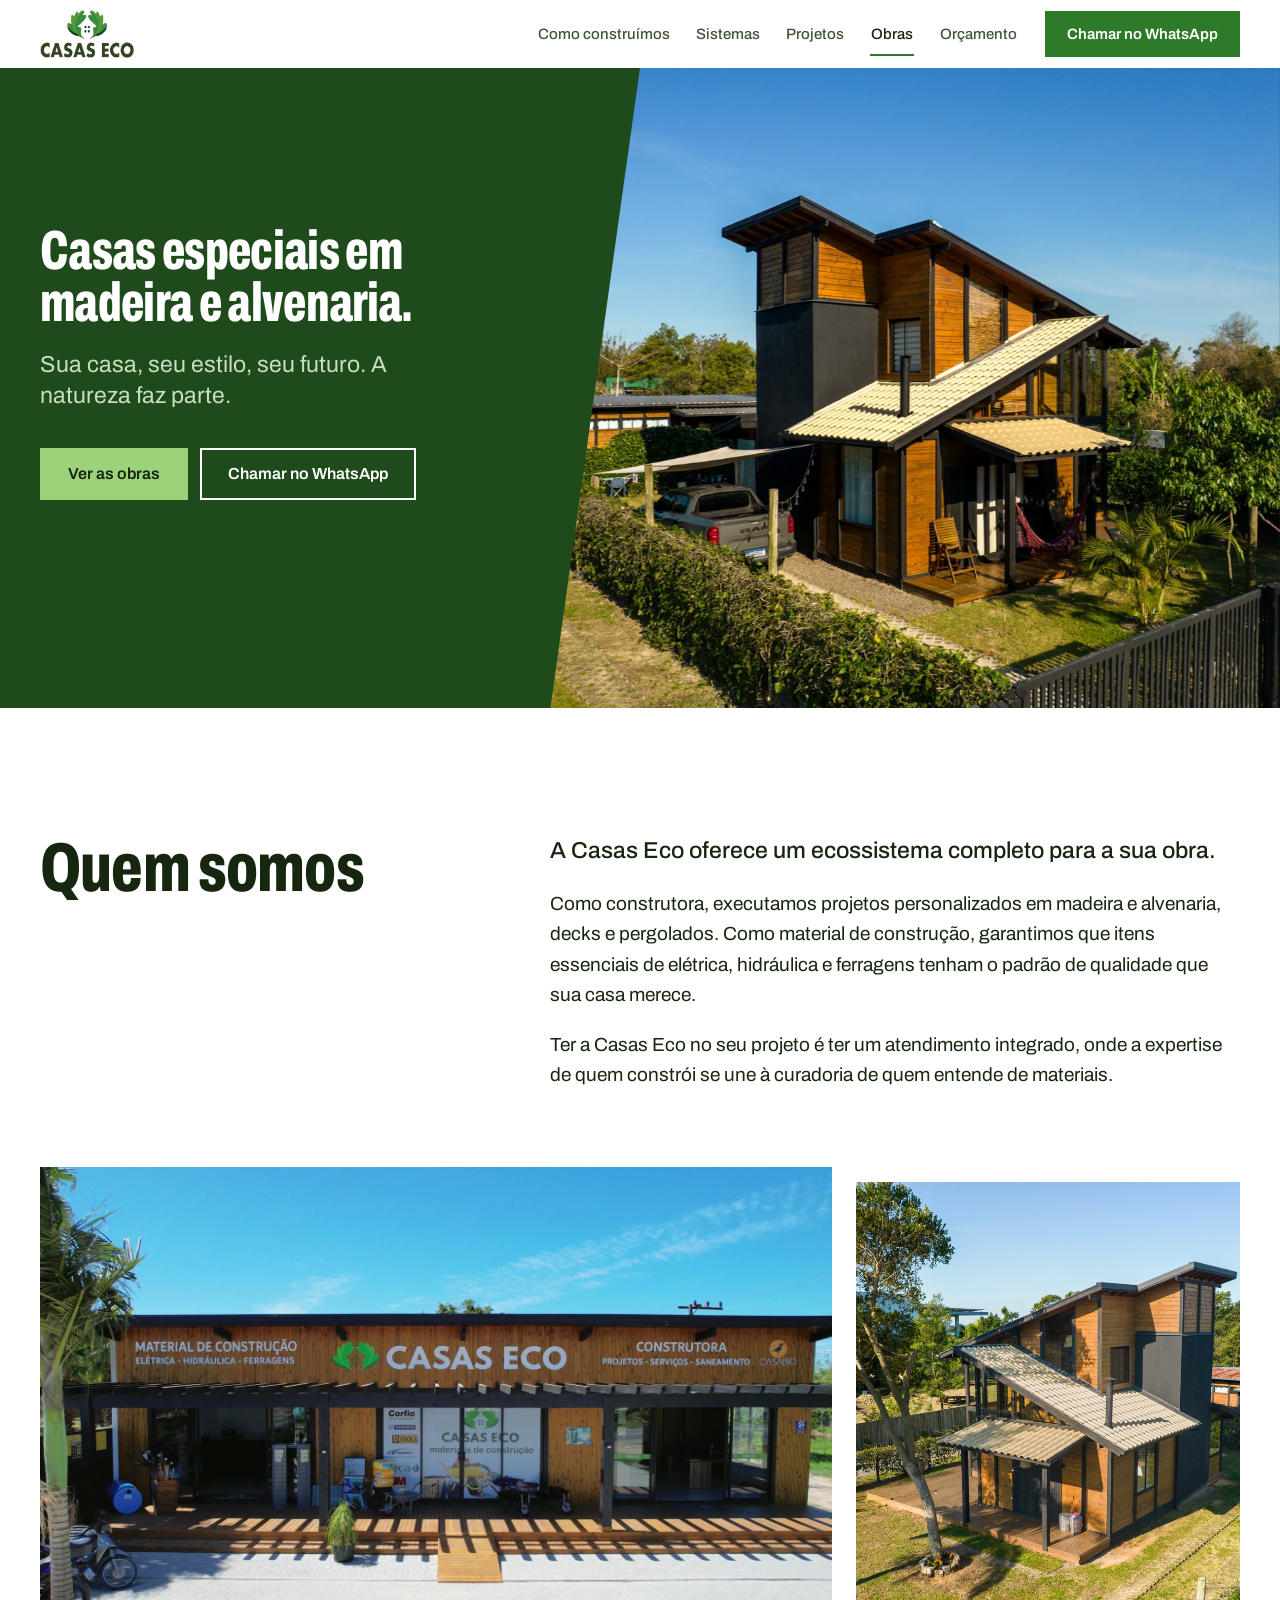
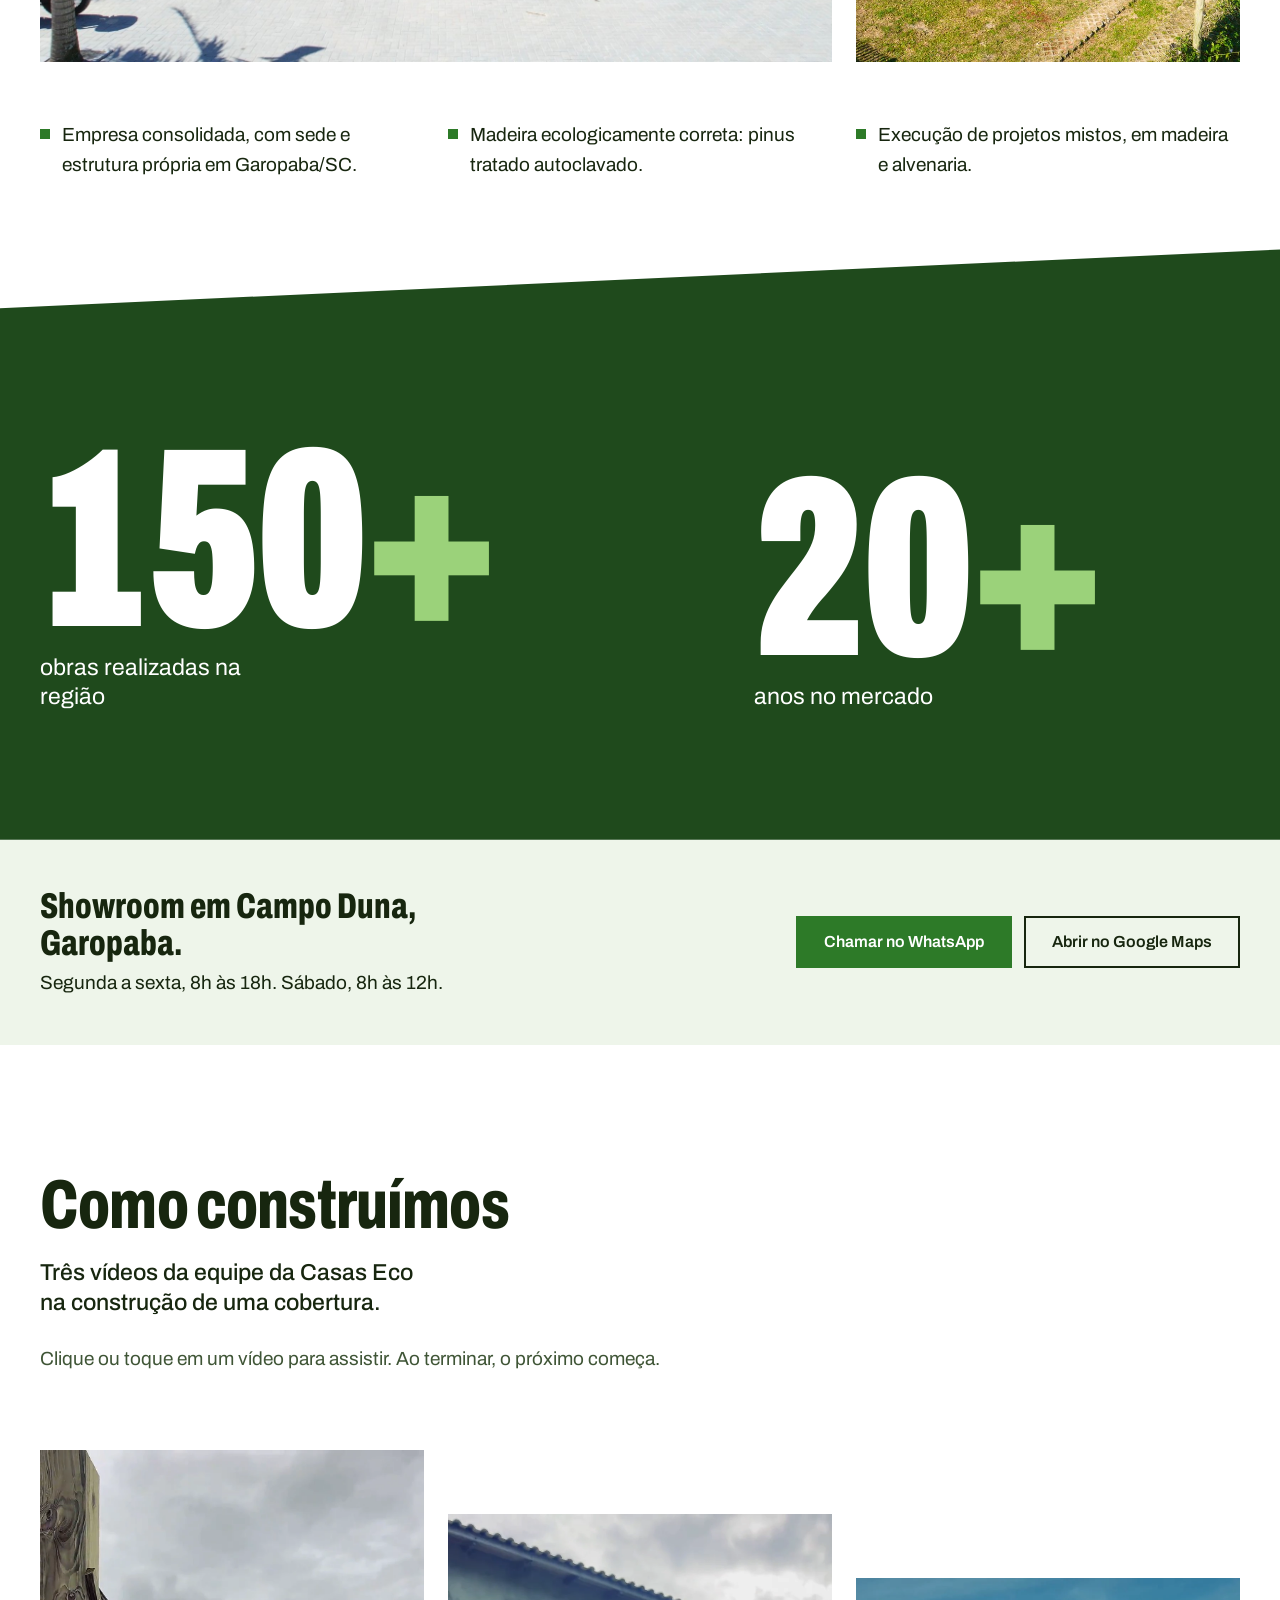
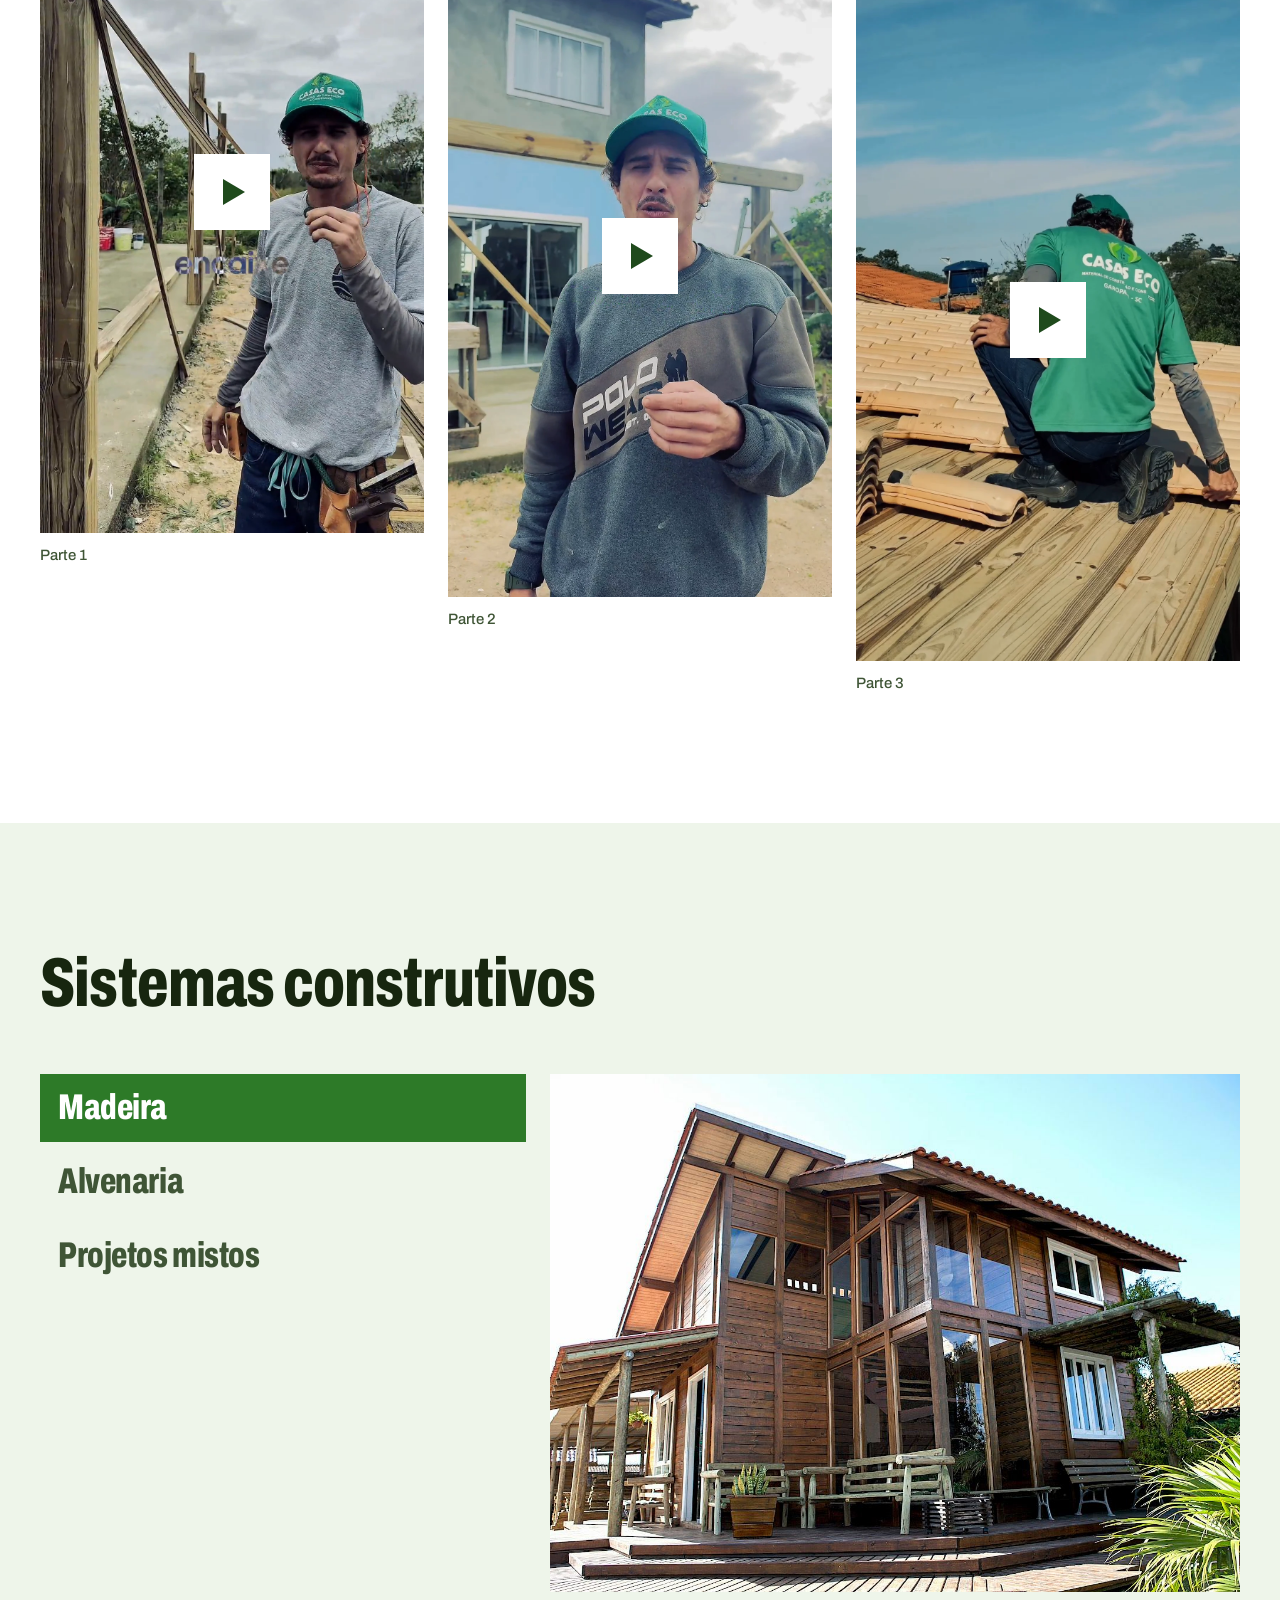
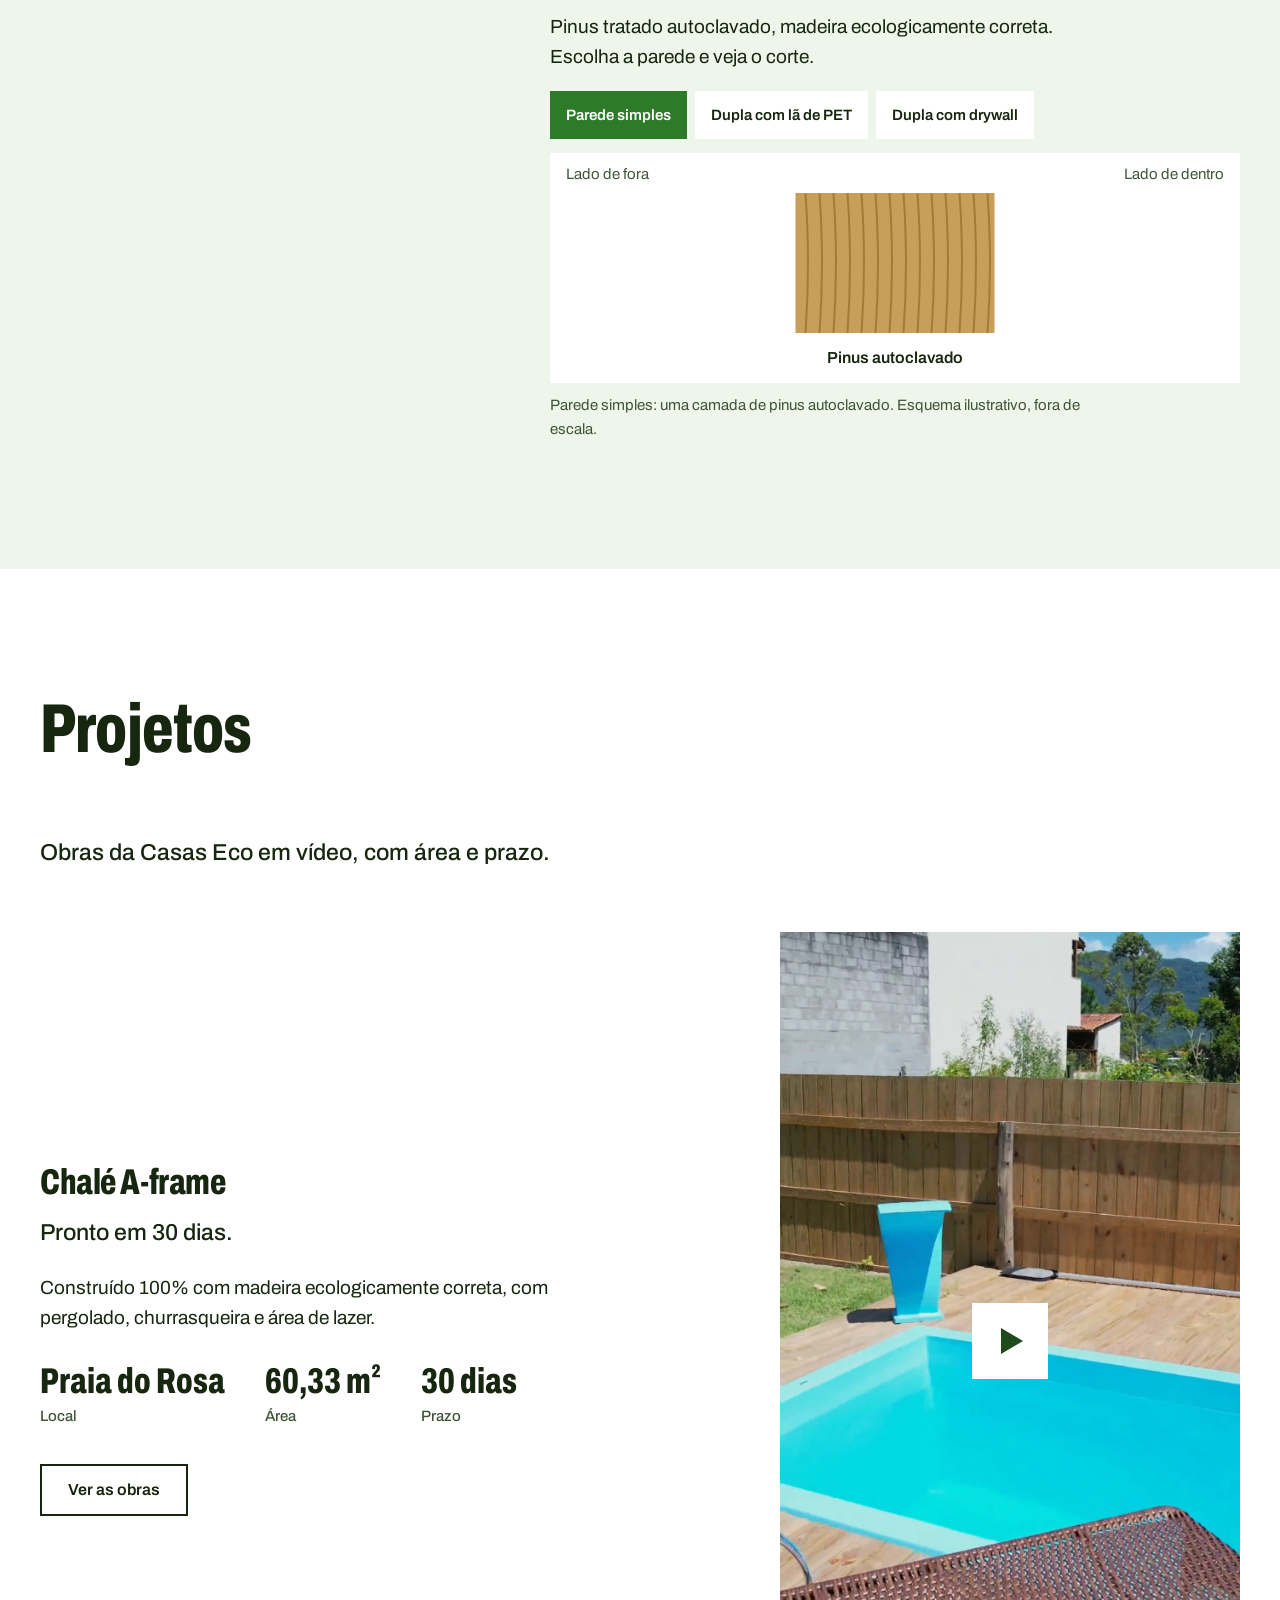
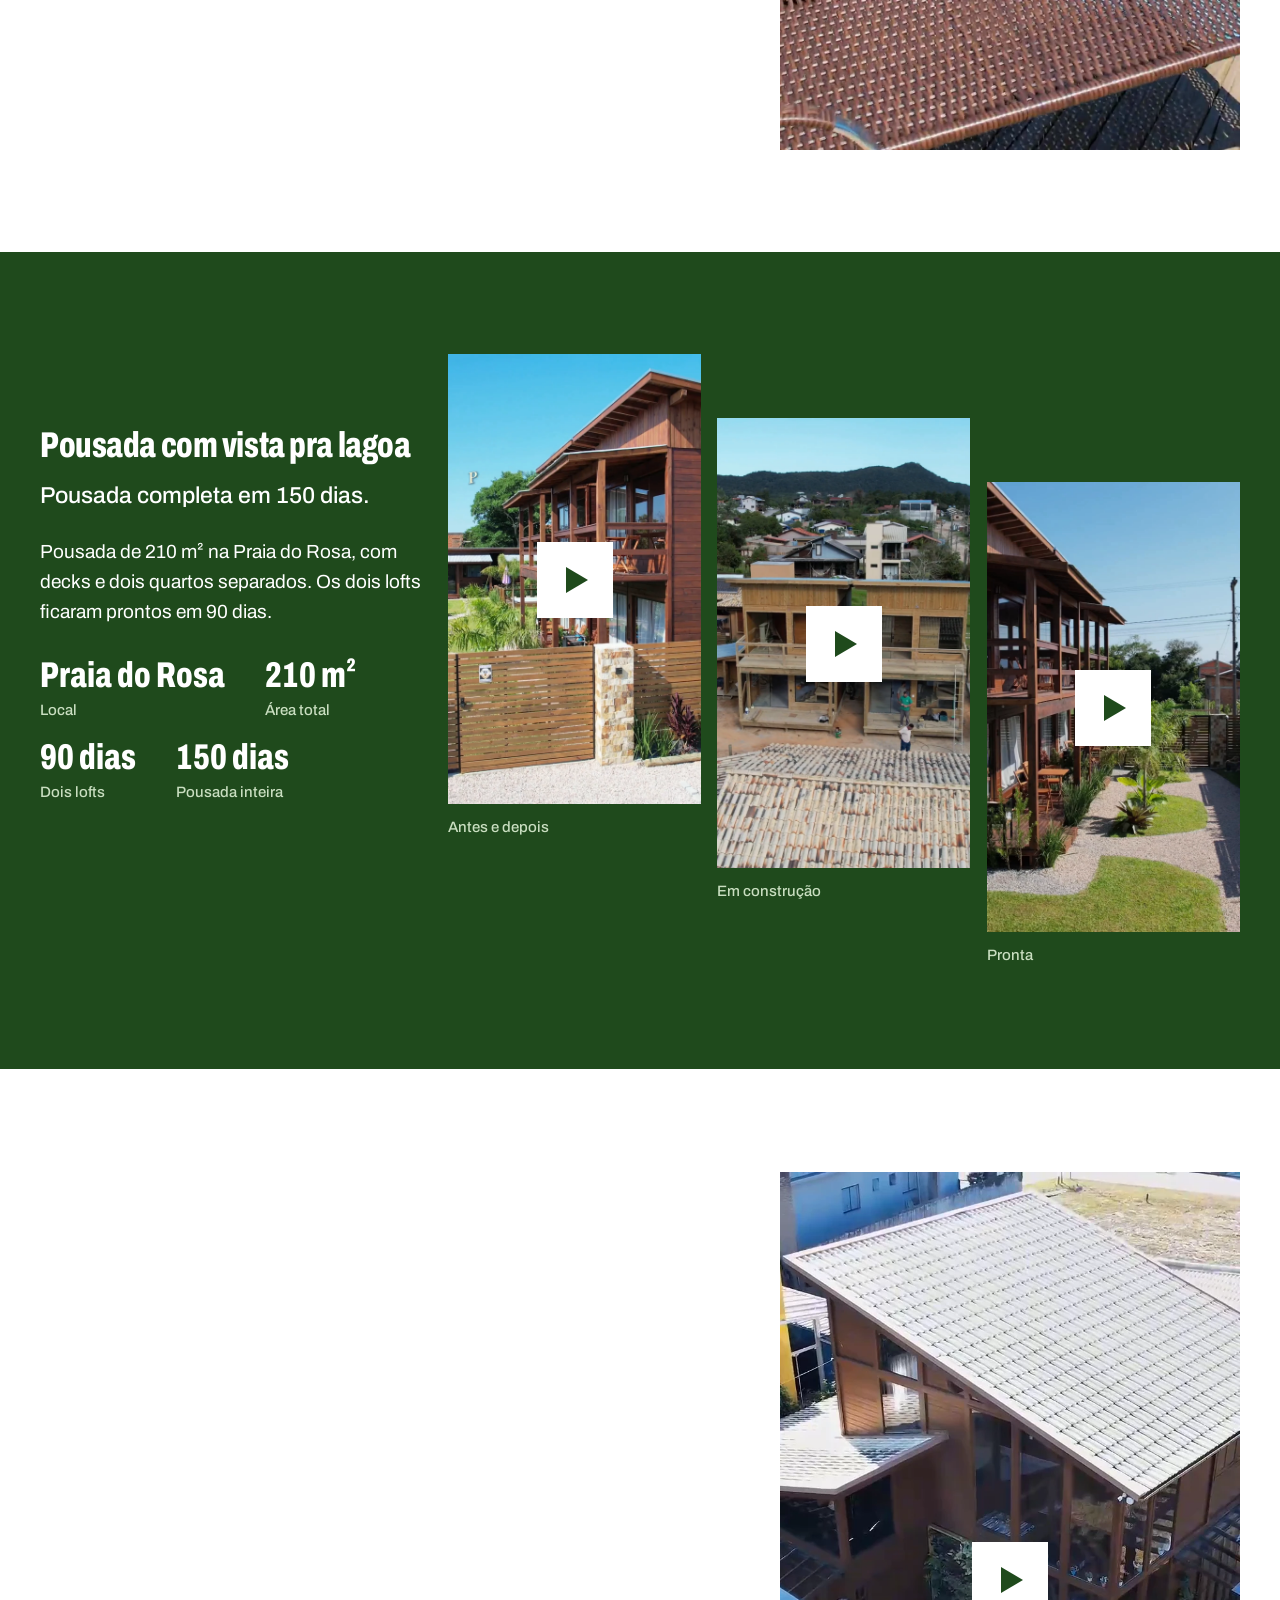
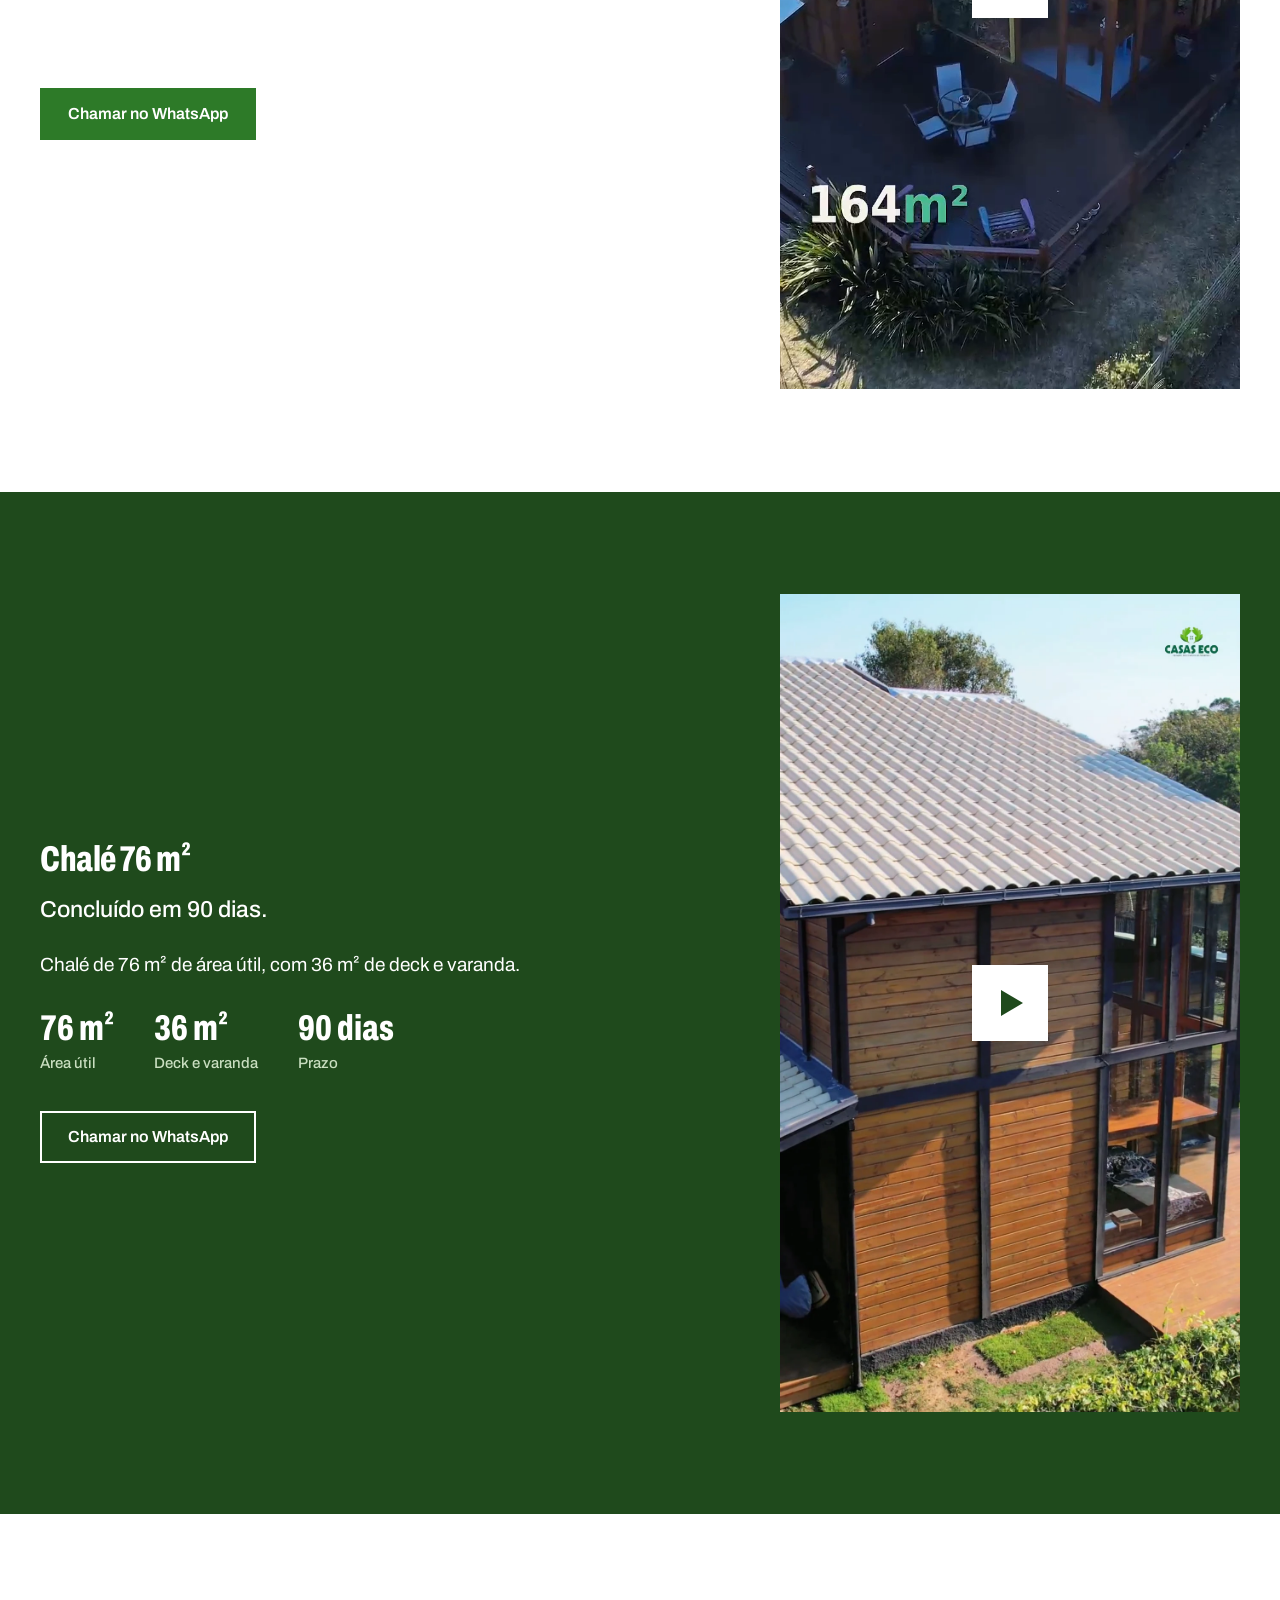
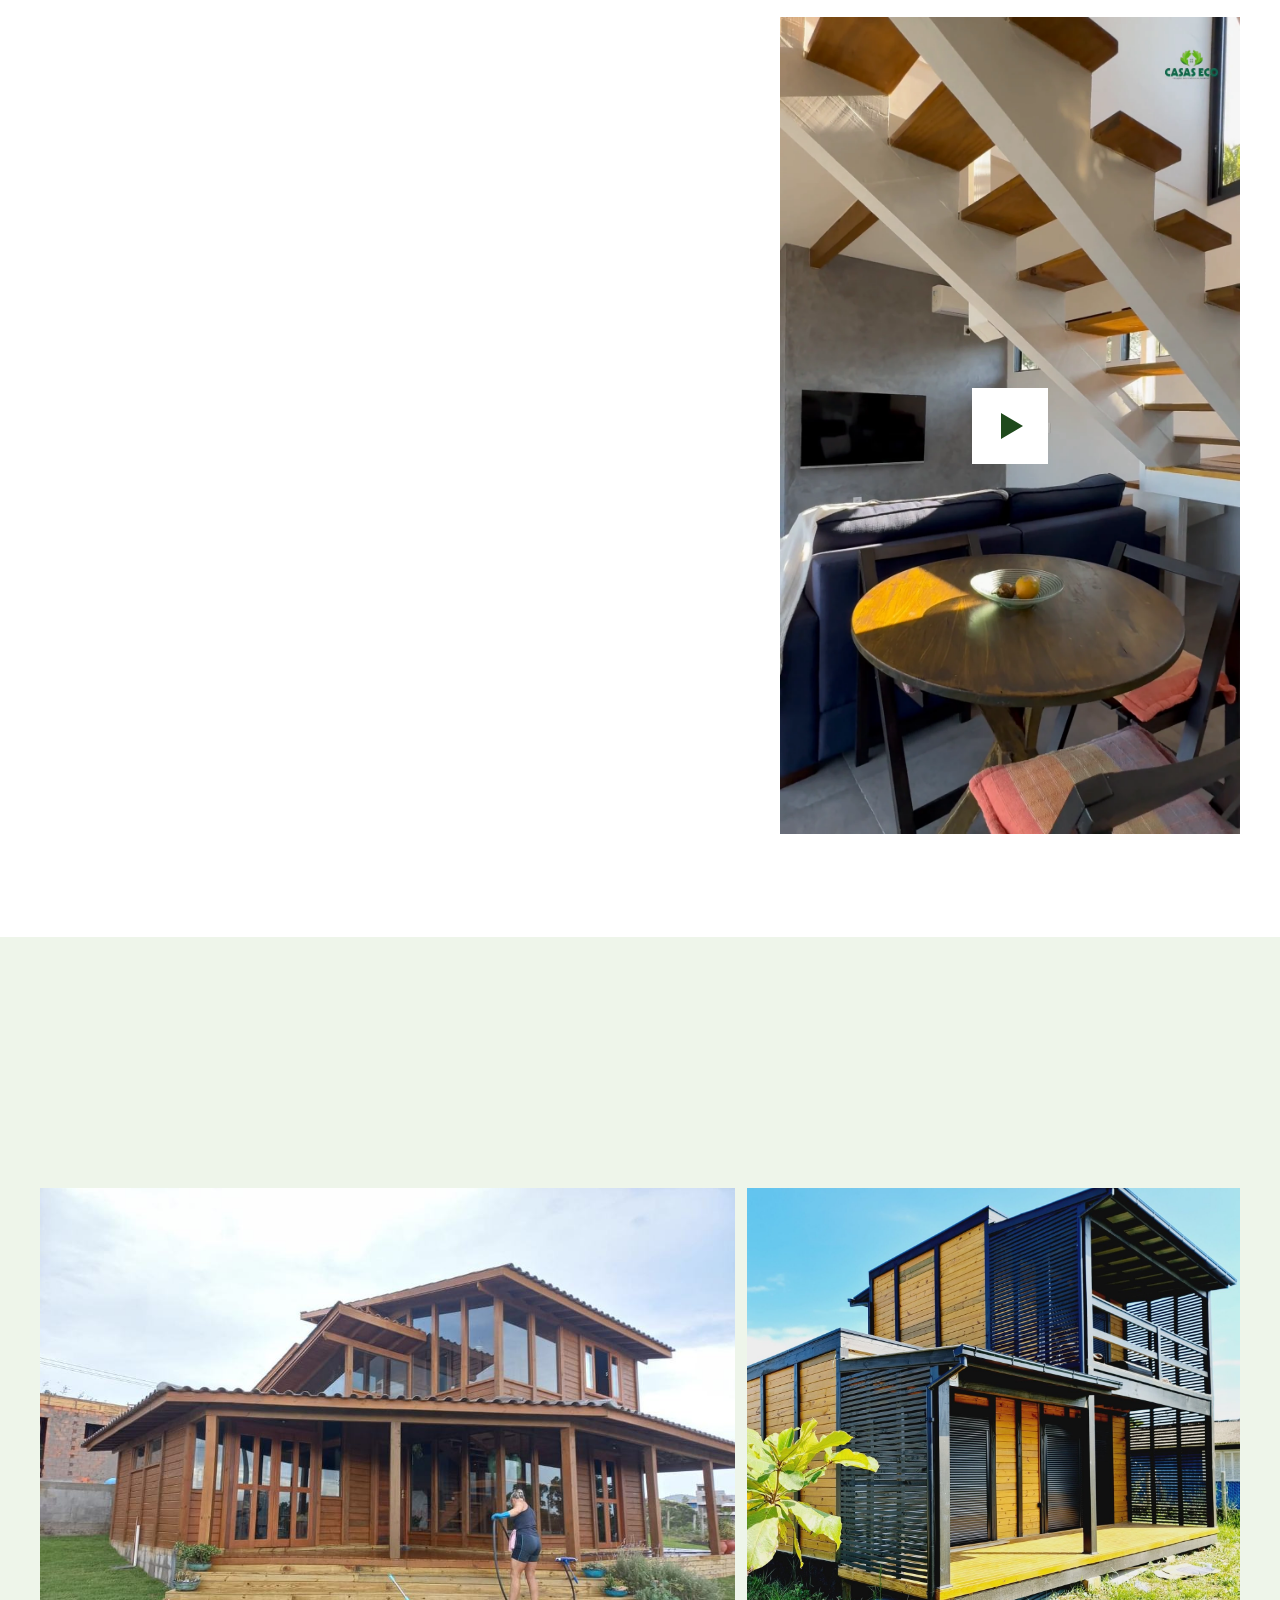
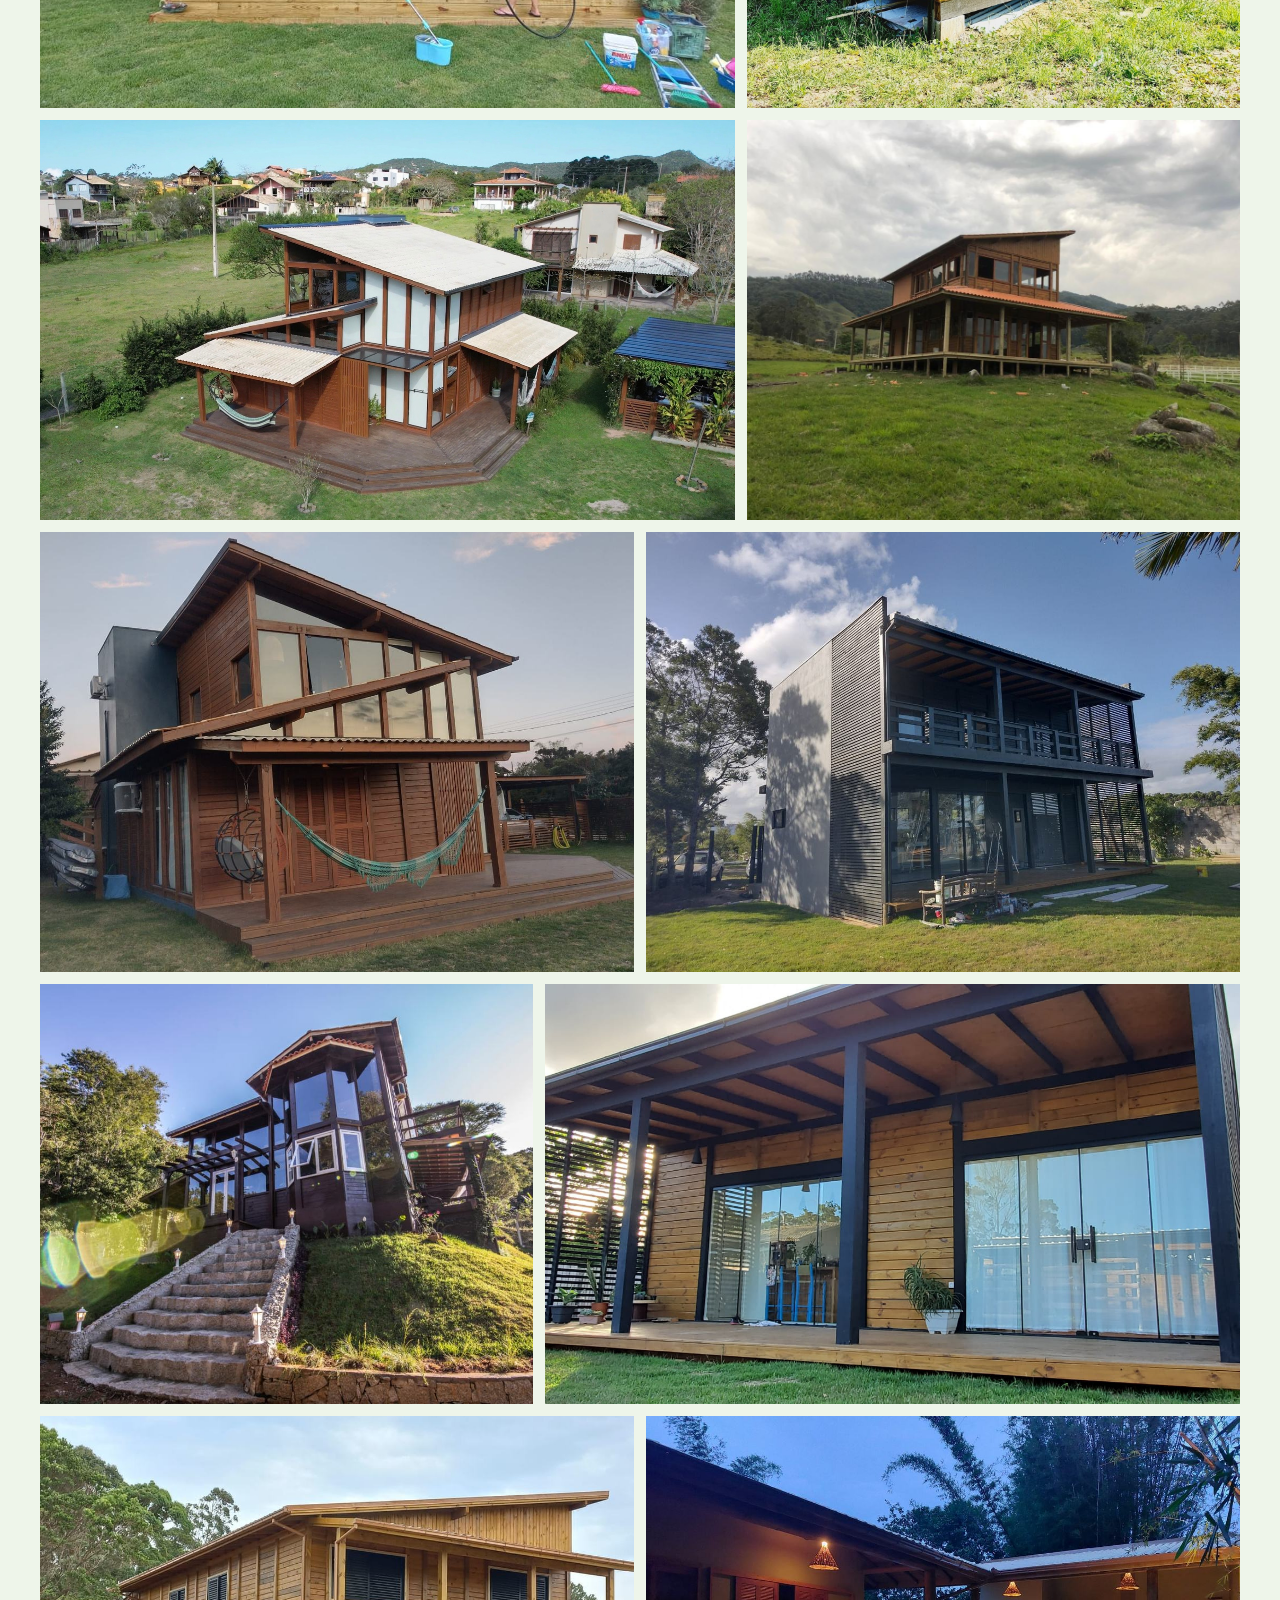
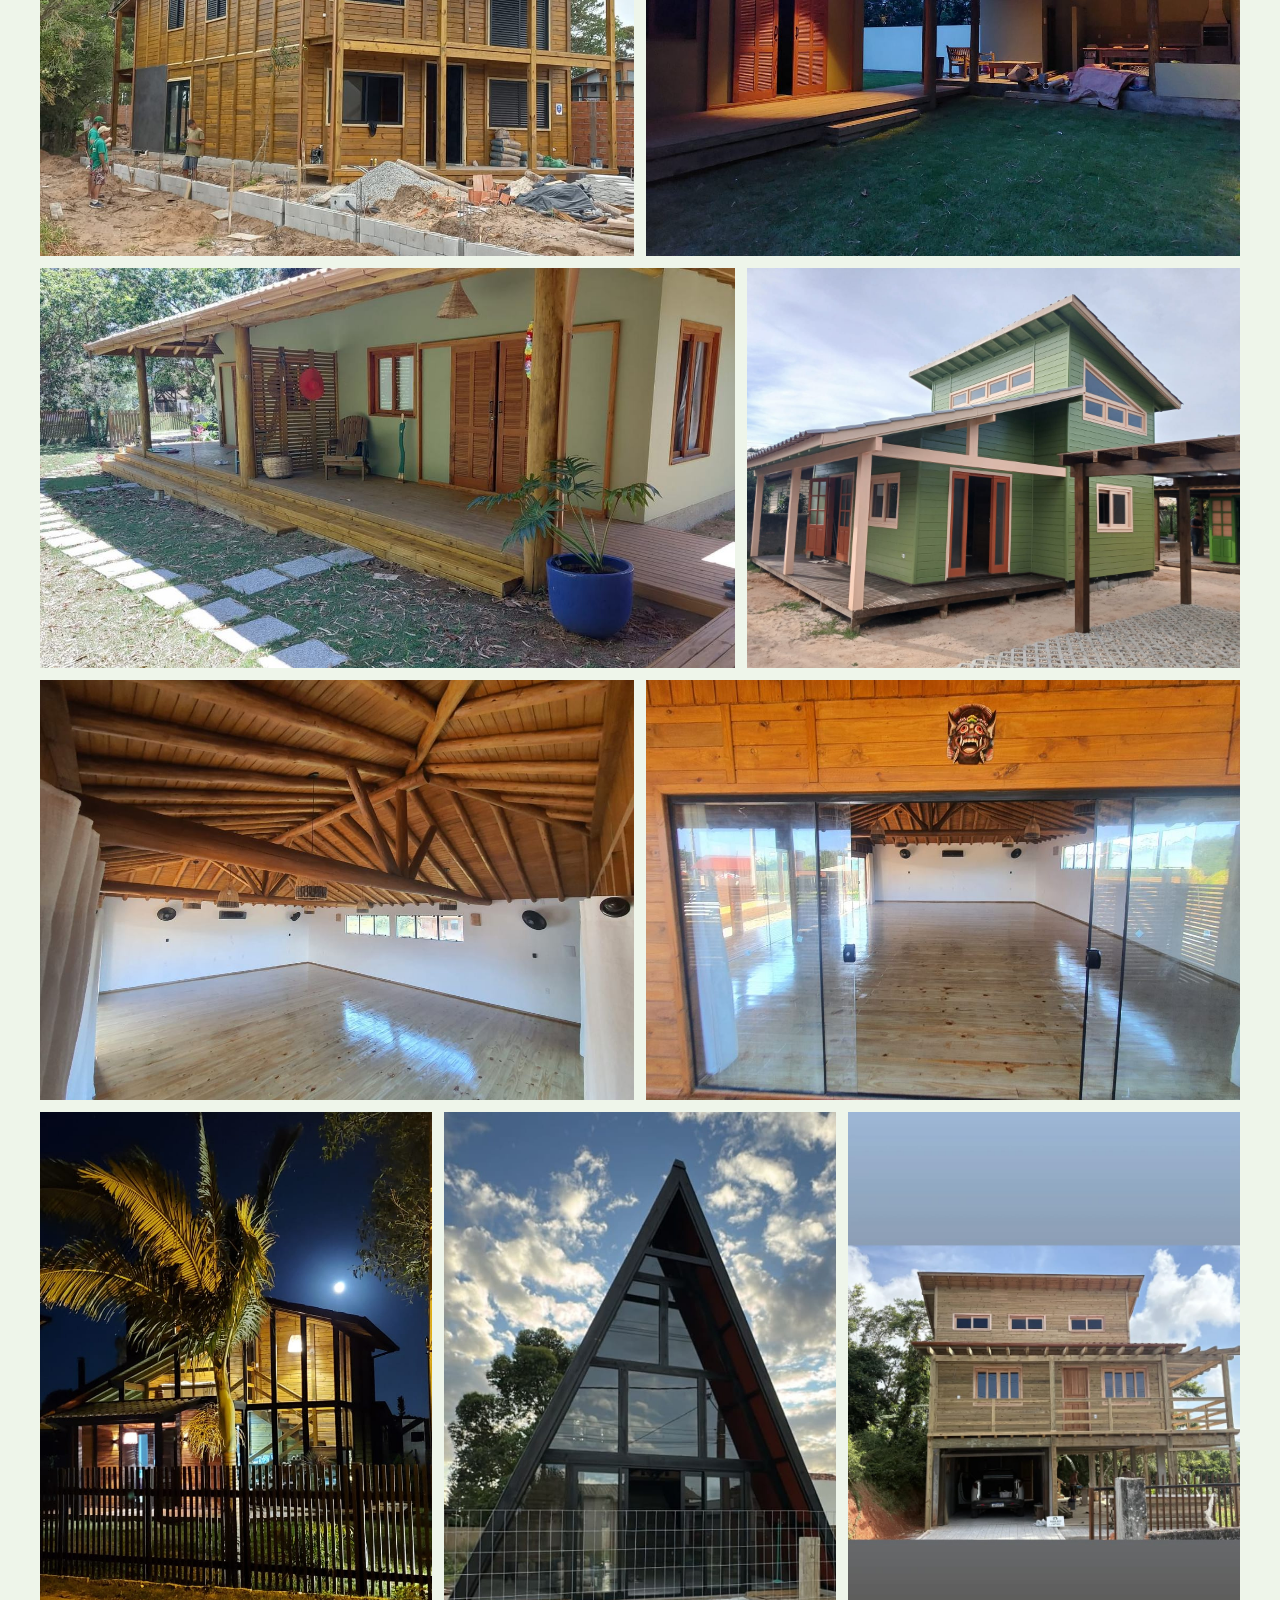
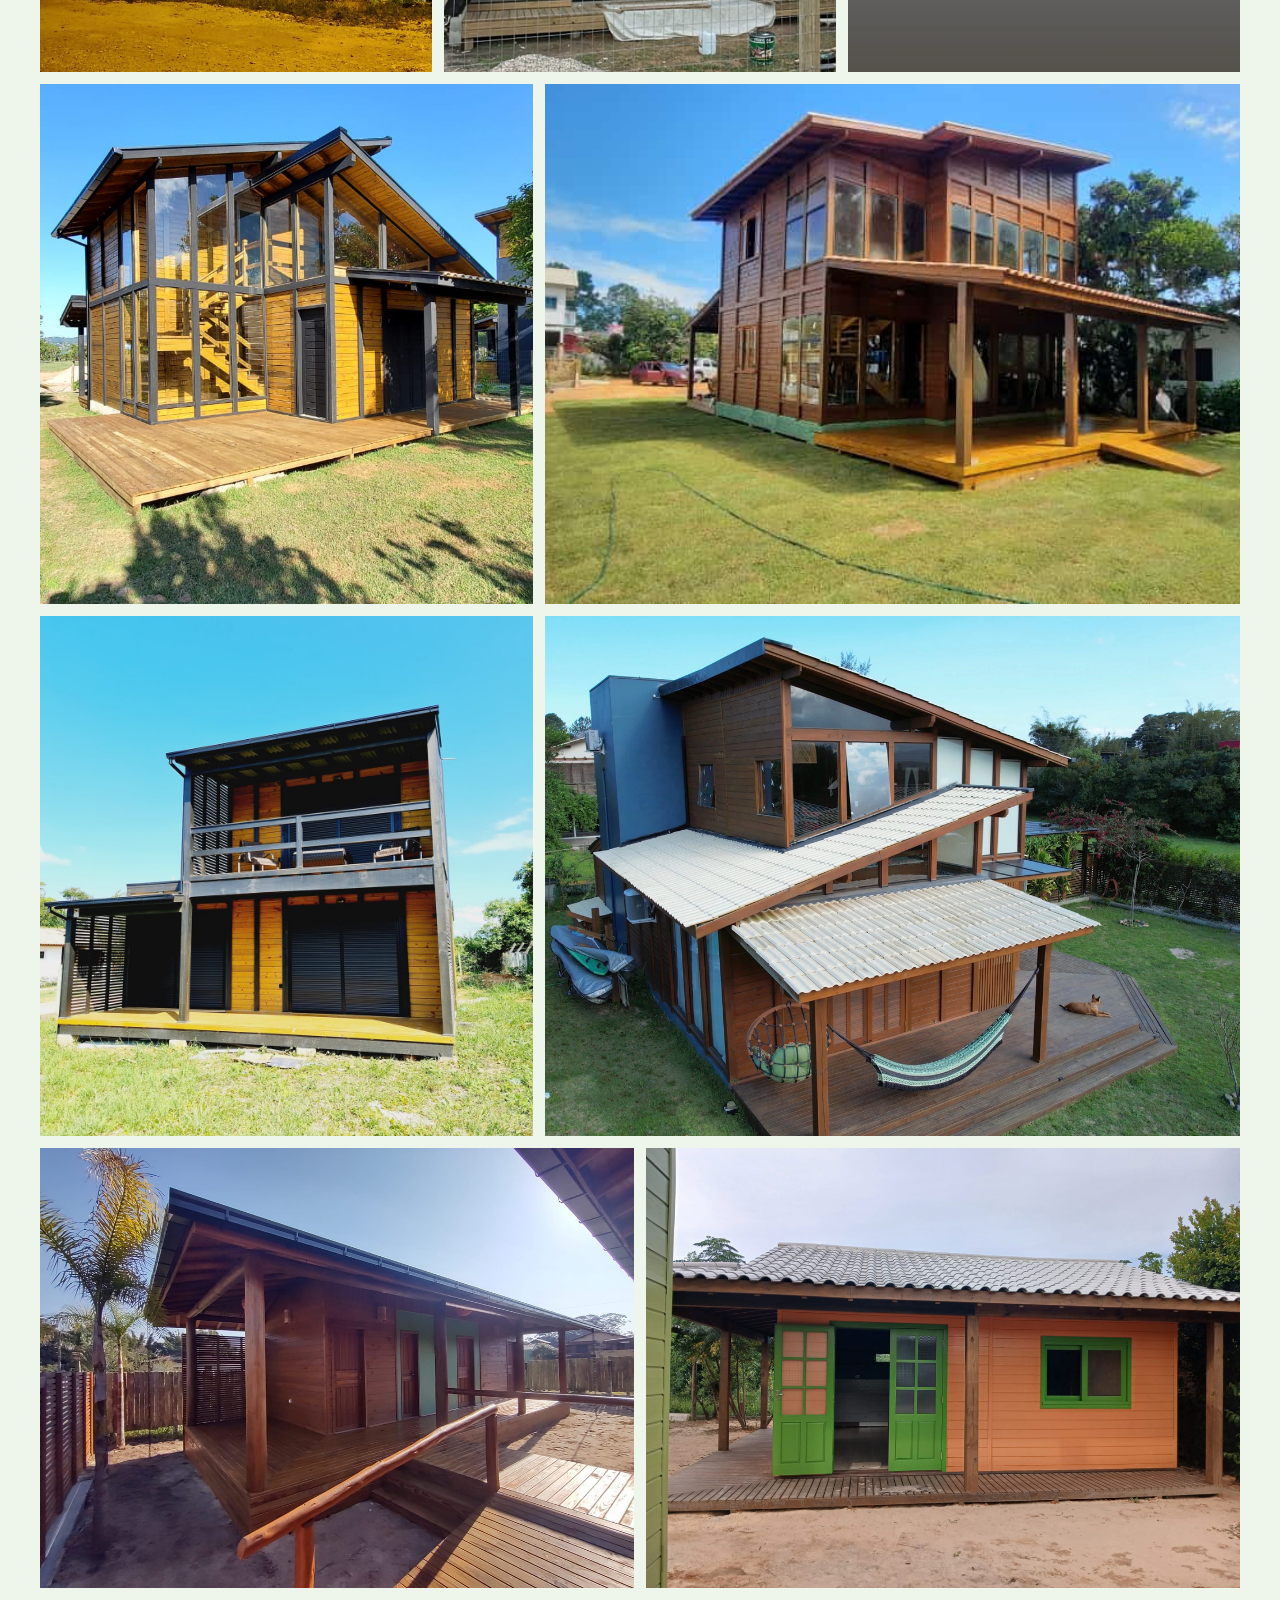
<file: index.html>
<!doctype html>
<html lang="pt-BR">
<head>
  <meta charset="utf-8">
  <meta name="viewport" content="width=device-width, initial-scale=1, viewport-fit=cover">
  <title>Casas Eco | Casas em madeira e alvenaria em Garopaba/SC</title>
  <meta name="description" content="Casas Eco: construtora e material de construção em Garopaba/SC. Casas especiais em madeira e alvenaria, decks e pergolados. Mais de 150 obras e 20 anos no mercado.">
  <meta name="theme-color" content="#1F4A1C">
  <meta property="og:type" content="website">
  <meta property="og:locale" content="pt_BR">
  <meta property="og:title" content="Casas Eco | Casas especiais em madeira e alvenaria">
  <meta property="og:description" content="Sua casa, seu estilo, seu futuro. A natureza faz parte. Construtora e material de construção em Garopaba/SC.">
  <meta property="og:image" content="img/hero.jpg">
  <link rel="icon" type="image/png" href="img/logo.png">
  <link rel="preload" href="fonts/archivo.woff2" as="font" type="font/woff2" crossorigin>
  <link rel="stylesheet" href="style.css">
</head>
<body>
<div id="topo" lang="pt-BR">
<a class="skip" href="#conteudo">Ir para o conteúdo</a>
<div class="pg" id="pg" aria-hidden="true"></div>
<div class="top-mark" id="topMark" aria-hidden="true"></div>

<header class="bar" id="bar">
  <div class="wrap bar-in">
    <a class="brand" href="#topo" aria-label="Casas Eco, início"><img src="img/logo.png" width="94" height="48" alt="Casas Eco"></a>
    <nav class="nav" id="nav" aria-label="Principal">
      <a href="#como-construimos">Como construímos</a>
      <a href="#sistemas">Sistemas</a>
      <a href="#projetos">Projetos</a>
      <a href="#obras">Obras</a>
      <a href="#orcamento">Orçamento</a>
      <a class="nav-cta" href="https://wa.me/5548996754334?text=Ol%C3%A1%2C%20Casas%20Eco%21%20Vi%20o%20portf%C3%B3lio%20de%20voc%C3%AAs%20e%20gostaria%20de%20conhecer%20melhor%20o%20trabalho%20de%20voc%C3%AAs.">Chamar no WhatsApp</a>
    </nav>
    <a class="btn btn--bar" href="https://wa.me/5548996754334?text=Ol%C3%A1%2C%20Casas%20Eco%21%20Vi%20o%20portf%C3%B3lio%20de%20voc%C3%AAs%20e%20gostaria%20de%20conhecer%20melhor%20o%20trabalho%20de%20voc%C3%AAs.">Chamar no WhatsApp</a>
    <button class="menu-btn" id="menuBtn" type="button" aria-expanded="false" aria-controls="nav"><span class="menu-ico" aria-hidden="true"></span><span class="menu-txt">Menu</span></button>
  </div>
</header>

<main id="conteudo" tabindex="-1">
  <section class="hero on-panel" aria-labelledby="h-hero">
    <div class="hero-text">
      <h1 id="h-hero">Casas especiais em madeira e alvenaria.</h1>
      <p class="sub">Sua casa, seu estilo, seu futuro. A natureza faz parte.</p>
      <div class="ctas">
        <a class="btn btn--solid" href="#obras">Ver as obras</a>
        <a class="btn btn--line" href="https://wa.me/5548996754334?text=Ol%C3%A1%2C%20Casas%20Eco%21%20Vi%20o%20portf%C3%B3lio%20de%20voc%C3%AAs%20e%20gostaria%20de%20conhecer%20melhor%20o%20trabalho%20de%20voc%C3%AAs.">Chamar no WhatsApp</a>
      </div>
    </div>
    <div class="hero-img"><img src="img/hero.jpg" srcset="img/hero-800.webp 800w, img/hero-1200.webp 1200w, img/hero-1600.webp 1600w, img/hero.jpg 2400w" sizes="(max-width: 860px) 136vw, 96vw" fetchpriority="high" width="2400" height="1348" alt="Casa de madeira da Casas Eco, com telhado inclinado e deck, cercada de vegetação"></div>
  </section>

  <section class="band" id="quem-somos" aria-labelledby="h-quem">
    <div class="wrap grid">
      <h2 class="c-head slide" id="h-quem">Quem somos</h2>
      <div class="c-body prose">
        <p class="lead">A Casas Eco oferece um ecossistema completo para a sua obra.</p>
        <p>Como construtora, executamos projetos personalizados em madeira e alvenaria, decks e pergolados. Como material de construção, garantimos que itens essenciais de elétrica, hidráulica e ferragens tenham o padrão de qualidade que sua casa merece.</p>
        <p>Ter a Casas Eco no seu projeto é ter um atendimento integrado, onde a expertise de quem constrói se une à curadoria de quem entende de materiais.</p>
      </div>
      <figure class="ph ph--wide slide"><img src="img/loja.jpg" width="1800" height="1018" loading="lazy" alt="Loja e escritório da Casas Eco, com fachada em madeira e pergolado"></figure>
      <figure class="ph ph--tall slide"><img src="img/aerea.jpg" width="1640" height="921" loading="lazy" alt="Vista aérea de uma casa de madeira construída pela Casas Eco"></figure>
      <ul class="points">
        <li>Empresa consolidada, com sede e estrutura própria em Garopaba/SC.</li>
        <li>Madeira ecologicamente correta: pinus tratado autoclavado.</li>
        <li>Execução de projetos mistos, em madeira e alvenaria.</li>
      </ul>
    </div>
  </section>

  <section class="band cut on-panel stats" id="experiencia" aria-label="Experiência da empresa">
    <div class="wrap grid">
      <p class="stat stat--main">
        <span class="num"><span class="sr">Mais de </span><span data-to="150">150</span><span class="plus" aria-hidden="true">+</span></span>
        <span class="what">obras realizadas na região</span>
      </p>
      <p class="stat stat--side">
        <span class="num"><span class="sr">Mais de </span><span data-to="20">20</span><span class="plus" aria-hidden="true">+</span></span>
        <span class="what">anos no mercado</span>
      </p>
    </div>
  </section>

  <section class="quick" aria-label="Falar com a Casas Eco">
    <div class="wrap quick-in">
      <p class="quick-t"><strong>Showroom em Campo Duna, Garopaba.</strong> Segunda a sexta, 8h às 18h. Sábado, 8h às 12h.</p>
      <div class="ctas">
        <a class="btn btn--solid" href="https://wa.me/5548996754334?text=Ol%C3%A1%2C%20Casas%20Eco%21%20Vi%20o%20portf%C3%B3lio%20de%20voc%C3%AAs%20e%20gostaria%20de%20conhecer%20melhor%20o%20trabalho%20de%20voc%C3%AAs.">Chamar no WhatsApp</a>
        <a class="btn btn--line" href="https://www.google.com/maps/place/CASAS+ECO/data=!4m2!3m1!1s0x0:0xa97b5b66048f490a?sa=X&amp;ved=1t:2428&amp;hl=pt-BR&amp;ictx=111" target="_blank" rel="noopener">Abrir no Google Maps</a>
      </div>
    </div>
  </section>

  <section class="band" id="como-construimos" aria-labelledby="h-como">
    <div class="wrap">
      <div class="grid">
        <div class="head-copy slide">
          <h2 id="h-como">Como construímos</h2>
          <p class="lead">Três vídeos da equipe da Casas Eco na construção de uma cobertura.</p>
          <p class="muted">Clique ou toque em um vídeo para assistir. Ao terminar, o próximo começa.</p>
        </div>
      </div>
      <div class="reel" id="reel">
        <figure><div class="vid"><video playsinline preload="none" data-poster="video/cobertura-1.webp" src="video/cobertura-1.mp4" aria-label="Cobertura, parte 1"></video><button class="vplay" type="button" aria-label="Reproduzir: Cobertura, parte 1"><span aria-hidden="true"></span></button></div><figcaption>Parte 1</figcaption></figure>
        <figure><div class="vid"><video playsinline preload="none" data-poster="video/cobertura-2.webp" src="video/cobertura-2.mp4" aria-label="Cobertura, parte 2"></video><button class="vplay" type="button" aria-label="Reproduzir: Cobertura, parte 2"><span aria-hidden="true"></span></button></div><figcaption>Parte 2</figcaption></figure>
        <figure><div class="vid"><video playsinline preload="none" data-poster="video/cobertura-3.webp" src="video/cobertura-3.mp4" aria-label="Cobertura, parte 3"></video><button class="vplay" type="button" aria-label="Reproduzir: Cobertura, parte 3"><span aria-hidden="true"></span></button></div><figcaption>Parte 3</figcaption></figure>
      </div>
      <div class="reel-dots" id="reelDots" aria-label="Escolher vídeo">
        <button type="button" aria-label="Parte 1" aria-current="true"></button>
        <button type="button" aria-label="Parte 2"></button>
        <button type="button" aria-label="Parte 3"></button>
      </div>
    </div>
  </section>

  <section class="band alt" id="sistemas" aria-labelledby="h-sis">
    <div class="wrap grid">
      <h2 id="h-sis" style="grid-column:1/-1">Sistemas construtivos</h2>
      <div class="sys" role="tablist" aria-orientation="vertical" aria-label="Sistemas construtivos">
        <button type="button" role="tab" id="t1" aria-selected="true" aria-controls="p1">Madeira</button>
        <button type="button" role="tab" id="t2" aria-selected="false" aria-controls="p2" tabindex="-1">Alvenaria</button>
        <button type="button" role="tab" id="t3" aria-selected="false" aria-controls="p3" tabindex="-1">Projetos mistos</button>
      </div>
      <div class="sys-view">
        <div role="tabpanel" id="p1" aria-labelledby="t1">
          <figure><img src="img/madeira.jpg" width="1330" height="879" loading="lazy" alt="Casa de madeira de dois pavimentos com varanda e deck"></figure>
          <p>Pinus tratado autoclavado, madeira ecologicamente correta. Escolha a parede e veja o corte.</p>
          <fieldset class="wall">
            <legend class="sr">Tipo de parede</legend>
            <label><input type="radio" name="wall" value="simples" checked><span>Parede simples</span></label>
            <label><input type="radio" name="wall" value="pet"><span>Dupla com lã de PET</span></label>
            <label><input type="radio" name="wall" value="drywall"><span>Dupla com drywall</span></label>
          </fieldset>
          <figure class="wall-fig">
            <svg id="wallSvg" viewBox="0 0 600 230" role="img" aria-labelledby="wallCap"></svg>
            <figcaption id="wallCap">Parede simples: uma camada de pinus autoclavado. Esquema ilustrativo, fora de escala.</figcaption>
          </figure>
        </div>
        <div role="tabpanel" id="p2" aria-labelledby="t2" hidden>
          <figure><img src="img/alvenaria.jpg" width="1400" height="1050" loading="lazy" alt="Varanda de casa com portas venezianas de madeira ao entardecer"></figure>
          <p>Mais resistência, segurança e durabilidade para o seu lar.</p>
        </div>
        <div role="tabpanel" id="p3" aria-labelledby="t3" hidden>
          <figure><img src="img/mista.jpg" width="1120" height="843" loading="lazy" alt="Casa de dois pavimentos que combina madeira e alvenaria"></figure>
          <p>Projetos que combinam madeira e alvenaria na mesma construção.</p>
        </div>
      </div>
    </div>
  </section>

  <section class="projects" id="projetos" aria-labelledby="h-proj">
    <div class="band proj-intro">
      <div class="wrap grid">
        <h2 class="c-head slide" id="h-proj">Projetos</h2>
        <p class="lead c-body slide">Obras da Casas Eco em vídeo, com área e prazo.</p>
      </div>
    </div>
    <article class="proj proj--a">
    <div class="wrap grid proj-row">
      <div class="proj-copy slide">
        <h3 id="h-chale">Chalé A-frame</h3>
        <p class="lead">Pronto em 30 dias.</p>
        <p class="prose">Construído 100% com madeira ecologicamente correta, com pergolado, churrasqueira e área de lazer.</p>
        <dl class="dl">
          <div><dt>Local</dt><dd>Praia do Rosa</dd></div>
          <div><dt>Área</dt><dd>60,33 m²</dd></div>
          <div><dt>Prazo</dt><dd>30 dias</dd></div>
        </dl>
        <a class="btn btn--line" href="#obras">Ver as obras</a>
      </div>
      <figure class="proj-video">
        <div class="vid"><video playsinline preload="none" data-poster="video/chale-aframe.webp" src="video/chale-aframe.mp4" aria-label="Vídeo do chalé A-frame da Casas Eco"></video><button class="vplay" type="button" aria-label="Reproduzir: Vídeo do chalé A-frame da Casas Eco"><span aria-hidden="true"></span></button></div>
      </figure>
    </div>
    </article>
    <article class="proj proj--b on-panel">
    <div class="wrap grid proj-row proj-row--duo">
      <div class="proj-copy slide">
        <h3 id="h-lagoa">Pousada com vista pra lagoa</h3>
        <p class="lead">Pousada completa em 150 dias.</p>
        <p class="prose">Pousada de 210 m² na Praia do Rosa, com decks e dois quartos separados. Os dois lofts ficaram prontos em 90 dias.</p>
        <dl class="dl">
          <div><dt>Local</dt><dd>Praia do Rosa</dd></div>
          <div><dt>Área total</dt><dd>210 m²</dd></div>
          <div><dt>Dois lofts</dt><dd>90 dias</dd></div>
          <div><dt>Pousada inteira</dt><dd>150 dias</dd></div>
        </dl>
        <a class="btn btn--line" href="https://wa.me/5548996754334?text=Ol%C3%A1%2C%20Casas%20Eco%21%20Vi%20o%20projeto%20%22Pousada%20com%20vista%20pra%20lagoa%22%20no%20portf%C3%B3lio%20e%20gostaria%20de%20saber%20mais.">Chamar no WhatsApp</a>
      </div>
      <div class="proj-duo proj-duo--3">
        <figure><div class="vid"><video playsinline preload="none" data-poster="video/pousada-antes-depois.webp" src="video/pousada-antes-depois.mp4" aria-label="Pousada com vista pra lagoa: antes e depois"></video><button class="vplay" type="button" aria-label="Reproduzir: Pousada com vista pra lagoa: antes e depois"><span aria-hidden="true"></span></button></div><figcaption>Antes e depois</figcaption></figure>
        <figure><div class="vid"><video playsinline preload="none" data-poster="video/pousada-construcao.webp" src="video/pousada-construcao.mp4" aria-label="Pousada com vista pra lagoa: obra em construção"></video><button class="vplay" type="button" aria-label="Reproduzir: Pousada com vista pra lagoa: obra em construção"><span aria-hidden="true"></span></button></div><figcaption>Em construção</figcaption></figure>
        <figure><div class="vid"><video playsinline preload="none" data-poster="video/pousada-pronta.webp" src="video/pousada-pronta.mp4" aria-label="Pousada com vista pra lagoa: obra pronta"></video><button class="vplay" type="button" aria-label="Reproduzir: Pousada com vista pra lagoa: obra pronta"><span aria-hidden="true"></span></button></div><figcaption>Pronta</figcaption></figure>
      </div>
    </div>
    </article>
    <article class="proj proj--c">
    <div class="wrap grid proj-row">
      <div class="proj-copy slide">
        <h3 id="h-casa120">Casa 2 pisos</h3>
        <p class="lead">Pronta em 120 dias.</p>
        <p class="prose">Casa de 164 m² com 3 quartos, sendo 1 suíte, e 50 m² de área externa.</p>
        <dl class="dl">
          <div><dt>Área</dt><dd>164 m²</dd></div>
          <div><dt>Área externa</dt><dd>50 m²</dd></div>
          <div><dt>Quartos</dt><dd>3</dd></div>
          <div><dt>Prazo</dt><dd>120 dias</dd></div>
        </dl>
        <a class="btn btn--solid" href="https://wa.me/5548996754334?text=Ol%C3%A1%2C%20Casas%20Eco%21%20Vi%20o%20projeto%20%22Casa%202%20pisos%22%20no%20portf%C3%B3lio%20e%20gostaria%20de%20saber%20mais.">Chamar no WhatsApp</a>
      </div>
      <figure class="proj-video">
        <div class="vid"><video playsinline preload="none" data-poster="video/casa-2-pisos.webp" src="video/casa-2-pisos.mp4" aria-label="Vídeo de uma casa de madeira de 164 m² com 3 quartos, pronta em 120 dias"></video><button class="vplay" type="button" aria-label="Reproduzir: Vídeo de uma casa de madeira de 164 m² com 3 quartos, pronta em 120 dias"><span aria-hidden="true"></span></button></div>
      </figure>
    </div>
    </article>
    <article class="proj proj--d on-panel">
    <div class="wrap grid proj-row">
      <div class="proj-copy slide">
        <h3 id="h-chale76">Chalé 76 m²</h3>
        <p class="lead">Concluído em 90 dias.</p>
        <p class="prose">Chalé de 76 m² de área útil, com 36 m² de deck e varanda.</p>
        <dl class="dl">
          <div><dt>Área útil</dt><dd>76 m²</dd></div>
          <div><dt>Deck e varanda</dt><dd>36 m²</dd></div>
          <div><dt>Prazo</dt><dd>90 dias</dd></div>
        </dl>
        <a class="btn btn--line" href="https://wa.me/5548996754334?text=Ol%C3%A1%2C%20Casas%20Eco%21%20Vi%20o%20projeto%20%22Chal%C3%A9%2076%20m%C2%B2%22%20no%20portf%C3%B3lio%20e%20gostaria%20de%20saber%20mais.">Chamar no WhatsApp</a>
      </div>
      <figure class="proj-video">
        <div class="vid"><video playsinline preload="none" data-poster="video/chale-76.webp" src="video/chale-76.mp4" aria-label="Vídeo do chalé de 76 m² de área útil, concluído em 90 dias"></video><button class="vplay" type="button" aria-label="Reproduzir: Vídeo do chalé de 76 m² de área útil, concluído em 90 dias"><span aria-hidden="true"></span></button></div>
      </figure>
    </div>
    </article>
    <article class="proj proj--e">
    <div class="wrap grid proj-row">
      <div class="proj-copy slide">
        <h3 id="h-casa150">Casa 2 pisos com vista pra lagoa</h3>
        <p class="lead">150 m² com parede dupla de drywall.</p>
        <p class="prose">Casa de dois pisos com vista para a lagoa, construída com parede dupla com drywall.</p>
        <dl class="dl">
          <div><dt>Área</dt><dd>150 m²</dd></div>
          <div><dt>Pavimentos</dt><dd>2</dd></div>
          <div><dt>Parede</dt><dd>Dupla, com drywall</dd></div>
        </dl>
        <a class="btn btn--solid" href="https://wa.me/5548996754334?text=Ol%C3%A1%2C%20Casas%20Eco%21%20Vi%20o%20projeto%20%22Casa%202%20pisos%20com%20vista%20pra%20lagoa%22%20no%20portf%C3%B3lio%20e%20gostaria%20de%20saber%20mais.">Chamar no WhatsApp</a>
      </div>
      <figure class="proj-video">
        <div class="vid"><video playsinline preload="none" data-poster="video/casa-lagoa.webp" src="video/casa-lagoa.mp4" aria-label="Vídeo da Casa de 2 pisos com vista pra lagoa, 150 m², parede dupla com drywall"></video><button class="vplay" type="button" aria-label="Reproduzir: Vídeo da Casa de 2 pisos com vista pra lagoa, 150 m², parede dupla com drywall"><span aria-hidden="true"></span></button></div>
      </figure>
    </div>
    </article>
  </section>

  <section class="band alt" id="obras" aria-labelledby="h-obras">
    <div class="wrap">
      <div class="gal-head"><h2 id="h-obras">Portfólio de obras</h2><p class="muted">25 fotos. Clique ou toque em uma para ampliar.</p></div>
      <div class="gal" id="gal">
        <button type="button" style="--s:7;--r:520" aria-haspopup="dialog" aria-label="Ampliar foto"><img src="img/g037.jpg" width="1041" height="781" loading="lazy" alt="Casa de madeira de dois pavimentos, com deck e varanda ampla"></button>
        <button type="button" style="--s:5;--r:520" aria-haspopup="dialog" aria-label="Ampliar foto"><img src="img/g066.jpg" width="1500" height="2000" loading="lazy" alt="Casa de madeira escura com dois pavimentos e deck amarelo"></button>
        <button type="button" style="--s:7;--r:400" aria-haspopup="dialog" aria-label="Ampliar foto"><img src="img/g054.jpg" width="1384" height="804" loading="lazy" alt="Casa de madeira com telhado branco e rede na varanda, vista do alto"></button>
        <button type="button" style="--s:5;--r:400" aria-haspopup="dialog" aria-label="Ampliar foto"><img src="img/g057.jpg" width="1152" height="863" loading="lazy" alt="Casa de madeira sobre pilotis em campo aberto, com montanhas ao fundo"></button>
        <button type="button" style="--s:6;--r:440" aria-haspopup="dialog" aria-label="Ampliar foto"><img src="img/g038.jpg" width="1120" height="840" loading="lazy" alt="Casa de madeira com rede e deck ao entardecer"></button>
        <button type="button" style="--s:6;--r:440" aria-haspopup="dialog" aria-label="Ampliar foto"><img src="img/g044.jpg" width="1120" height="840" loading="lazy" alt="Casa de dois pavimentos em madeira escura e cinza, com varanda"></button>
        <button type="button" style="--s:5;--r:420" aria-haspopup="dialog" aria-label="Ampliar foto"><img src="img/g056.jpg" width="1152" height="768" loading="lazy" alt="Casa de madeira em terreno inclinado, com escada de pedra"></button>
        <button type="button" style="--s:7;--r:420" aria-haspopup="dialog" aria-label="Ampliar foto"><img src="img/g043.jpg" width="1599" height="758" loading="lazy" alt="Casa com estrutura preta, fachada em madeira e portas de vidro"></button>
        <button type="button" style="--s:6;--r:440" aria-haspopup="dialog" aria-label="Ampliar foto"><img src="img/g062.jpg" width="1041" height="781" loading="lazy" alt="Casa de madeira de dois pavimentos em fase de acabamento"></button>
        <button type="button" style="--s:6;--r:440" aria-haspopup="dialog" aria-label="Ampliar foto"><img src="img/g060.jpg" width="1120" height="840" loading="lazy" alt="Varanda coberta de madeira iluminada no fim do dia"></button>
        <button type="button" style="--s:7;--r:400" aria-haspopup="dialog" aria-label="Ampliar foto"><img src="img/g068.jpg" width="1200" height="675" loading="lazy" alt="Casa de cor verde-clara com varanda e deck de madeira"></button>
        <button type="button" style="--s:5;--r:400" aria-haspopup="dialog" aria-label="Ampliar foto"><img src="img/g024.jpg" width="1600" height="1200" loading="lazy" alt="Casa verde com varanda, deck e pergolado"></button>
        <button type="button" style="--s:6;--r:420" aria-haspopup="dialog" aria-label="Ampliar foto"><img src="img/g061.jpg" width="1120" height="840" loading="lazy" alt="Interior com telhado de estrutura de madeira aparente"></button>
        <button type="button" style="--s:6;--r:420" aria-haspopup="dialog" aria-label="Ampliar foto"><img src="img/g063.jpg" width="1120" height="840" loading="lazy" alt="Salão interno com piso de madeira e portas de vidro"></button>
        <button type="button" style="--s:4;--r:560" aria-haspopup="dialog" aria-label="Ampliar foto"><img src="img/a040.jpg" width="757" height="1600" loading="lazy" alt="Casa de madeira iluminada à noite, com coqueiro e lua cheia"></button>
        <button type="button" style="--s:4;--r:560" aria-haspopup="dialog" aria-label="Ampliar foto"><img src="img/a045.jpg" width="738" height="1600" loading="lazy" alt="Chalé A-frame com fachada de vidro sob céu com nuvens, em fase final de obra"></button>
        <button type="button" style="--s:4;--r:560" aria-haspopup="dialog" aria-label="Ampliar foto"><img src="img/a065.jpg" width="900" height="1600" loading="lazy" alt="Casa de dois pavimentos em pinus sobre pilotis, com garagem embaixo, em construção"></button>
        <button type="button" style="--s:5;--r:520" aria-haspopup="dialog" aria-label="Ampliar foto"><img src="img/a041.jpg" width="758" height="1599" loading="lazy" alt="Casa de dois pavimentos com fachada de vidro e escada aparente, com deck"></button>
        <button type="button" style="--s:7;--r:520" aria-haspopup="dialog" aria-label="Ampliar foto"><img src="img/a031.jpg" width="1000" height="450" loading="lazy" alt="Casa de madeira de dois pavimentos com varanda ampla e gramado"></button>
        <button type="button" style="--s:5;--r:520" aria-haspopup="dialog" aria-label="Ampliar foto"><img src="img/a059.jpg" width="1200" height="1600" loading="lazy" alt="Casa de dois pavimentos em madeira e venezianas pretas, com sacada"></button>
        <button type="button" style="--s:7;--r:520" aria-haspopup="dialog" aria-label="Ampliar foto"><img src="img/a047.jpg" width="1572" height="903" loading="lazy" alt="Casa de madeira de dois pavimentos com parede azul e rede na varanda, vista do alto"></button>
        <button type="button" style="--s:6;--r:440" aria-haspopup="dialog" aria-label="Ampliar foto"><img src="img/a032.jpg" width="1120" height="838" loading="lazy" alt="Casa de madeira com varanda coberta, deck e corrimão, entre coqueiros"></button>
        <button type="button" style="--s:6;--r:440" aria-haspopup="dialog" aria-label="Ampliar foto"><img src="img/a037.jpg" width="1120" height="840" loading="lazy" alt="Casa de madeira laranja com portas e janela verdes e deck"></button>
        <button type="button" style="--s:6;--r:420" aria-haspopup="dialog" aria-label="Ampliar foto"><img src="img/a063.jpg" width="1024" height="768" loading="lazy" alt="Casa de madeira com telhado cerâmico em terreno recém-aberto, junto ao morro"></button>
        <button type="button" style="--s:6;--r:420" aria-haspopup="dialog" aria-label="Ampliar foto"><img src="img/a066.jpg" width="1340" height="774" loading="lazy" alt="Casa de madeira com torre escura e telhado claro, com carro na garagem coberta, vista do alto"></button>
      </div>
    </div>
  </section>

  <section class="band" id="diferenciais" aria-labelledby="h-vant">
    <div class="wrap grid adv">
      <div class="proj-copy slide">
        <h2 id="h-vant">Obra e material no mesmo lugar</h2>
        <p class="lead">Aqui somos construtora e material.</p>
        <ul class="opts">
          <li>Melhora a condição de compra</li>
          <li>Menos retrabalho</li>
          <li>Qualidade do projeto ao acabamento</li>
        </ul>
      </div>
      <figure class="proj-video">
        <div class="vid"><video playsinline preload="none" data-poster="video/construtora-e-material.webp" src="video/construtora-e-material.mp4" aria-label="Rafael, da Casas Eco, explica a vantagem de ter construtora e material de construção no mesmo lugar"></video><button class="vplay" type="button" aria-label="Reproduzir: Rafael, da Casas Eco, explica a vantagem de ter construtora e material de construção no mesmo lugar"><span aria-hidden="true"></span></button></div>
      </figure>
    </div>
    <div class="wrap grid adv-bio">
      <figure class="bio-ph"><img src="img/casabio.jpg" width="719" height="1280" loading="lazy" alt="Estações de tratamento de esgoto ecológico da CasaBio"></figure>
      <div class="bio-copy">
        <h2 id="h-bio">Parceria com a CasaBio</h2>
        <p class="lead">Saneamento inteligente, ecológico e pensado para quem vive aqui.</p>
        <div class="prose">
          <p>A CasaBio, em parceria com a Casas Eco, oferece uma solução completa em saneamento ecológico. A estação de tratamento de esgoto ecológica trata até 98% do esgoto, em um sistema eficiente e compacto, ideal para as condições da região: solo, lençol freático e alta demanda da temporada.</p>
        </div>
        <ul class="opts">
          <li>Mais saúde para quem mora e circula</li>
          <li>Menor impacto ambiental nas lagoas e no solo</li>
          <li>Mais segurança e tranquilidade para sua casa ou negócio</li>
        </ul>
        <p class="prose">Entregamos tudo do projeto à instalação completa, com acompanhamento técnico e responsabilidade ambiental.</p>
      </div>
    </div>
  </section>

  <section class="band alt" id="clientes" aria-labelledby="h-clientes">
    <div class="wrap grid">
      <h2 id="h-clientes" class="c-head">O que dizem os clientes</h2>
      <div class="quotes">
        <figure class="quote slide">
          <blockquote><p>Estamos muito satisfeitos com a qualidade do produto, a mão de obra e todo o processo da construção, desde a fundação até os retoques mais finos.</p></blockquote>
          <figcaption><strong>Silvana Thormann</strong>Garopaba</figcaption>
        </figure>
        <figure class="quote slide">
          <blockquote><p>Cumpriram o acordado sempre se dispondo a resolver qualquer problema ou alteração proposta por mim na obra.</p></blockquote>
          <figcaption><strong>Eduardo Frigeri</strong>Imbituba</figcaption>
        </figure>
      </div>
    </div>
  </section>

  <section class="band orc-band" id="orcamento" aria-labelledby="h-orc">
    <div class="wrap grid">
      <div class="orc-head slide">
        <h2 id="h-orc">Comece seu orçamento</h2>
        <p class="lead">Conte o básico da obra. A mensagem fica pronta e abre no WhatsApp da Casas Eco.</p>
        <p class="muted">Nada é enviado por este site: o botão só abre a conversa no WhatsApp com o texto escrito, e você revisa antes de mandar.</p>
      </div>
      <form class="orc" id="orc" novalidate>
        <fieldset class="chips">
          <legend>Tipo de obra</legend>
          <label><input type="radio" name="tipo" value="uma casa" checked><span>Casa</span></label>
          <label><input type="radio" name="tipo" value="um chalé"><span>Chalé</span></label>
          <label><input type="radio" name="tipo" value="uma pousada ou lofts"><span>Pousada ou lofts</span></label>
          <label><input type="radio" name="tipo" value="um deck ou pergolado"><span>Deck ou pergolado</span></label>
        </fieldset>
        <fieldset class="chips">
          <legend>Sistema</legend>
          <label><input type="radio" name="sis" value="em madeira" checked><span>Madeira</span></label>
          <label><input type="radio" name="sis" value="em alvenaria"><span>Alvenaria</span></label>
          <label><input type="radio" name="sis" value="misto, madeira e alvenaria"><span>Madeira e alvenaria</span></label>
          <label><input type="radio" name="sis" value="e ainda quero orientação sobre o sistema"><span>Quero orientação</span></label>
        </fieldset>
        <div class="orc-row">
          <label class="field"><span>Área aproximada, em m²</span><input id="orcArea" type="number" inputmode="numeric" min="10" max="3000" placeholder="Ex.: 90" aria-describedby="orcAreaErr"><small class="field-err" id="orcAreaErr" hidden>Use um número entre 10 e 3000.</small></label>
          <label class="field"><span>Onde fica o terreno</span><input id="orcLocal" type="text" autocomplete="address-level2" placeholder="Ex.: Praia do Rosa"></label>
          <label class="field"><span>Seu nome</span><input id="orcNome" type="text" autocomplete="name" placeholder="Opcional"></label>
        </div>
        <div class="orc-out">
          <p class="orc-label" id="orcLabel">Mensagem que vai para o WhatsApp</p>
          <p class="orc-prev" id="orcPrev" aria-labelledby="orcLabel" aria-live="polite"></p>
          <a class="btn btn--solid" id="orcGo" href="https://wa.me/5548996754334" target="_blank" rel="noopener">Enviar pelo WhatsApp</a>
        </div>
      </form>
    </div>
  </section>

  <section class="band cut on-panel contact" id="contato" aria-labelledby="h-contato">
    <div class="wrap grid">
      <h2 id="h-contato">Vamos conversar sobre a sua obra?</h2>
      <dl class="contact-list">
        <div class="c-wa"><dt>WhatsApp</dt><dd><span id="waNum">(48) 99675-4334</span> <button class="copy" id="copyWa" type="button">Copiar número</button></dd></div>
        <div><dt>Instagram</dt><dd><a href="https://www.instagram.com/casasecomadeiras/">@casasecomadeiras</a></dd></div>
        <div><dt>Site</dt><dd><a href="https://casaseco.com.br">casaseco.com.br</a></dd></div>
        <div><dt>Showroom</dt><dd>SC-434, km 3, Campo Duna, Garopaba/SC</dd></div>
        <div><dt>Horário</dt><dd>Segunda a sexta, 8h às 18h<br>Sábado, 8h às 12h</dd></div>
      </dl>
      <div class="ctas"><a class="btn btn--solid" href="https://wa.me/5548996754334?text=Ol%C3%A1%2C%20Casas%20Eco%21%20Vi%20o%20portf%C3%B3lio%20de%20voc%C3%AAs%20e%20gostaria%20de%20conhecer%20melhor%20o%20trabalho%20de%20voc%C3%AAs.">Chamar no WhatsApp</a><a class="btn btn--line" href="https://www.google.com/maps/place/CASAS+ECO/data=!4m2!3m1!1s0x0:0xa97b5b66048f490a?sa=X&amp;ved=1t:2428&amp;hl=pt-BR&amp;ictx=111" target="_blank" rel="noopener">Abrir no Google Maps</a></div>
    </div>
  </section>
</main>

<footer class="foot">
  <div class="wrap foot-in">
    <img src="img/logo.png" width="102" height="52" loading="lazy" alt="Casas Eco">
    <p>Casas especiais em madeira e alvenaria e materiais de construção. SC-434, km 3, Campo Duna, Garopaba/SC.</p>
    <a class="totop" href="#topo">Voltar ao topo</a>
  </div>
</footer>
<dialog class="lb" id="lb" aria-label="Foto ampliada">
  <div class="lb-stage" id="lbStage"><img id="lbi" src="img/g037.jpg" width="1041" height="781" loading="lazy" alt="Casa de madeira de dois pavimentos, com deck e varanda ampla"></div>
  <button type="button" class="lb-x" id="lbClose" aria-label="Fechar">Fechar</button>
  <button type="button" class="lb-nav lb-prev" id="lbPrev" aria-label="Foto anterior"><span aria-hidden="true"></span></button>
  <button type="button" class="lb-nav lb-next" id="lbNext" aria-label="Próxima foto"><span aria-hidden="true"></span></button>
  <p class="lb-n" id="lbn" aria-live="polite"></p>
</dialog>
</div>

<script src="js/main.js" defer></script>
</body>
</html>
</file>
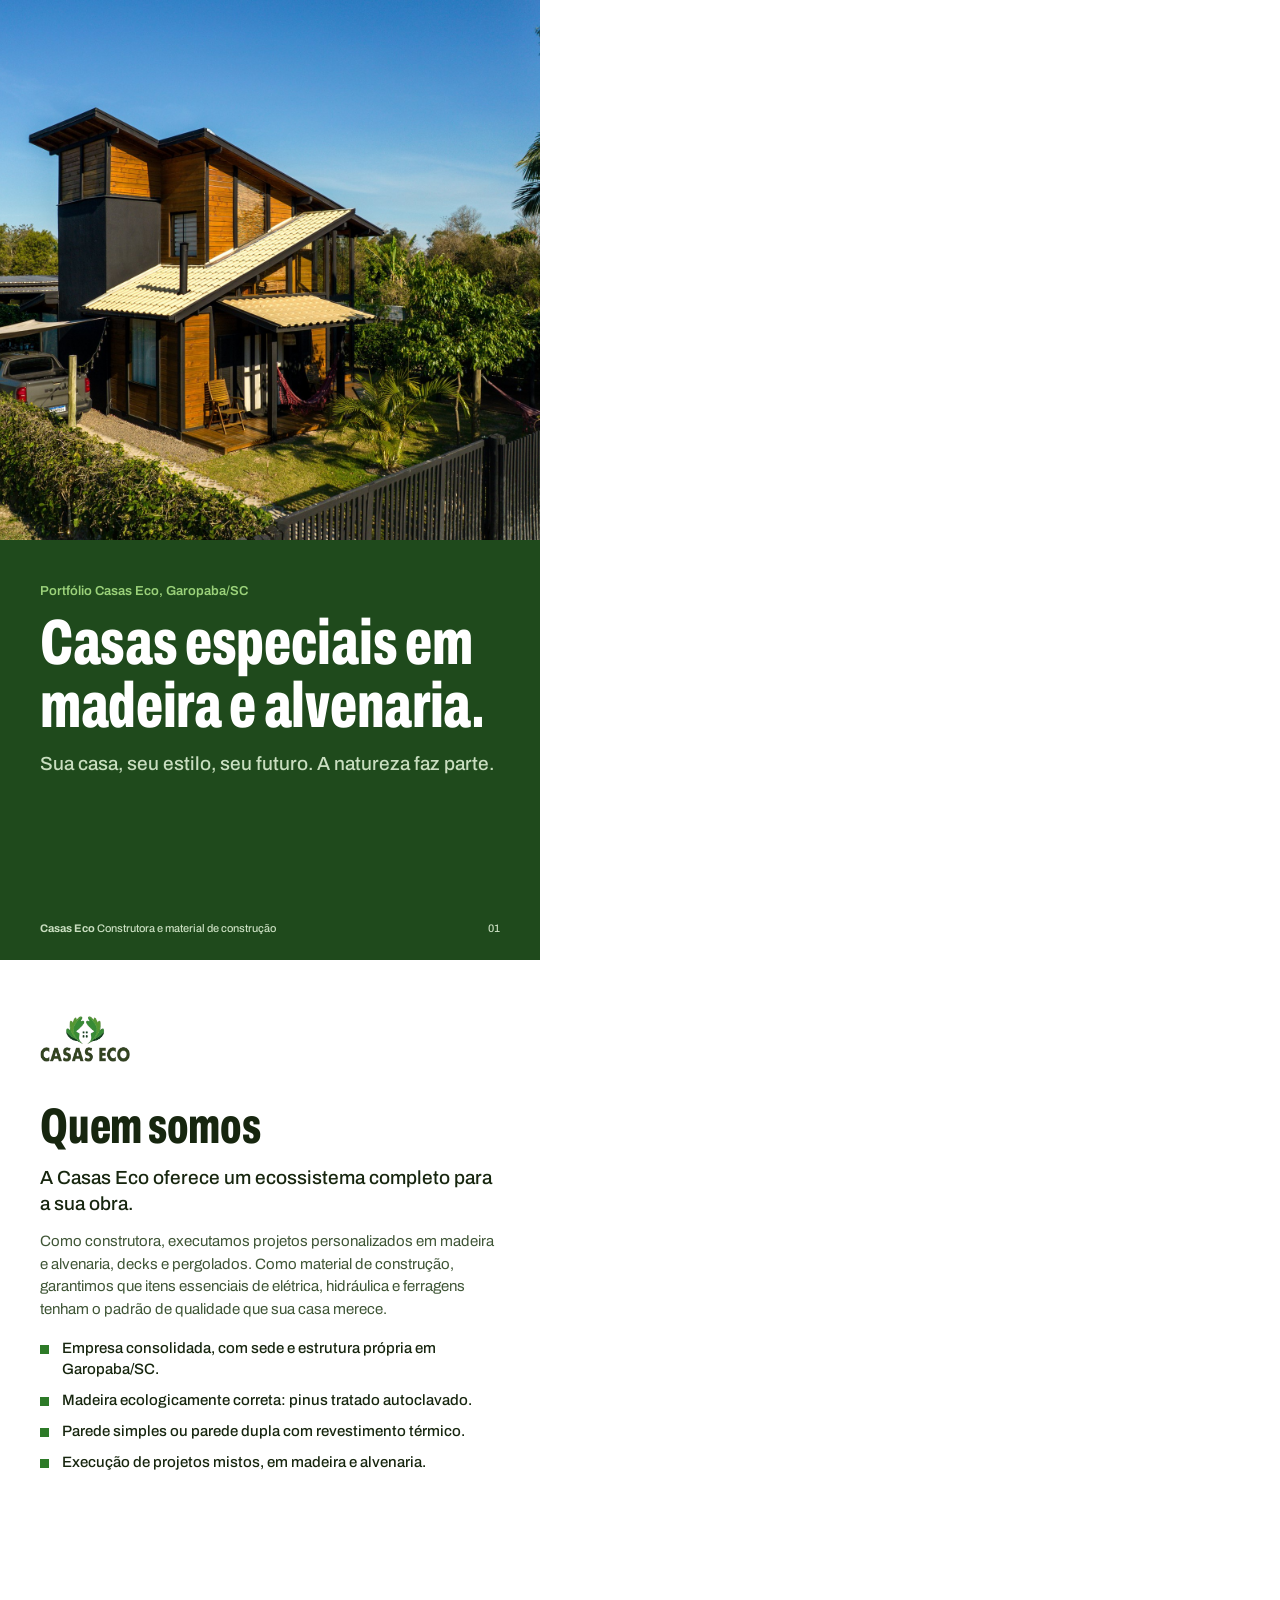
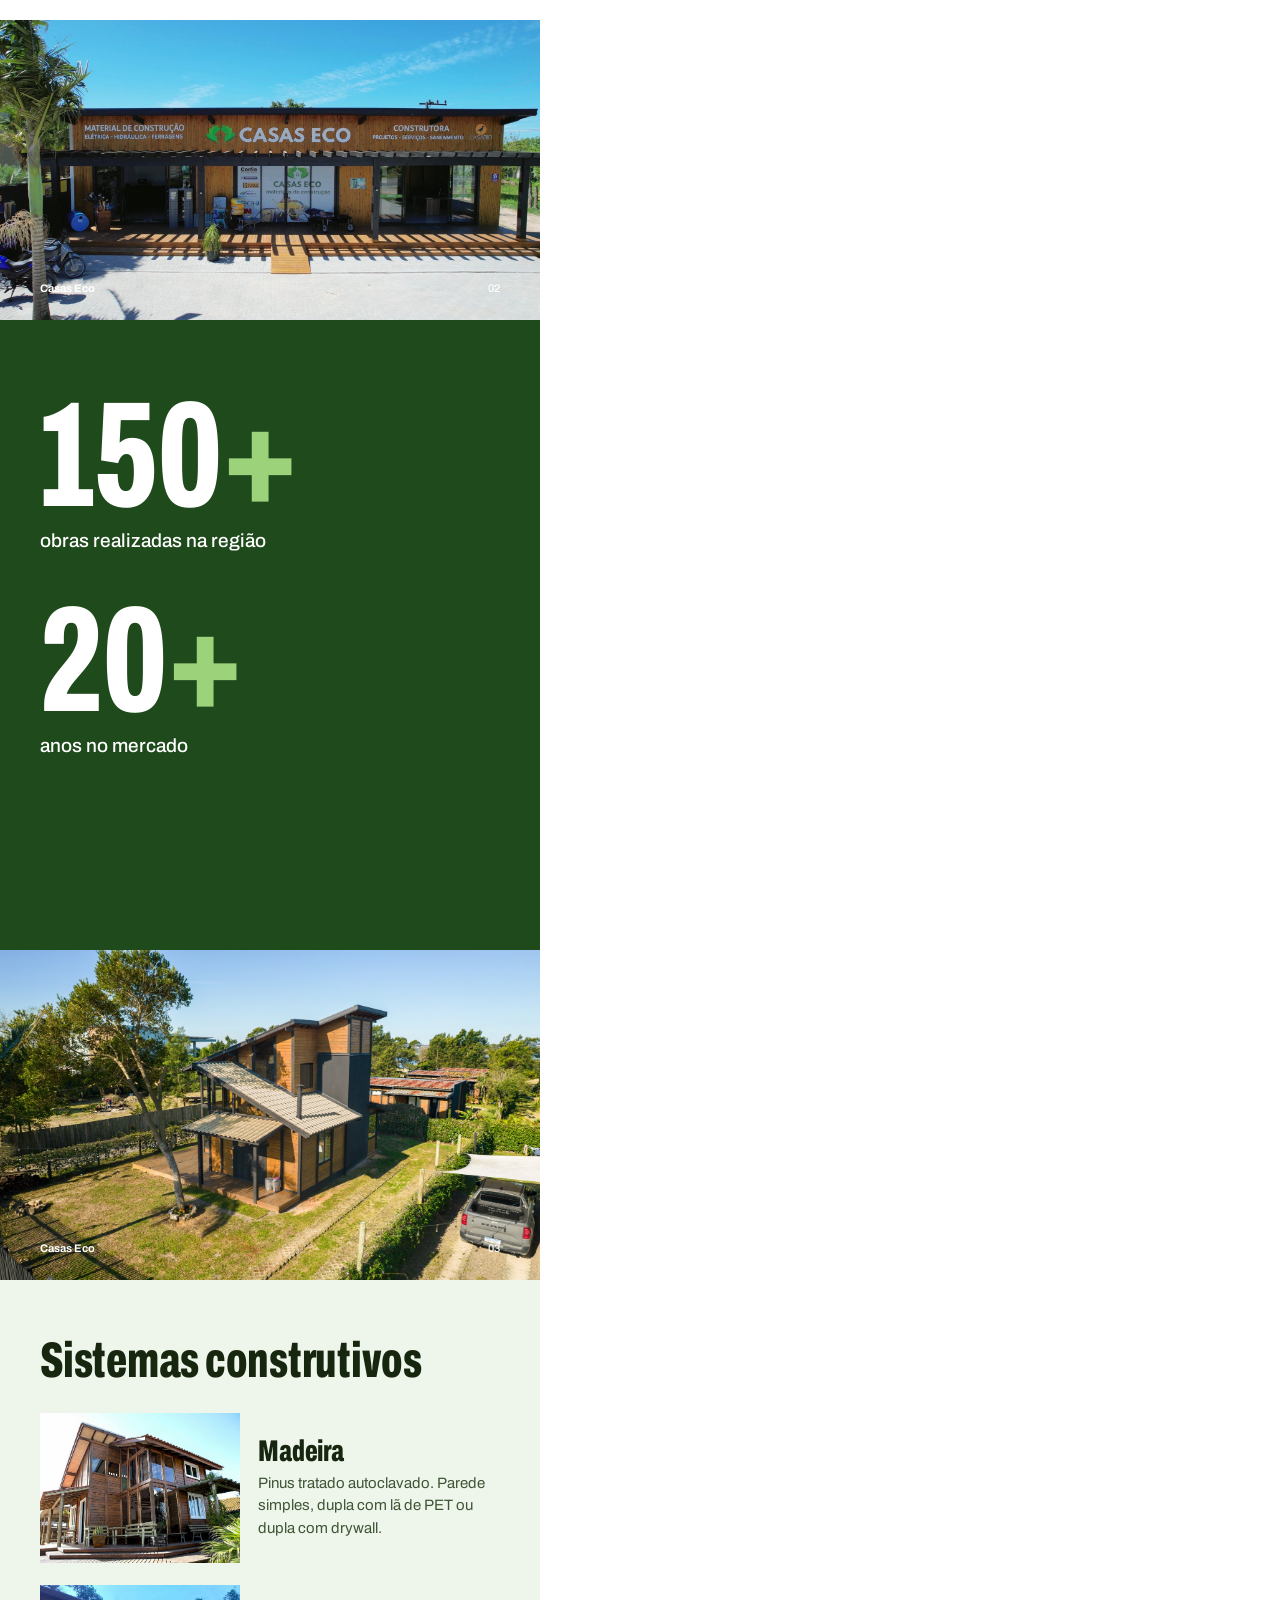
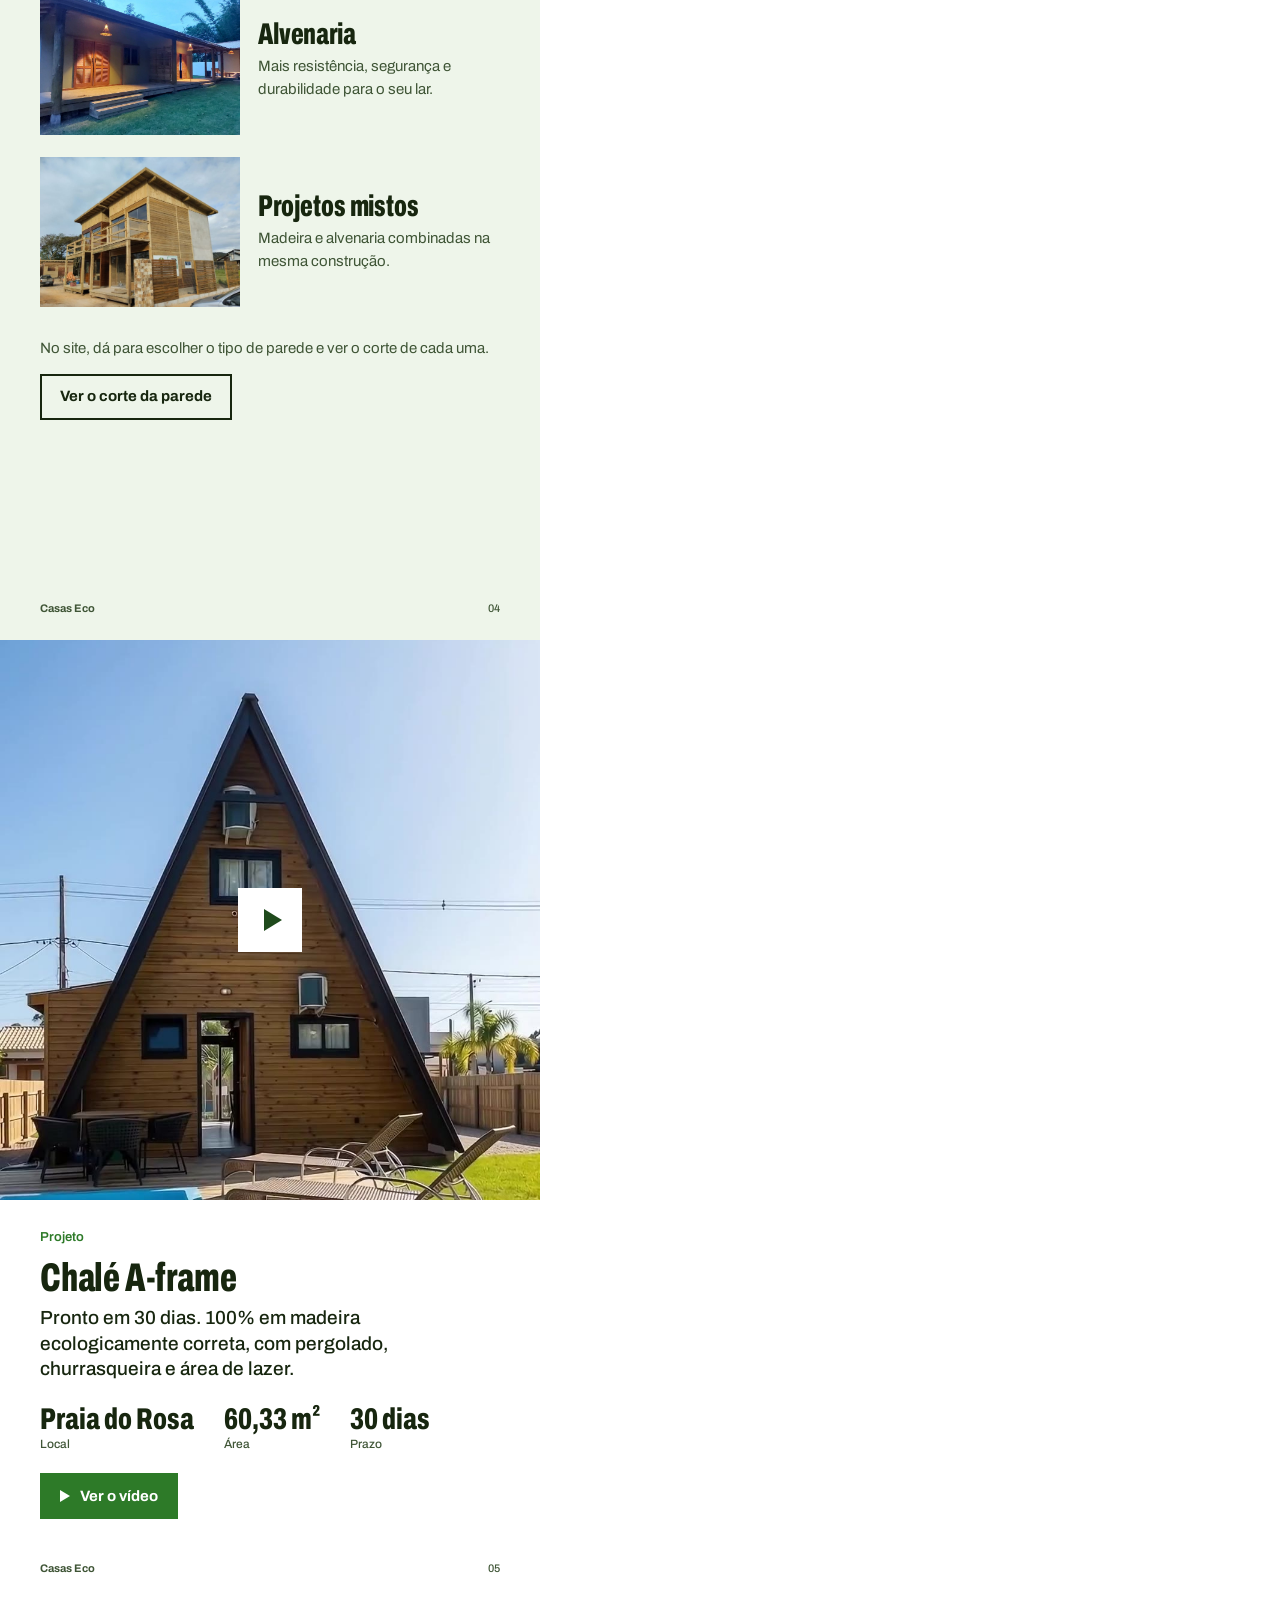
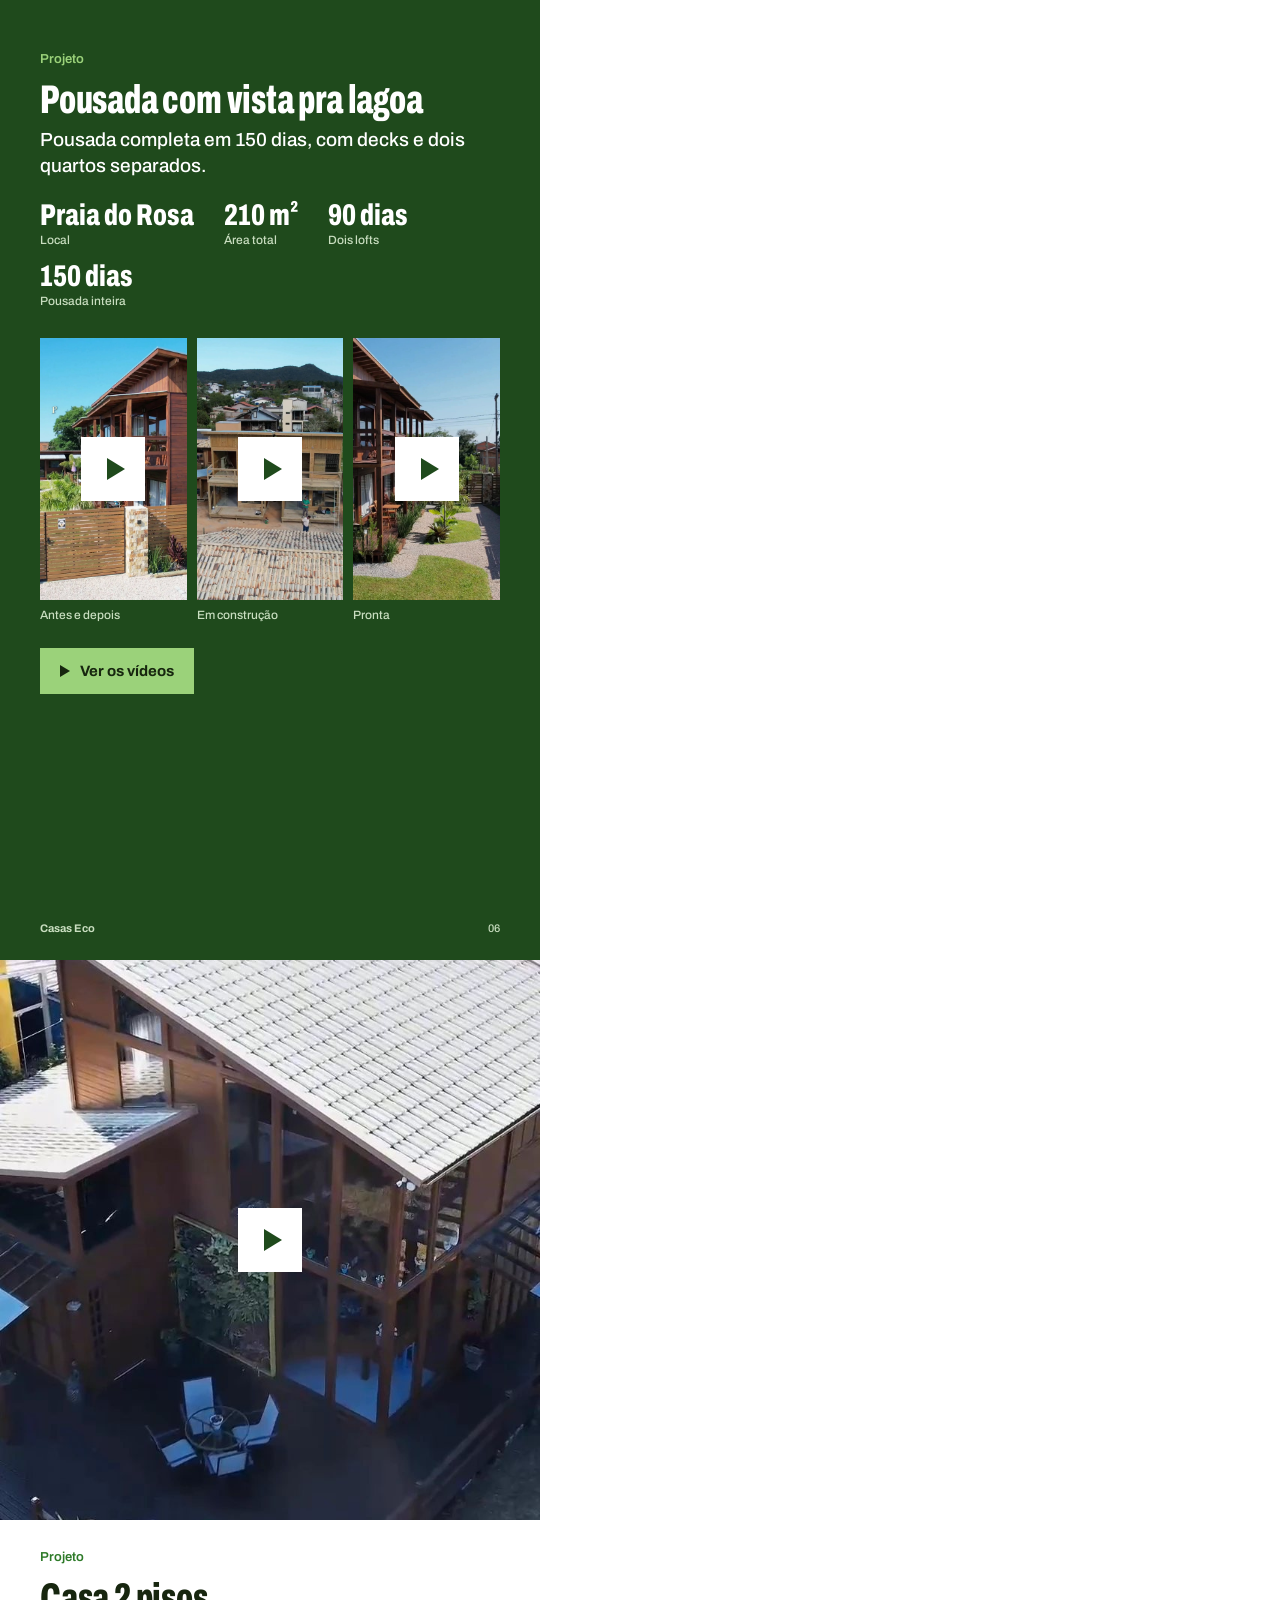
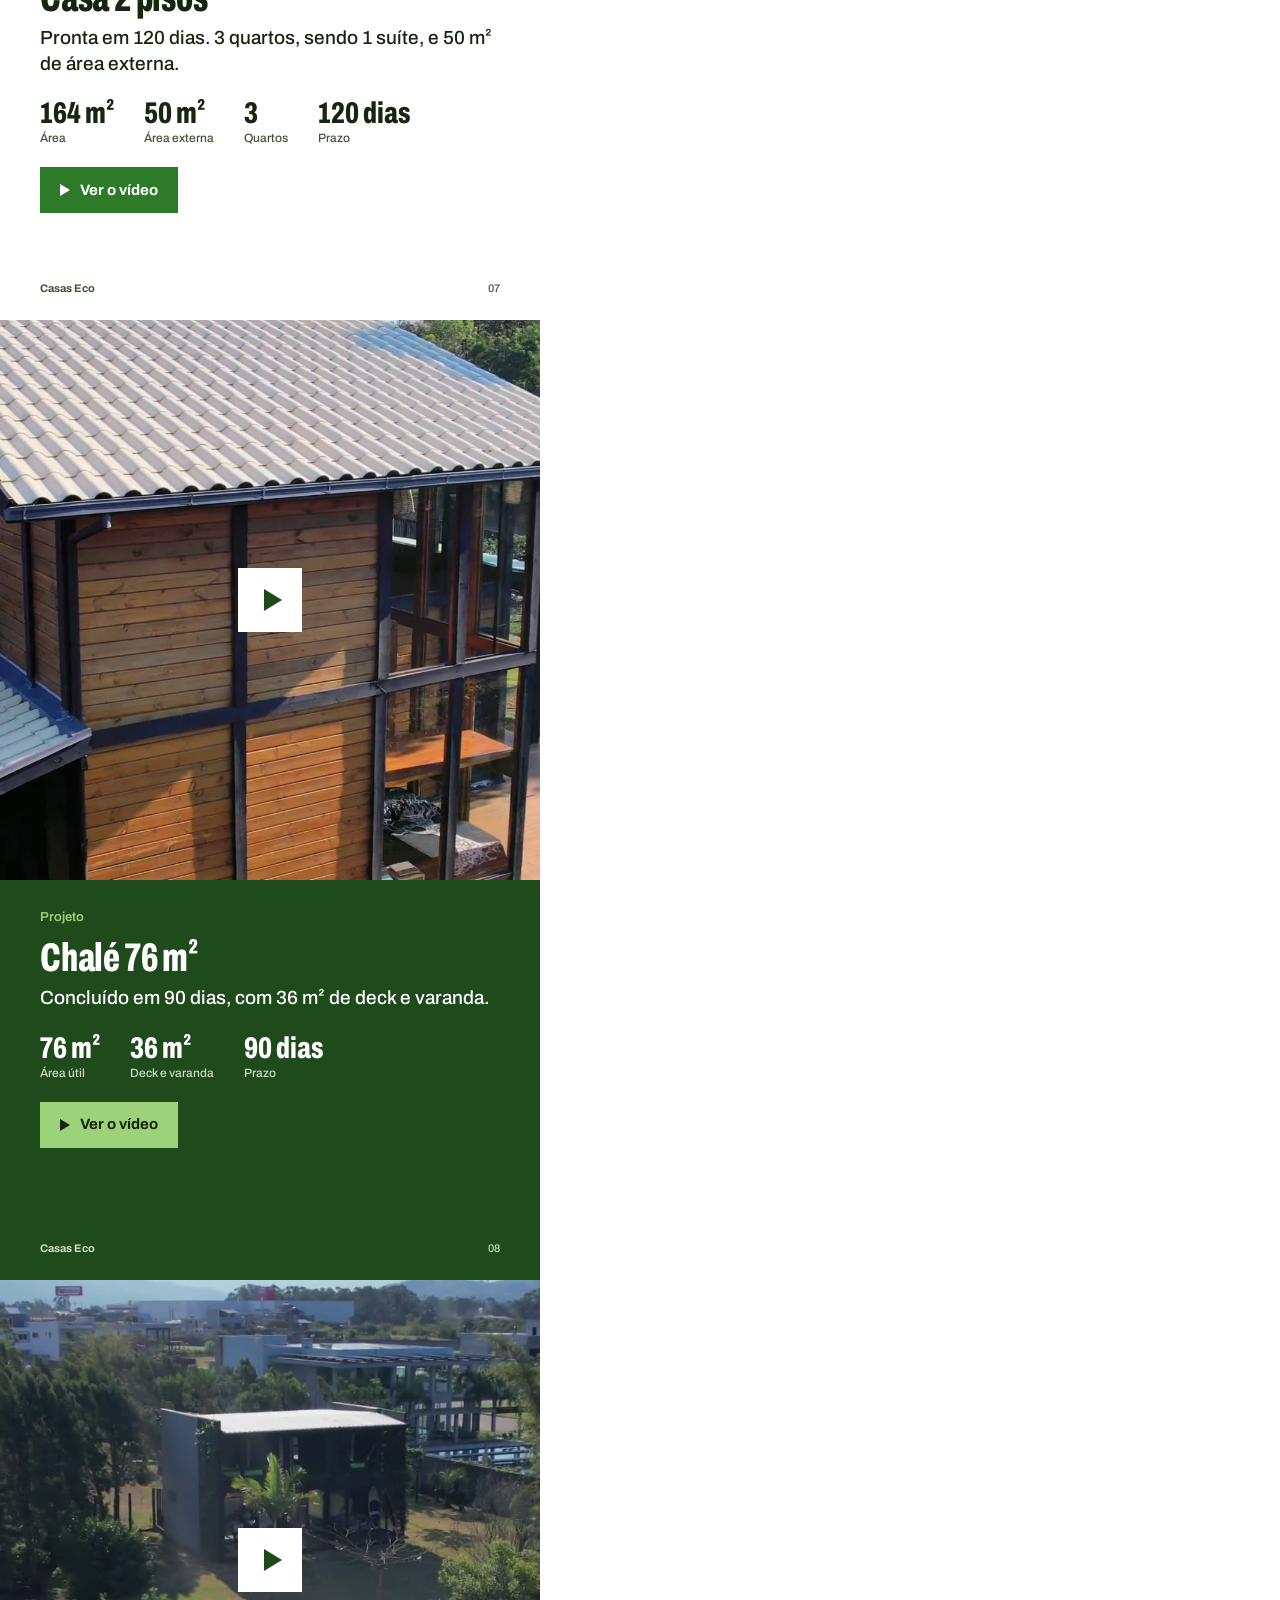
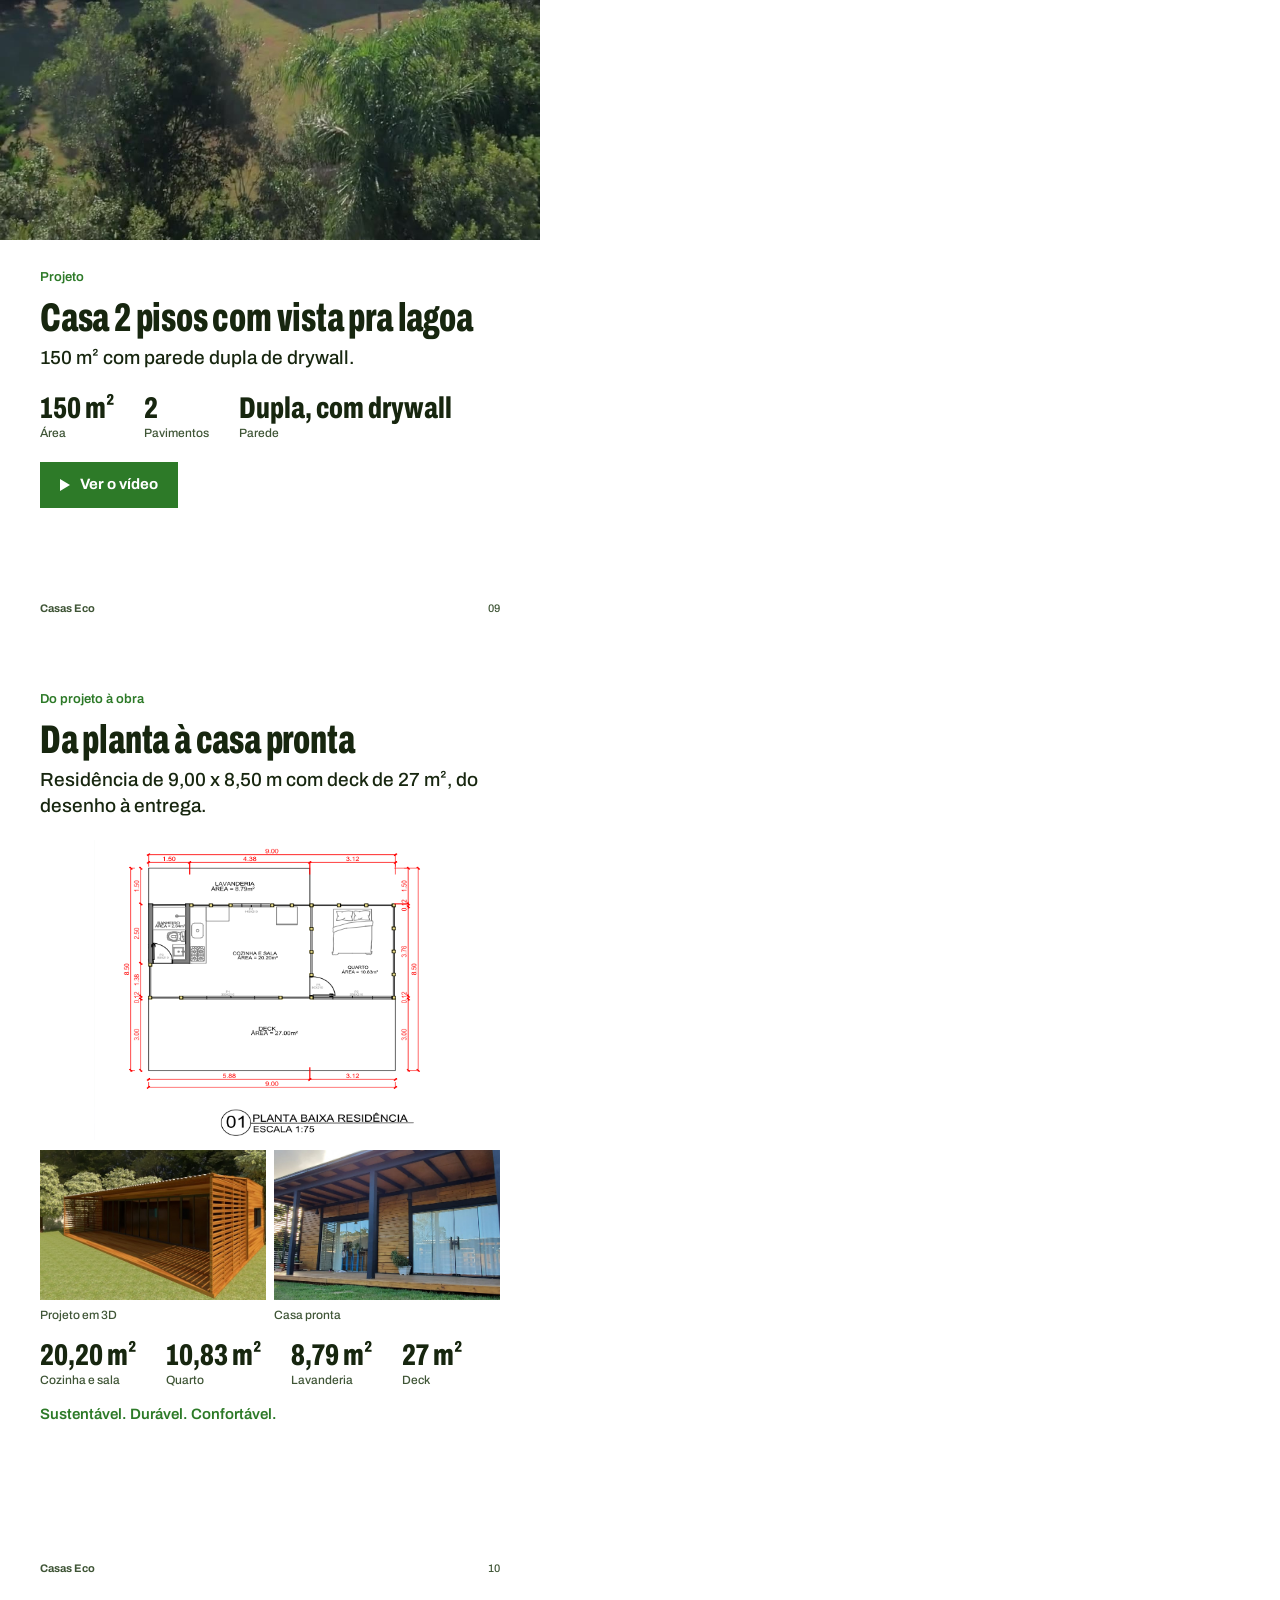
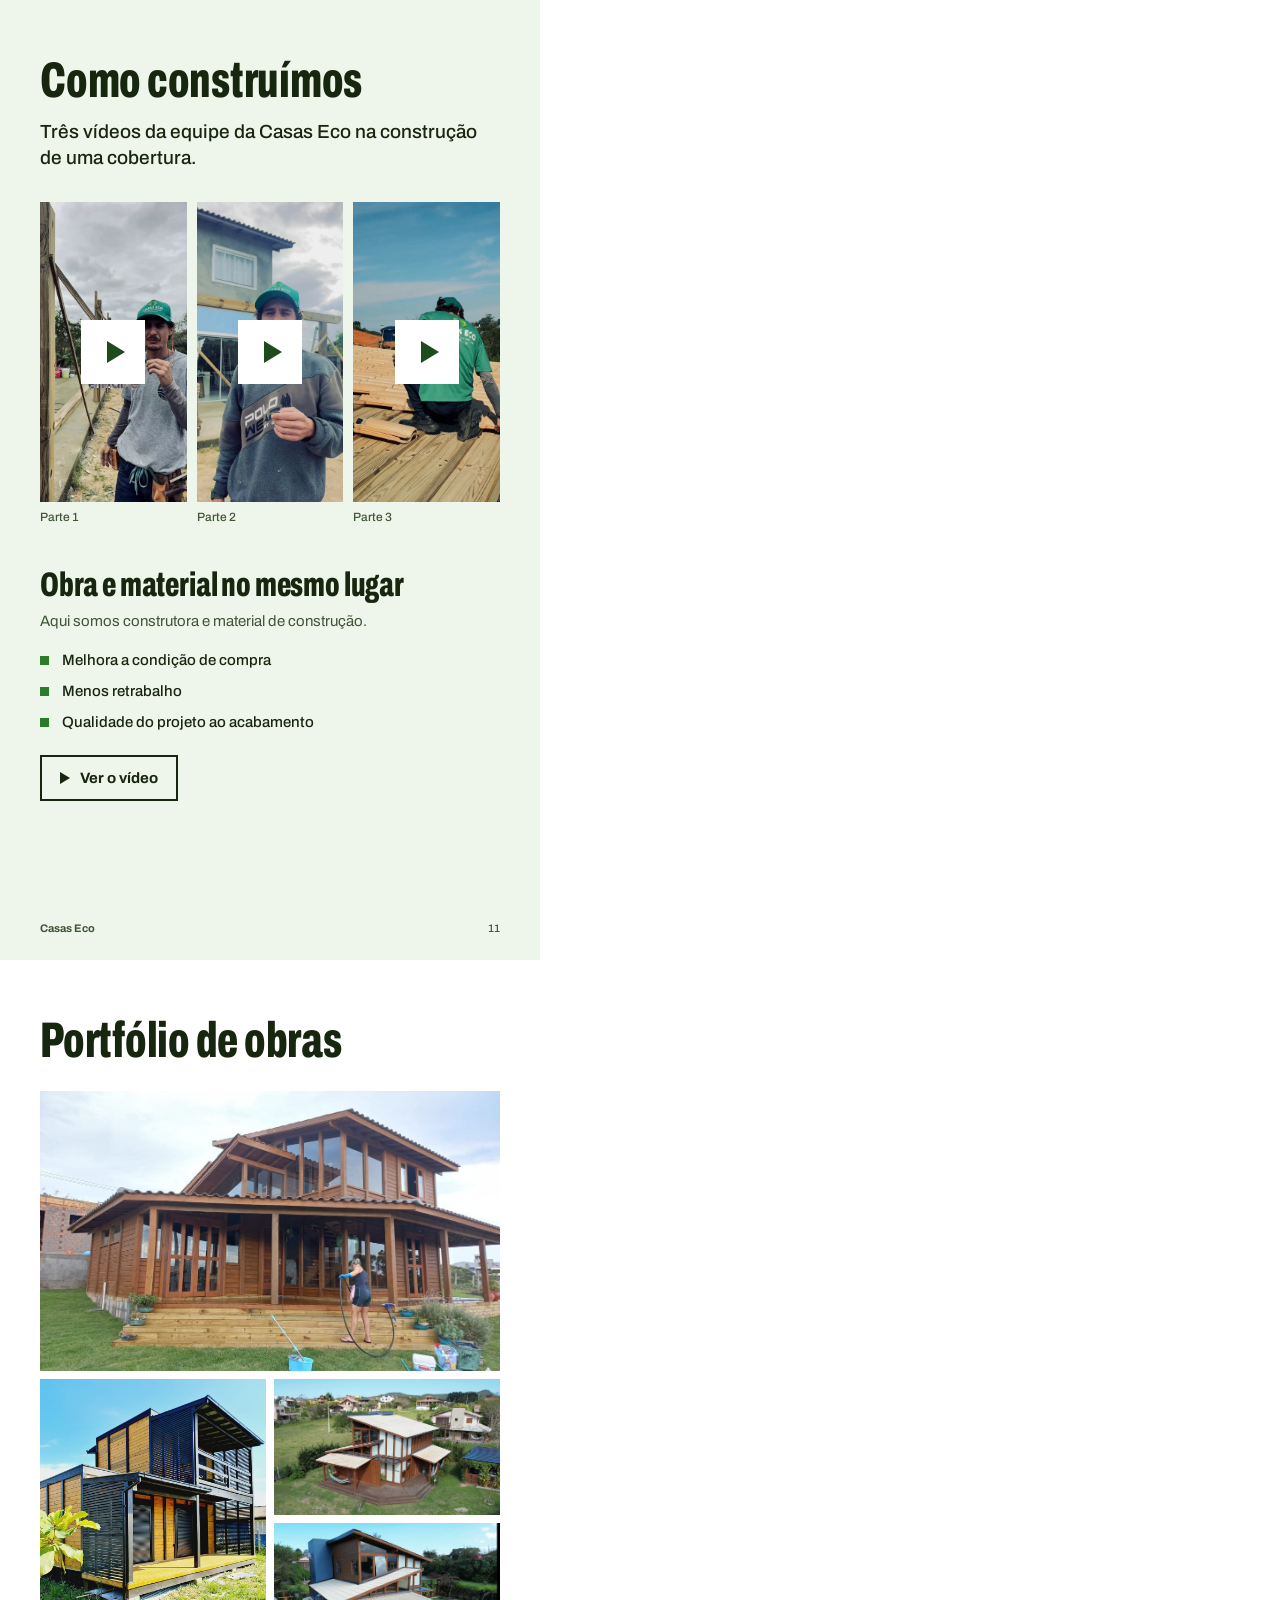
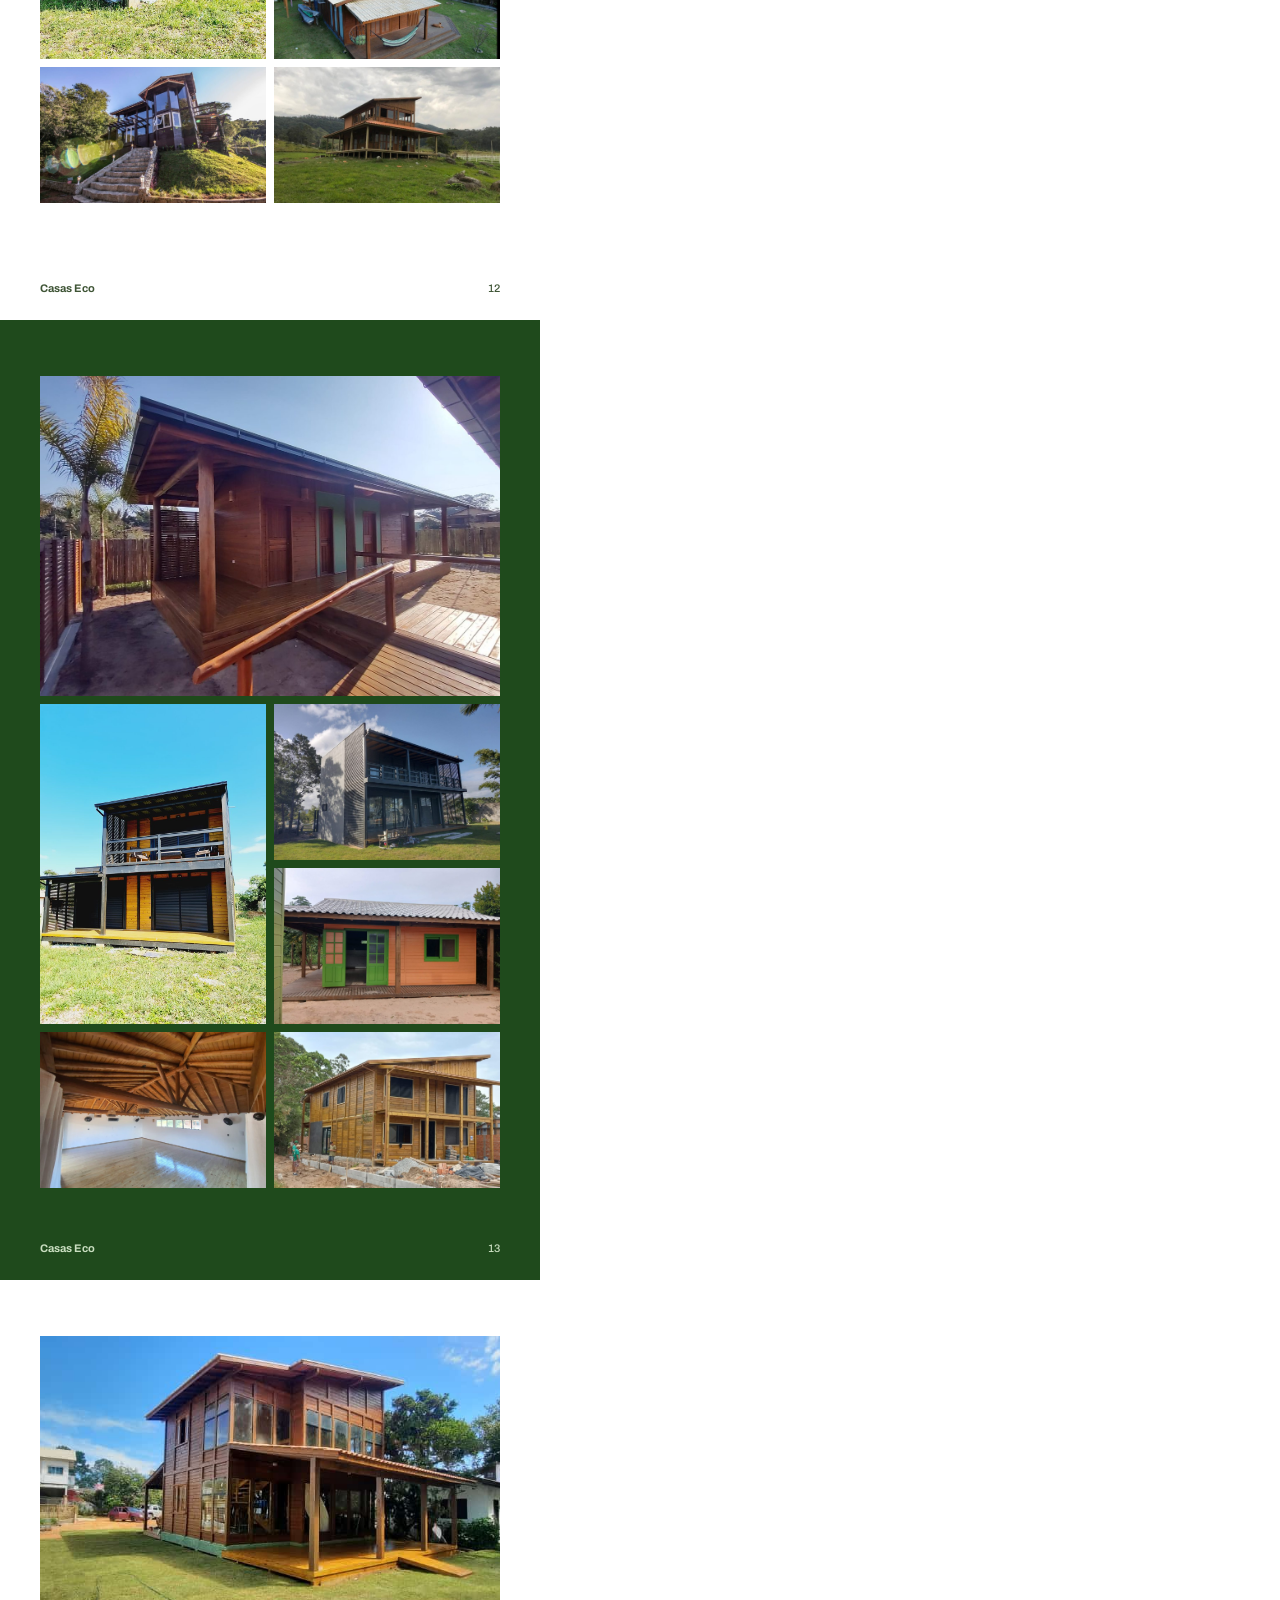
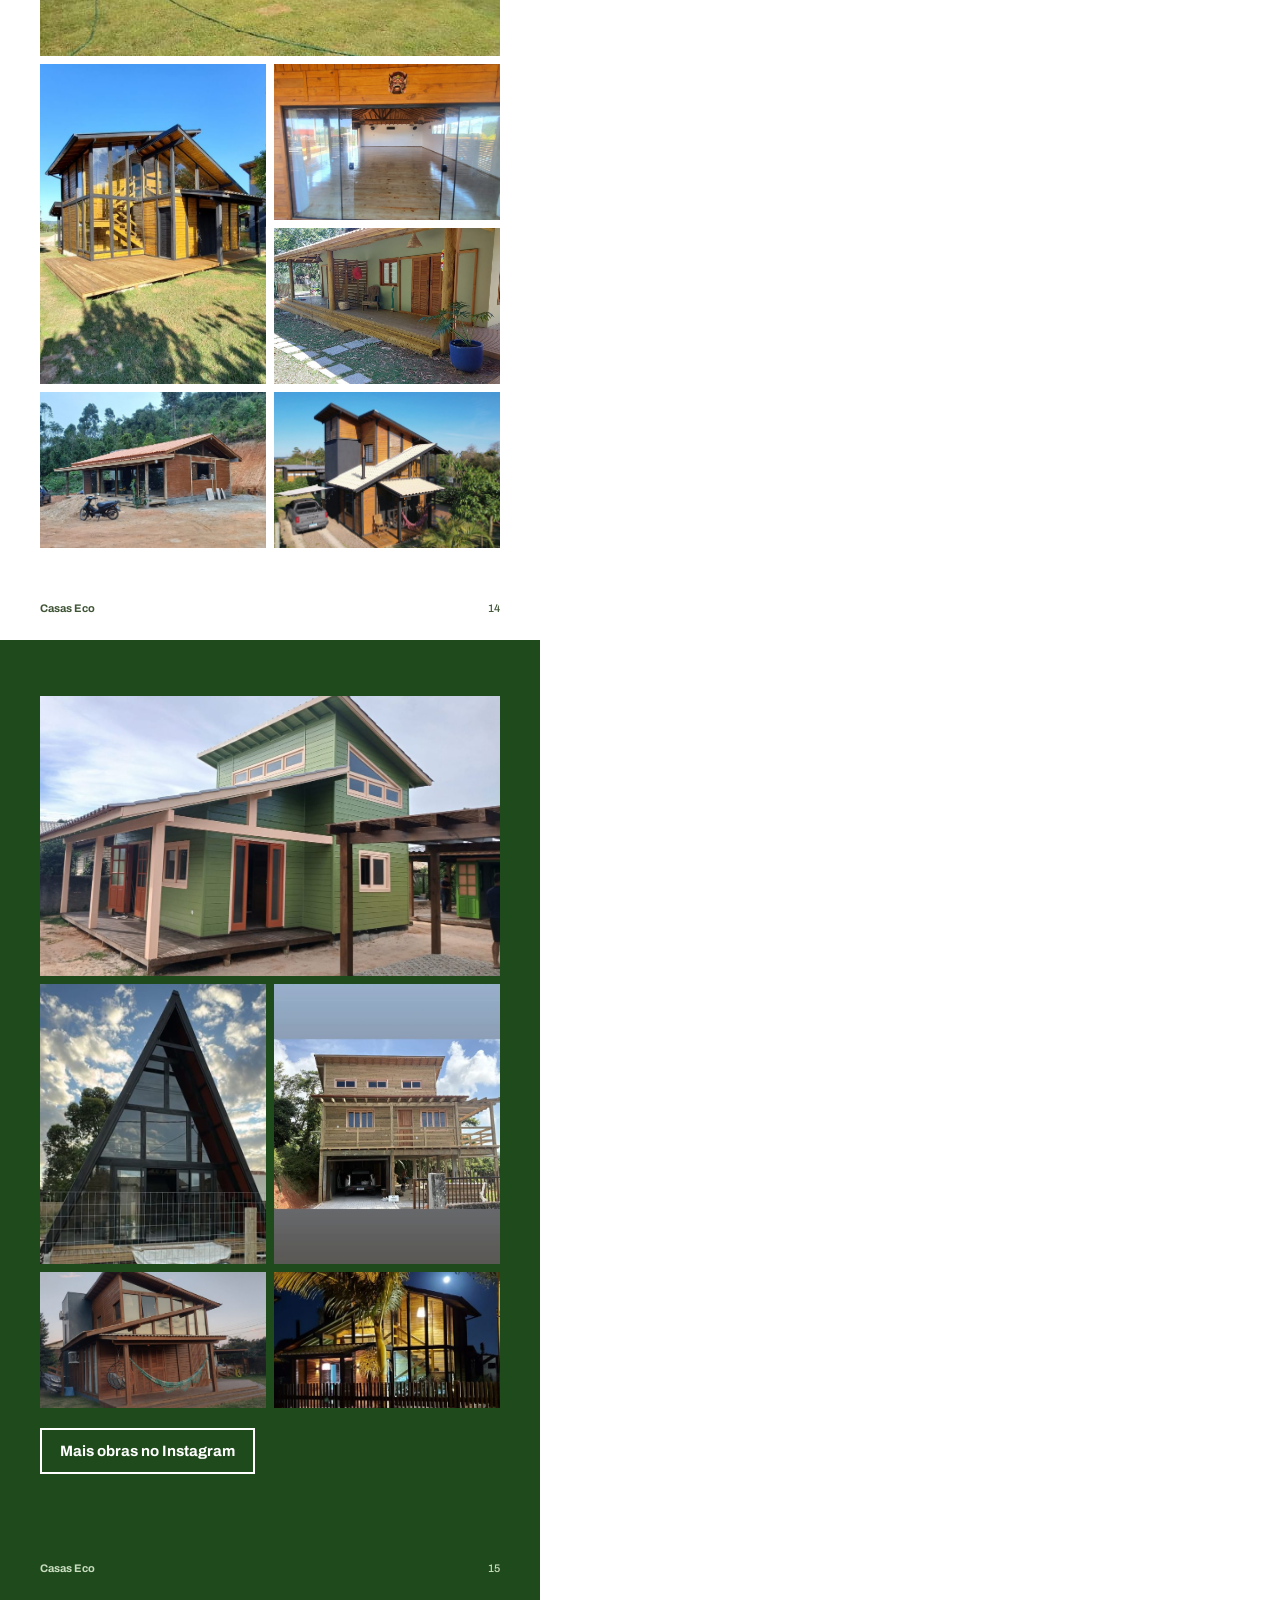
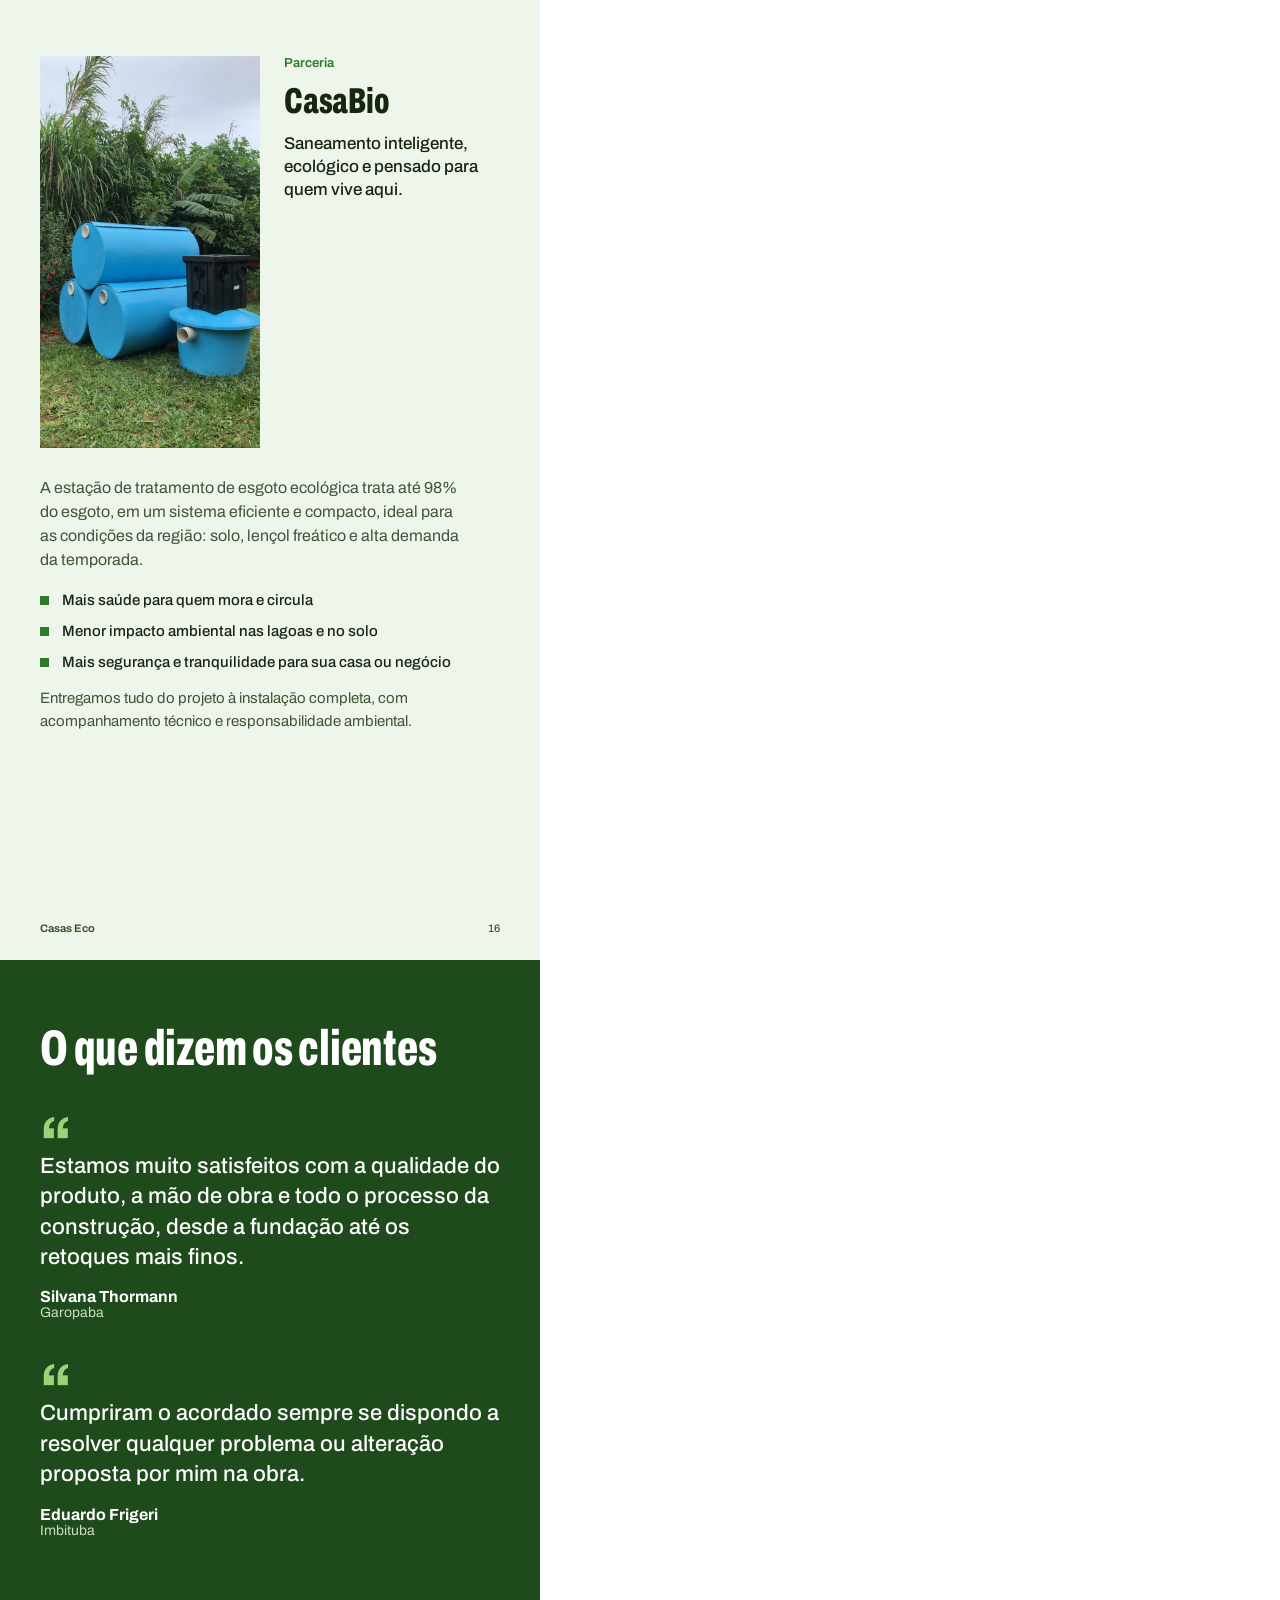
<file: apresentacao/index.html>
<!doctype html>
<html lang="pt-BR">
<head>
<meta charset="utf-8">
<title>Casas Eco: apresentação</title>
<!-- Fonte do PDF de apresentação para WhatsApp. Gere o PDF com apresentacao/gerar-pdf.js.
     Links com data-video abrem o vídeo no Instagram: o endereço de cada um fica em links-videos.json
     (vazio = perfil @casasecomadeiras). -->
<style>
@font-face { font-family: "Archivo"; src: url("../fonts/archivo.woff2") format("woff2"); font-weight: 100 900; font-stretch: 62% 125%; }
:root {
  --bg:#FFFFFF; --bg-alt:#EEF5EA; --tone:#DDEBD6; --ink:#17260F; --muted:#3F5536;
  --green:#2D7A28; --panel:#1F4A1C; --on-panel-muted:#C9DEC0; --leaf:#9BD27A; --on-leaf:#17260F;
  --f:"Archivo", system-ui, sans-serif;
}
@page { size: 540px 960px; margin: 0; }
* { box-sizing: border-box; }
html, body { margin: 0; padding: 0; background: var(--bg); }
body { font-family: var(--f); color: var(--ink); -webkit-print-color-adjust: exact; print-color-adjust: exact; }
.pg { position: relative; width: 540px; height: 960px; overflow: hidden; page-break-after: always; break-after: page; display: flex; flex-direction: column; background: var(--bg); }
.pg:last-child { page-break-after: auto; break-after: auto; }
.pg.dark { background: var(--panel); color: #fff; }
.pg.alt { background: var(--bg-alt); }
.pad { padding: 0 40px; }
img { display: block; }
.cover-img { width: 100%; object-fit: cover; }
h1, h2, h3 { margin: 0; font-weight: 800; font-stretch: 64%; line-height: .98; letter-spacing: -.005em; text-wrap: balance; }
h1 { font-size: 64px; }
h2 { font-size: 50px; }
h3 { font-size: 40px; }
.lead { font-size: 19px; line-height: 1.35; font-weight: 500; margin: 14px 0 0; text-wrap: pretty; }
.dark .lead { color: #fff; }
p { margin: 0; }
.body { font-size: 15px; line-height: 1.5; color: var(--muted); margin-top: 14px; text-wrap: pretty; }
.dark .body { color: var(--on-panel-muted); }
.kicker { font-size: 13px; font-weight: 600; color: var(--green); margin-bottom: 14px; }
.dark .kicker { color: var(--leaf); }
.foot { position: absolute; left: 40px; right: 40px; bottom: 26px; display: flex; justify-content: space-between; font-size: 11px; font-weight: 500; color: var(--muted); }
.dark .foot { color: var(--on-panel-muted); }
.foot b { font-weight: 700; }
.btn { display: inline-flex; align-items: center; gap: 10px; height: 46px; padding: 0 20px; background: var(--green); color: #fff; font: 700 15px/1 var(--f); text-decoration: none; }
.dark .btn { background: var(--leaf); color: var(--on-leaf); }
.btn--line { background: transparent; color: var(--ink); box-shadow: inset 0 0 0 2px var(--ink); }
.dark .btn--line { background: transparent; color: #fff; box-shadow: inset 0 0 0 2px #fff; }
.btn i { width: 0; height: 0; border-style: solid; border-width: 6px 0 6px 10px; border-color: transparent transparent transparent currentColor; }
.dl { display: flex; flex-wrap: wrap; gap: 14px 30px; margin: 22px 0 0; }
.dl div { display: flex; flex-direction: column-reverse; gap: 3px; }
.dl dt { font-size: 12px; font-weight: 500; color: var(--muted); }
.dark .dl dt { color: var(--on-panel-muted); }
.dl dd { margin: 0; font-size: 30px; font-weight: 800; font-stretch: 70%; line-height: 1; }
.list { list-style: none; margin: 18px 0 0; padding: 0; display: grid; gap: 10px; }
.list li { position: relative; padding-left: 22px; font-size: 15px; line-height: 1.4; font-weight: 500; }
.list li::before { content: ""; position: absolute; left: 0; top: .42em; width: 9px; height: 9px; background: var(--green); }
.dark .list li::before { background: var(--leaf); }
.logo { height: 46px; width: auto; }
/* vídeo: capa com o botão de play, como no site */
.vid { position: relative; display: block; overflow: hidden; background: var(--tone); }
.vid img { width: 100%; height: 100%; object-fit: cover; }
.vid::after { content: ""; position: absolute; left: 50%; top: 50%; width: 64px; height: 64px; margin: -32px 0 0 -32px; background: #fff; }
.vid::before { content: ""; position: absolute; left: 50%; top: 50%; z-index: 1; margin: -11px 0 0 -6px; border-style: solid; border-width: 11px 0 11px 18px; border-color: transparent transparent transparent var(--panel); }
.cap { margin-top: 8px; font-size: 12px; font-weight: 500; color: var(--muted); }
.dark .cap { color: var(--on-panel-muted); }
.grow { flex: 1; }
/* galeria: 2 colunas, linhas de 64px; w = larga, t = vertical, l = deitada */
.gal { display: grid; grid-template-columns: 1fr 1fr; grid-auto-rows: 64px; gap: 8px; grid-auto-flow: dense; }
.gal img { width: 100%; height: 100%; object-fit: cover; }
.gal .w { grid-column: span 2; grid-row: span 4; }
.gal .t { grid-row: span 4; }
.gal .l { grid-row: span 2; }
</style>
</head>
<body>

<!-- 1. capa -->
<section class="pg dark">
  <img class="cover-img" src="../img/hero.jpg" style="height:540px;object-position:62% 50%" alt="">
  <div class="pad" style="padding-top:44px">
    <p class="kicker">Portfólio Casas Eco, Garopaba/SC</p>
    <h1>Casas especiais em madeira e alvenaria.</h1>
    <p class="lead" style="color:var(--on-panel-muted)">Sua casa, seu estilo, seu futuro. A natureza faz parte.</p>
  </div>
  <div class="foot"><span><b>Casas Eco</b> Construtora e material de construção</span><span>01</span></div>
</section>

<!-- 2. quem somos -->
<section class="pg">
  <div class="pad" style="padding-top:56px">
    <img class="logo" src="../img/logo.png" alt="Casas Eco" style="margin-bottom:40px">
    <h2>Quem somos</h2>
    <p class="lead">A Casas Eco oferece um ecossistema completo para a sua obra.</p>
    <p class="body">Como construtora, executamos projetos personalizados em madeira e alvenaria, decks e pergolados. Como material de construção, garantimos que itens essenciais de elétrica, hidráulica e ferragens tenham o padrão de qualidade que sua casa merece.</p>
    <ul class="list">
      <li>Empresa consolidada, com sede e estrutura própria em Garopaba/SC.</li>
      <li>Madeira ecologicamente correta: pinus tratado autoclavado.</li>
      <li>Parede simples ou parede dupla com revestimento térmico.</li>
      <li>Execução de projetos mistos, em madeira e alvenaria.</li>
    </ul>
  </div>
  <div class="grow"></div>
  <img class="cover-img" src="../img/loja.jpg" style="height:300px" alt="">
  <div class="foot" style="color:#fff"><span><b>Casas Eco</b></span><span>02</span></div>
</section>

<!-- 3. números -->
<section class="pg dark">
  <div class="pad" style="padding-top:72px">
    <p style="font-size:150px;font-weight:800;font-stretch:62%;line-height:.85">150<span style="color:var(--leaf)">+</span></p>
    <p class="lead" style="margin-top:8px">obras realizadas na região</p>
    <p style="font-size:150px;font-weight:800;font-stretch:62%;line-height:.85;margin-top:44px">20<span style="color:var(--leaf)">+</span></p>
    <p class="lead" style="margin-top:8px">anos no mercado</p>
  </div>
  <div class="grow"></div>
  <img class="cover-img" src="../img/aerea.jpg" style="height:330px" alt="">
  <div class="foot" style="color:#fff"><span><b>Casas Eco</b></span><span>03</span></div>
</section>

<!-- 4. sistemas -->
<section class="pg alt">
  <div class="pad" style="padding-top:56px">
    <h2>Sistemas construtivos</h2>
    <div style="display:grid;gap:22px;margin-top:28px">
      <div style="display:grid;grid-template-columns:200px 1fr;gap:18px;align-items:center">
        <img src="../img/madeira.jpg" style="width:200px;height:150px;object-fit:cover" alt="">
        <div><h3 style="font-size:30px">Madeira</h3><p class="body" style="margin-top:6px">Pinus tratado autoclavado. Parede simples, dupla com lã de PET ou dupla com drywall.</p></div>
      </div>
      <div style="display:grid;grid-template-columns:200px 1fr;gap:18px;align-items:center">
        <img src="../img/alvenaria.jpg" style="width:200px;height:150px;object-fit:cover" alt="">
        <div><h3 style="font-size:30px">Alvenaria</h3><p class="body" style="margin-top:6px">Mais resistência, segurança e durabilidade para o seu lar.</p></div>
      </div>
      <div style="display:grid;grid-template-columns:200px 1fr;gap:18px;align-items:center">
        <img src="../img/mista.jpg" style="width:200px;height:150px;object-fit:cover" alt="">
        <div><h3 style="font-size:30px">Projetos mistos</h3><p class="body" style="margin-top:6px">Madeira e alvenaria combinadas na mesma construção.</p></div>
      </div>
    </div>
    <p class="body" style="margin-top:30px">No site, dá para escolher o tipo de parede e ver o corte de cada uma.</p>
    <a class="btn btn--line" style="margin-top:14px" href="https://rafael-cfc.github.io/Roteiro-8-30-04/#sistemas">Ver o corte da parede</a>
  </div>
  <div class="foot"><span><b>Casas Eco</b></span><span>04</span></div>
</section>

<!-- 5. chalé a-frame -->
<section class="pg">
  <a class="vid" data-video="chale-aframe" href="https://www.instagram.com/casasecomadeiras/" style="height:560px"><img src="img/chale-aframe-frente.jpg" style="object-position:50% 22%" alt=""></a>
  <div class="pad" style="padding-top:30px">
    <p class="kicker">Projeto</p>
    <h3>Chalé A-frame</h3>
    <p class="lead" style="margin-top:8px">Pronto em 30 dias. 100% em madeira ecologicamente correta, com pergolado, churrasqueira e área de lazer.</p>
    <dl class="dl"><div><dt>Local</dt><dd>Praia do Rosa</dd></div><div><dt>Área</dt><dd>60,33 m²</dd></div><div><dt>Prazo</dt><dd>30 dias</dd></div></dl>
    <a class="btn" style="margin-top:22px" data-video="chale-aframe" href="https://www.instagram.com/casasecomadeiras/"><i></i>Ver o vídeo</a>
  </div>
  <div class="foot"><span><b>Casas Eco</b></span><span>05</span></div>
</section>

<!-- 6. pousada -->
<section class="pg dark">
  <div class="pad" style="padding-top:52px">
    <p class="kicker">Projeto</p>
    <h3>Pousada com vista pra lagoa</h3>
    <p class="lead" style="margin-top:8px">Pousada completa em 150 dias, com decks e dois quartos separados.</p>
    <dl class="dl"><div><dt>Local</dt><dd>Praia do Rosa</dd></div><div><dt>Área total</dt><dd>210 m²</dd></div><div><dt>Dois lofts</dt><dd>90 dias</dd></div><div><dt>Pousada inteira</dt><dd>150 dias</dd></div></dl>
  </div>
  <div class="pad" style="display:grid;grid-template-columns:repeat(3,1fr);gap:10px;margin-top:30px">
    <a data-video="pousada-antes-depois" href="https://www.instagram.com/casasecomadeiras/" style="text-decoration:none"><span class="vid" style="height:262px"><img src="img/pousada-antes-depois.jpg" alt=""></span><p class="cap">Antes e depois</p></a>
    <a data-video="pousada-construcao" href="https://www.instagram.com/casasecomadeiras/" style="text-decoration:none"><span class="vid" style="height:262px"><img src="img/pousada-construcao.jpg" alt=""></span><p class="cap">Em construção</p></a>
    <a data-video="pousada-pronta" href="https://www.instagram.com/casasecomadeiras/" style="text-decoration:none"><span class="vid" style="height:262px"><img src="img/pousada-pronta.jpg" alt=""></span><p class="cap">Pronta</p></a>
  </div>
  <div class="pad"><a class="btn" style="margin-top:26px" data-video="pousada-antes-depois" href="https://www.instagram.com/casasecomadeiras/"><i></i>Ver os vídeos</a></div>
  <div class="foot"><span><b>Casas Eco</b></span><span>06</span></div>
</section>

<!-- 7. casa 2 pisos -->
<section class="pg">
  <a class="vid" data-video="casa-2-pisos" href="https://www.instagram.com/casasecomadeiras/" style="height:560px"><img src="img/casa-2-pisos.jpg" style="object-position:50% 40%" alt=""></a>
  <div class="pad" style="padding-top:30px">
    <p class="kicker">Projeto</p>
    <h3>Casa 2 pisos</h3>
    <p class="lead" style="margin-top:8px">Pronta em 120 dias. 3 quartos, sendo 1 suíte, e 50 m² de área externa.</p>
    <dl class="dl"><div><dt>Área</dt><dd>164 m²</dd></div><div><dt>Área externa</dt><dd>50 m²</dd></div><div><dt>Quartos</dt><dd>3</dd></div><div><dt>Prazo</dt><dd>120 dias</dd></div></dl>
    <a class="btn" style="margin-top:22px" data-video="casa-2-pisos" href="https://www.instagram.com/casasecomadeiras/"><i></i>Ver o vídeo</a>
  </div>
  <div class="foot"><span><b>Casas Eco</b></span><span>07</span></div>
</section>

<!-- 8. chalé 76 -->
<section class="pg dark">
  <a class="vid" data-video="chale-76" href="https://www.instagram.com/casasecomadeiras/" style="height:560px"><img src="img/chale-76.jpg" style="object-position:50% 45%" alt=""></a>
  <div class="pad" style="padding-top:30px">
    <p class="kicker">Projeto</p>
    <h3>Chalé 76 m²</h3>
    <p class="lead" style="margin-top:8px">Concluído em 90 dias, com 36 m² de deck e varanda.</p>
    <dl class="dl"><div><dt>Área útil</dt><dd>76 m²</dd></div><div><dt>Deck e varanda</dt><dd>36 m²</dd></div><div><dt>Prazo</dt><dd>90 dias</dd></div></dl>
    <a class="btn" style="margin-top:22px" data-video="chale-76" href="https://www.instagram.com/casasecomadeiras/"><i></i>Ver o vídeo</a>
  </div>
  <div class="foot"><span><b>Casas Eco</b></span><span>08</span></div>
</section>

<!-- 9. casa lagoa -->
<section class="pg">
  <a class="vid" data-video="casa-lagoa" href="https://www.instagram.com/casasecomadeiras/" style="height:560px"><img src="img/casa-lagoa-alto.jpg" style="object-position:50% 45%" alt=""></a>
  <div class="pad" style="padding-top:30px">
    <p class="kicker">Projeto</p>
    <h3>Casa 2 pisos com vista pra lagoa</h3>
    <p class="lead" style="margin-top:8px">150 m² com parede dupla de drywall.</p>
    <dl class="dl"><div><dt>Área</dt><dd>150 m²</dd></div><div><dt>Pavimentos</dt><dd>2</dd></div><div><dt>Parede</dt><dd>Dupla, com drywall</dd></div></dl>
    <a class="btn" style="margin-top:22px" data-video="casa-lagoa" href="https://www.instagram.com/casasecomadeiras/"><i></i>Ver o vídeo</a>
  </div>
  <div class="foot"><span><b>Casas Eco</b></span><span>09</span></div>
</section>

<!-- da planta à casa pronta -->
<section class="pg">
  <div class="pad" style="padding-top:52px">
    <p class="kicker">Do projeto à obra</p>
    <h3>Da planta à casa pronta</h3>
    <p class="lead" style="margin-top:8px">Residência de 9,00 x 8,50 m com deck de 27 m², do desenho à entrega.</p>
  </div>
  <div class="pad" style="margin-top:22px"><img src="img/album/026.png" style="width:100%;height:300px;object-fit:contain;background:#fff" alt=""></div>
  <div class="pad" style="display:grid;grid-template-columns:1fr 1fr;gap:8px;margin-top:10px">
    <div><img src="img/album/027.jpg" style="width:100%;height:150px;object-fit:cover" alt=""><p class="cap">Projeto em 3D</p></div>
    <div><img src="../img/g043.jpg" style="width:100%;height:150px;object-fit:cover" alt=""><p class="cap">Casa pronta</p></div>
  </div>
  <div class="pad">
    <dl class="dl" style="margin-top:18px"><div><dt>Cozinha e sala</dt><dd>20,20 m²</dd></div><div><dt>Quarto</dt><dd>10,83 m²</dd></div><div><dt>Lavanderia</dt><dd>8,79 m²</dd></div><div><dt>Deck</dt><dd>27 m²</dd></div></dl>
    <p class="body" style="margin-top:16px;font-weight:600;color:var(--green)">Sustentável. Durável. Confortável.</p>
  </div>
  <div class="foot"><span><b>Casas Eco</b></span><span>10</span></div>
</section>

<!-- 10. como construímos -->
<section class="pg alt">
  <div class="pad" style="padding-top:56px">
    <h2>Como construímos</h2>
    <p class="lead">Três vídeos da equipe da Casas Eco na construção de uma cobertura.</p>
  </div>
  <div class="pad" style="display:grid;grid-template-columns:repeat(3,1fr);gap:10px;margin-top:32px">
    <a data-video="cobertura-1" href="https://www.instagram.com/casasecomadeiras/" style="text-decoration:none"><span class="vid" style="height:300px"><img src="img/cobertura-1.jpg" alt=""></span><p class="cap">Parte 1</p></a>
    <a data-video="cobertura-2" href="https://www.instagram.com/casasecomadeiras/" style="text-decoration:none"><span class="vid" style="height:300px"><img src="img/cobertura-2.jpg" alt=""></span><p class="cap">Parte 2</p></a>
    <a data-video="cobertura-3" href="https://www.instagram.com/casasecomadeiras/" style="text-decoration:none"><span class="vid" style="height:300px"><img src="img/cobertura-3.jpg" alt=""></span><p class="cap">Parte 3</p></a>
  </div>
  <div class="pad" style="margin-top:44px">
    <h3 style="font-size:34px">Obra e material no mesmo lugar</h3>
    <p class="body" style="margin-top:8px">Aqui somos construtora e material de construção.</p>
    <ul class="list">
      <li>Melhora a condição de compra</li>
      <li>Menos retrabalho</li>
      <li>Qualidade do projeto ao acabamento</li>
    </ul>
    <a class="btn btn--line" style="margin-top:22px" data-video="construtora-e-material" href="https://www.instagram.com/casasecomadeiras/"><i></i>Ver o vídeo</a>
  </div>
  <div class="foot"><span><b>Casas Eco</b></span><span>11</span></div>
</section>

<!-- galeria (fotos do álbum da Casas Eco) -->
<section class="pg">
  <div class="pad" style="padding-top:56px">
    <h2>Portfólio de obras</h2>
  </div>
  <div class="pad gal" style="margin-top:26px">
    <img class="w" src="img/album/029.jpg" alt="">
    <img class="t" src="img/album/058.jpg" alt="">
    <img class="l" src="img/album/046.jpg" alt="">
    <img class="l" src="img/album/047.jpg" alt="">
    <img class="l" src="img/album/048.jpg" alt="">
    <img class="l" src="img/album/049.jpg" alt="">
  </div>
  <div class="foot"><span><b>Casas Eco</b></span><span>12</span></div>
</section>

<section class="pg dark">
  <div class="pad gal" style="margin-top:56px;grid-auto-rows:74px">
    <img class="w" src="img/album/032.jpg" alt="">
    <img class="t" src="img/album/059.jpg" alt="">
    <img class="l" src="img/album/036.jpg" alt="">
    <img class="l" src="img/album/037.jpg" alt="">
    <img class="l" src="img/album/053.jpg" alt="">
    <img class="l" src="img/album/054.jpg" alt="">
  </div>
  <div class="foot"><span><b>Casas Eco</b></span><span>13</span></div>
</section>

<section class="pg">
  <div class="pad gal" style="margin-top:56px;grid-auto-rows:74px">
    <img class="w" src="img/album/031.jpg" alt="">
    <img class="t" src="img/album/041.jpg" alt="">
    <img class="l" src="img/album/055.jpg" alt="">
    <img class="l" src="img/album/060.jpg" alt="">
    <img class="l" src="img/album/063.jpg" alt="">
    <img class="l" src="img/album/066.jpg" alt="">
  </div>
  <div class="foot"><span><b>Casas Eco</b></span><span>14</span></div>
</section>

<section class="pg dark">
  <div class="pad gal" style="margin-top:56px;grid-auto-rows:64px">
    <img class="w" src="img/album/024.jpg" alt="">
    <img class="t" src="img/album/045.jpg" alt="">
    <img class="t" src="img/album/065.jpg" alt="">
    <img class="l" src="img/album/030.jpg" alt="">
    <img class="l" src="img/album/040.jpg" alt="">
  </div>
  <div class="pad"><a class="btn btn--line" style="margin-top:20px" href="https://www.instagram.com/casasecomadeiras/">Mais obras no Instagram</a></div>
  <div class="foot"><span><b>Casas Eco</b></span><span>15</span></div>
</section>

<!-- 12. casabio -->
<section class="pg alt">
  <div style="display:grid;grid-template-columns:220px 1fr;gap:24px;padding:56px 40px 0">
    <img src="../img/casabio.jpg" style="width:220px;height:392px;object-fit:cover" alt="">
    <div>
      <p class="kicker">Parceria</p>
      <h3 style="font-size:36px">CasaBio</h3>
      <p class="lead" style="font-size:17px">Saneamento inteligente, ecológico e pensado para quem vive aqui.</p>
    </div>
  </div>
  <div class="pad" style="margin-top:28px">
    <p class="body" style="margin-top:0;font-size:16px">A estação de tratamento de esgoto ecológica trata até 98% do esgoto, em um sistema eficiente e compacto, ideal para as condições da região: solo, lençol freático e alta demanda da temporada.</p>
    <ul class="list">
      <li>Mais saúde para quem mora e circula</li>
      <li>Menor impacto ambiental nas lagoas e no solo</li>
      <li>Mais segurança e tranquilidade para sua casa ou negócio</li>
    </ul>
    <p class="body">Entregamos tudo do projeto à instalação completa, com acompanhamento técnico e responsabilidade ambiental.</p>
  </div>
  <div class="foot"><span><b>Casas Eco</b></span><span>16</span></div>
</section>

<!-- 13. clientes -->
<section class="pg dark">
  <div class="pad" style="padding-top:64px">
    <h2>O que dizem os clientes</h2>
    <figure style="margin:48px 0 0">
      <p style="font-size:64px;line-height:.6;font-weight:800;color:var(--leaf);height:30px">“</p>
      <blockquote style="margin:0"><p style="font-size:22px;line-height:1.38;font-weight:500">Estamos muito satisfeitos com a qualidade do produto, a mão de obra e todo o processo da construção, desde a fundação até os retoques mais finos.</p></blockquote>
      <figcaption style="margin-top:16px;font-size:14px;color:var(--on-panel-muted)"><b style="color:#fff;font-size:16px;display:block">Silvana Thormann</b>Garopaba</figcaption>
    </figure>
    <figure style="margin:48px 0 0">
      <p style="font-size:64px;line-height:.6;font-weight:800;color:var(--leaf);height:30px">“</p>
      <blockquote style="margin:0"><p style="font-size:22px;line-height:1.38;font-weight:500">Cumpriram o acordado sempre se dispondo a resolver qualquer problema ou alteração proposta por mim na obra.</p></blockquote>
      <figcaption style="margin-top:16px;font-size:14px;color:var(--on-panel-muted)"><b style="color:#fff;font-size:16px;display:block">Eduardo Frigeri</b>Imbituba</figcaption>
    </figure>
  </div>
  <div class="foot"><span><b>Casas Eco</b></span><span>17</span></div>
</section>

<!-- 14. contato -->
<section class="pg">
  <div class="pad" style="padding-top:56px">
    <img class="logo" src="../img/logo.png" alt="Casas Eco" style="height:56px;margin-bottom:30px">
    <h2>Vamos conversar sobre a sua obra?</h2>
    <dl style="margin:26px 0 0;display:grid;gap:13px">
      <div><dt style="font-size:12px;color:var(--muted);font-weight:500">WhatsApp</dt><dd style="margin:3px 0 0;font-size:26px;font-weight:800;font-stretch:70%">(48) 99675-4334</dd></div>
      <div><dt style="font-size:12px;color:var(--muted);font-weight:500">Instagram</dt><dd style="margin:3px 0 0;font-size:17px;font-weight:600"><a href="https://www.instagram.com/casasecomadeiras/" style="color:var(--ink)">@casasecomadeiras</a></dd></div>
      <div><dt style="font-size:12px;color:var(--muted);font-weight:500">Site</dt><dd style="margin:3px 0 0;font-size:17px;font-weight:600"><a href="https://casaseco.com.br" style="color:var(--ink)">casaseco.com.br</a></dd></div>
      <div><dt style="font-size:12px;color:var(--muted);font-weight:500">Showroom</dt><dd style="margin:3px 0 0;font-size:17px;font-weight:600">SC-434, km 3, Campo Duna, Garopaba/SC</dd></div>
      <div><dt style="font-size:12px;color:var(--muted);font-weight:500">Horário</dt><dd style="margin:3px 0 0;font-size:17px;font-weight:600">Segunda a sexta, 8h às 18h<br>Sábado, 8h às 12h</dd></div>
    </dl>
    <div style="display:flex;flex-wrap:wrap;gap:10px;margin-top:26px">
      <a class="btn" href="https://wa.me/5548996754334?text=Ol%C3%A1%2C%20Casas%20Eco%21%20Vi%20a%20apresenta%C3%A7%C3%A3o%20de%20voc%C3%AAs%20e%20gostaria%20de%20conversar%20sobre%20uma%20obra.">Chamar no WhatsApp</a>
      <a class="btn btn--line" href="https://www.google.com/maps/place/CASAS+ECO/data=!4m2!3m1!1s0x0:0xa97b5b66048f490a">Abrir no Google Maps</a>
    </div>
  </div>
  <div class="grow"></div>
  <img class="cover-img" src="../img/g060.jpg" style="height:190px" alt="">
  <div class="foot" style="color:#fff"><span><b>Casas Eco</b></span><span>18</span></div>
</section>

</body>
</html>
</file>
<file: style.css>
/* Casas Eco
   Layout: fotografia em página inteira e cortes inclinados na altura do telhado (--cut),
   grade de 12 colunas, títulos condensados e texto na mesma família, mais larga.
   Cores da marca: branco e os dois verdes da logo (folha e mata).
   A inclinação aparece em quatro lugares: abertura, números, degraus dos vídeos e contato. */

@font-face { font-family: "Archivo"; font-style: normal; font-weight: 100 900; font-stretch: 62% 125%; font-display: swap; src: url("fonts/archivo.woff2") format("woff2"); }

:root {
  color-scheme: light;
  /* cores */
  --bg: #FFFFFF;          /* branco, fundo da página */
  --bg-alt: #EEF5EA;      /* verde-folha bem claro, seções alternadas */
  --tone: #DDEBD6;        /* um degrau acima do alternado */
  --ink: #17260F;         /* texto */
  --muted: #3F5536;       /* texto secundário */
  --green: #2D7A28;       /* verde da folha da logo: ações */
  --green-hover: #22601F;
  --on-green: #FFFFFF;
  --panel: #1F4A1C;       /* verde-mata: painéis */
  --on-panel: #FFFFFF;
  --on-panel-muted: #C9DEC0;
  --panel-step: rgba(255, 255, 255, .1);   /* um degrau de tom sobre o verde-mata */
  --panel-step-2: rgba(255, 255, 255, .22);
  --leaf: #9BD27A;        /* folha clara: ação e detalhe sobre o painel */
  --on-leaf: #17260F;
  --error: #A12A1B;       /* erro de campo, só em formulário */

  /* tipografia: uma família, duas larguras */
  --f: "Archivo", "Arial Narrow", Arial, sans-serif;
  --narrow: 70%;
  --t-mega: clamp(6.5rem, 20vw, 19rem);    /* os números grandes */
  --t-1: clamp(2.9rem, 5.4vw, 5rem);       /* títulos de seção e abertura */
  --t-2: clamp(1.8rem, 2.8vw, 2.5rem);     /* títulos de projeto e valores */
  --t-3: clamp(1.25rem, 1.8vw, 1.55rem);   /* frase de apoio */
  --t-4: clamp(1.0625rem, .25vw + 1rem, 1.1875rem);  /* texto: 17 a 19px, acompanha a letra do navegador */
  --t-5: .9375rem;                                   /* notas: 15px */

  /* ritmo */
  --pad: clamp(80px, 10vw, 152px);
  --gap: 24px;
  --ease: cubic-bezier(.23, 1, .32, 1);   /* saída forte: entradas e respostas */
}

*, *::before, *::after { box-sizing: border-box; }
html { scroll-behavior: smooth; scroll-padding-top: calc(env(safe-area-inset-top, 0px) + 76px); scrollbar-color: var(--green) var(--bg-alt); }
body {
  margin: 0;
  overflow-wrap: break-word;
  background: var(--bg);
  color: var(--ink);
  font: 400 var(--t-4)/1.6 var(--f);
  font-stretch: 100%;
  -webkit-font-smoothing: antialiased;
  text-rendering: optimizeLegibility;
}
img, video { max-width: 100%; }
a { color: inherit; text-underline-offset: .2em; }
a, button, label { -webkit-tap-highlight-color: transparent; }
::selection { background: var(--leaf); color: var(--ink); }
:focus-visible { outline: 3px solid var(--green); outline-offset: 3px; }
.on-panel :focus-visible { outline-color: var(--leaf); }
.skip { position: absolute; left: 12px; top: -80px; z-index: 100; padding: 12px 18px; background: var(--green); color: var(--on-green); font-weight: 600; text-decoration: none; }
.skip:focus { top: calc(env(safe-area-inset-top, 0px) + 8px); }
main:focus { outline: none; }
.sr { position: absolute; width: 1px; height: 1px; overflow: hidden; clip: rect(0 0 0 0); white-space: nowrap; }

h1, h2, h3 {
  font-family: var(--f);
  font-weight: 800;
  font-stretch: var(--narrow);
  line-height: .95;
  letter-spacing: -.012em;
  margin: 0;
  text-wrap: balance;
}
h1, h2 { font-size: var(--t-1); }
h3 { font-size: var(--t-2); }

/* ---------- estrutura ---------- */
.wrap {
  width: 100%;
  max-width: 1248px;
  margin-inline: auto;
  padding-left: max(24px, env(safe-area-inset-left, 0px));
  padding-right: max(24px, env(safe-area-inset-right, 0px));
}
.band { padding-block: var(--pad); }
.alt { background: var(--bg-alt); }
.on-panel { background: var(--panel); color: var(--on-panel); }
.grid { display: grid; grid-template-columns: repeat(12, minmax(0, 1fr)); column-gap: var(--gap); row-gap: clamp(28px, 4.5vw, 64px); }
.cut {
  --cut-y: clamp(28px, 4.6vw, 68px);
  margin-top: calc(var(--cut-y) * -1);
  padding-top: calc(var(--pad) + var(--cut-y));
  clip-path: polygon(0 var(--cut-y), 100% 0, 100% 100%, 0 100%);
}
.lead { font-size: var(--t-3); line-height: 1.3; font-weight: 500; margin: 0 0 1.1em; max-width: 30ch; text-wrap: balance; }
.prose p { margin: 0 0 1em; max-width: 62ch; }
.muted { color: var(--muted); }
.on-panel .muted { color: var(--on-panel-muted); }

/* ---------- botões: cantos retos, um preenchimento ---------- */
.btn {
  display: inline-flex; align-items: center; justify-content: center;
  min-height: 52px; padding: 15px 26px;
  font: 600 1rem/1 var(--f);
  border: 2px solid transparent; border-radius: 0;
  text-decoration: none; cursor: pointer;
  transition: background-color .2s ease, color .2s ease, border-color .2s ease, transform .16s var(--ease);
}
@media (hover: hover) and (pointer: fine) { .btn:hover { transform: translateY(-2px); } }
.btn:active { transform: scale(.97); }
/* o aperto responde em 100ms; a volta usa o tempo normal */
.btn:active, .menu-btn:active, .lb button:active, .copy:active, .sys button:active, .vplay:active span, .wall label:active span, .chips label:active span { transition-duration: .1s; }
.btn--solid { background: var(--green); color: var(--on-green); }
.btn--solid:hover { background: var(--green-hover); }
.btn--line { border-color: currentColor; color: inherit; }
.btn--line:hover { background: var(--ink); color: var(--bg); border-color: var(--ink); }
.on-panel .btn--solid { background: var(--leaf); color: var(--on-leaf); }
.on-panel .btn--solid:hover { background: var(--on-panel); color: var(--panel); }
.on-panel .btn--line:hover { background: var(--on-panel); color: var(--panel); border-color: var(--on-panel); }
.ctas { display: flex; flex-wrap: wrap; gap: 12px; }

/* ---------- barra da marca ---------- */
/* progresso de leitura: só onde o navegador liga a animação à rolagem sozinho, sem JS */
.pg { display: none; position: fixed; top: env(safe-area-inset-top, 0px); left: 0; right: 0; height: 3px; background: var(--green); transform: scaleX(0); transform-origin: 0 50%; z-index: 60; pointer-events: none; }
@keyframes pg { to { transform: scaleX(1); } }
@supports (animation-timeline: scroll()) { .pg { display: block; animation: pg linear both; animation-timeline: scroll(root); } }
/* marca invisível no topo: quando sai da tela, a barra encolhe */
.top-mark { position: absolute; top: 0; left: 0; width: 1px; height: 40px; pointer-events: none; }
.bar { position: sticky; top: env(safe-area-inset-top, 0px); z-index: 50; background: var(--bg); color: var(--ink); transition: background-color .25s; }
.bar.is-small { background: var(--bg-alt); }
/* barra como material translúcido: as fotos passam por baixo, desfocadas; sem suporte, fica sólida */
@supports ((backdrop-filter: blur(1px)) or (-webkit-backdrop-filter: blur(1px))) {
  .bar { background: rgba(255, 255, 255, .78); -webkit-backdrop-filter: blur(20px) saturate(180%); backdrop-filter: blur(20px) saturate(180%); }
  .bar.is-small { background: rgba(238, 245, 234, .8); }
}
@media (prefers-reduced-transparency: reduce), (prefers-contrast: more) {
  .bar, .bar.is-small { background: var(--bg); -webkit-backdrop-filter: none; backdrop-filter: none; }
  .bar.is-small { background: var(--bg-alt); }
}
.bar-in { display: flex; align-items: center; gap: 28px; height: 68px; }
.brand { display: flex; align-items: center; min-height: 44px; line-height: 0; }
.brand img { height: 48px; width: auto; transform-origin: 0 50%; transition: transform .2s var(--ease); }
.bar.is-small .brand img { transform: scale(.8); }
.nav { display: flex; gap: 26px; margin-left: auto; }
.nav a { position: relative; display: inline-flex; align-items: center; justify-content: center; min-height: 44px; min-width: 44px; padding: 0; font-size: var(--t-5); font-weight: 500; color: var(--muted); text-decoration: none; transition: color .2s; }
.nav a::after { content: ""; position: absolute; left: 0; right: 0; bottom: 0; height: 2px; background: var(--green); transform: scaleX(0); transform-origin: 0 50%; transition: transform .2s var(--ease); }
.nav a:hover, .nav a[aria-current] { color: var(--ink); }
.nav a:hover::after, .nav a[aria-current]::after { transform: scaleX(1); }
.nav .nav-cta { display: none; }
.btn--bar { padding: 12px 20px; min-height: 46px; background: var(--green); color: var(--on-green); font-size: var(--t-5); }
.btn--bar:hover { background: var(--green-hover); }
.menu-btn { display: none; align-items: center; gap: 10px; margin-left: auto; min-height: 46px; padding: 10px 16px; font: 600 var(--t-5)/1 var(--f); color: var(--ink); background: var(--bg-alt); border: 0; border-radius: 0; cursor: pointer; }
.menu-ico { position: relative; width: 18px; height: 12px; }
.menu-ico::before, .menu-ico::after { content: ""; position: absolute; left: 0; right: 0; height: 2px; background: currentColor; transition: transform .2s var(--ease); }
.menu-ico::before { top: 1px; } .menu-ico::after { top: 9px; }
.menu-btn.is-open .menu-ico::before { transform: translateY(4px) rotate(45deg); }
.menu-btn.is-open .menu-ico::after { transform: translateY(-4px) rotate(-45deg); }
.menu-btn:active { transform: scale(.97); }
.menu-btn { transition: transform .16s var(--ease); }

/* ---------- abertura ---------- */
.hero {
  --cut-x: clamp(48px, 7vw, 112px);
  display: grid;
  grid-template-columns: minmax(0, 6fr) minmax(0, 6fr);
}
.hero-text {
  align-self: center;
  position: relative;
  padding-block: clamp(40px, 4.2vw, 72px);
  padding-left: max(24px, env(safe-area-inset-left, 0px), calc((100vw - 1200px) / 2));
  padding-right: calc(var(--cut-x) + 8px);
}
.hero h1 { margin-bottom: .36em; font-size: clamp(2.9rem, 4.3vw, 4.2rem); font-stretch: 64%; }
.hero .sub { font-size: var(--t-3); line-height: 1.35; margin: 0 0 1.6em; max-width: 28ch; color: var(--on-panel-muted); }
.hero .ctas { margin-bottom: clamp(32px, 4vw, 56px); }
.hero-img { position: relative; z-index: 1; margin-left: calc(var(--cut-x) * -1); min-height: clamp(540px, 50vw, 760px); clip-path: polygon(var(--cut-x) 0, 100% 0, 100% 100%, 0 100%); overflow: hidden; }
.hero-img img { position: absolute; inset: 0; width: 100%; height: 100%; object-fit: cover; object-position: 42% 50%; }

/* ---------- quem somos ---------- */
.c-head { grid-column: 1 / span 5; align-self: start; }
.c-body { grid-column: 6 / span 7; }
.ph { margin: 0; overflow: hidden; background: var(--bg-alt); }
.ph img { display: block; width: 100%; height: 100%; object-fit: cover; }
.ph--wide { grid-column: 1 / span 8; aspect-ratio: 16 / 10; }
.ph--tall { grid-column: 9 / span 4; aspect-ratio: 4 / 5; align-self: end; }
.ph--tall img { object-position: 46% 50%; }
.points { grid-column: 1 / -1; list-style: none; margin: 0; padding: 0; display: grid; grid-template-columns: repeat(3, minmax(0, 1fr)); column-gap: var(--gap); }
.points li { max-width: 34ch; padding-left: 22px; position: relative; }
.points li::before { content: ""; position: absolute; left: 0; top: .5em; width: 10px; height: 10px; background: var(--green); }

/* ---------- experiência (números) ---------- */
.stats .grid { align-items: end; }
.stat { margin: 0; display: flex; flex-direction: column; gap: 8px; }
.stat--main { grid-column: 1 / span 7; }
.stat--side { grid-column: 8 / span 5; }
.num { font-family: var(--f); font-size: min(var(--t-mega), 24vw); font-weight: 900; font-stretch: 62%; line-height: .82; letter-spacing: -.02em; font-variant-numeric: tabular-nums; display: block; }
.plus { color: var(--leaf); }
.stat .what { font-size: var(--t-3); line-height: 1.25; margin: 0; max-width: 20ch; }

.quick { background: var(--bg-alt); padding-block: clamp(28px, 4vw, 48px); }
.quick-in { display: flex; flex-wrap: wrap; align-items: center; justify-content: space-between; gap: 20px 40px; }
.quick-t { margin: 0; max-width: 46ch; line-height: 1.45; }
.quick-t strong { display: block; font-size: var(--t-2); font-weight: 800; font-stretch: var(--narrow); line-height: 1.05; margin-bottom: 6px; }

/* ---------- como construímos ---------- */
.reel { display: grid; grid-template-columns: repeat(3, minmax(0, 1fr)); gap: var(--gap); align-items: start; margin-top: clamp(28px, 4.5vw, 64px); }
.reel figure { margin: 0; }
.reel figure:nth-child(2) { margin-top: clamp(28px, 5vw, 72px); }
.reel figure:nth-child(3) { margin-top: clamp(56px, 10vw, 144px); }
.vid { position: relative; background: var(--panel); }
.vid video { display: block; width: 100%; aspect-ratio: 9 / 16; object-fit: cover; background: var(--panel); }
.vplay { position: absolute; inset: 0; display: grid; place-items: center; padding: 0; background: transparent; border: 0; cursor: pointer; transition: opacity .25s; }
.vplay span { width: 76px; height: 76px; background: var(--bg); position: relative; transition: transform .16s var(--ease), background-color .2s ease; }
.vplay:active span { transform: scale(.94); }
.vplay span::after { content: ""; position: absolute; left: 50%; top: 50%; margin: -13px 0 0 -9px; border-style: solid; border-width: 13px 0 13px 22px; border-color: transparent transparent transparent var(--panel); }
.vid.is-playing .vplay { opacity: 0; pointer-events: none; }
@media (hover: hover) and (pointer: fine) { .vplay:hover span { transform: scale(1.06); background: var(--leaf); } }
.vplay:focus-visible { outline-offset: -6px; outline-color: var(--leaf); }
.reel figcaption { margin-top: 10px; font-size: var(--t-5); font-weight: 500; color: var(--muted); }
.reel-dots { display: none; justify-content: center; gap: 4px; margin-top: 4px; }
.reel-dots button { width: 44px; height: 44px; padding: 0; background: none; border: 0; cursor: pointer; position: relative; }
.reel-dots button::after { content: ""; position: absolute; left: 50%; top: 50%; width: 28px; height: 10px; margin: -5px 0 0 -14px; background: var(--tone); transform: scaleX(.36); transition: background-color .2s ease, transform .2s var(--ease); }
.reel-dots button[aria-current]::after { background: var(--green); transform: none; }
.head-copy { grid-column: 1 / span 7; }
.head-copy .lead { margin-top: 20px; max-width: 34ch; }

/* ---------- sistemas construtivos ---------- */
.sys { grid-column: 1 / span 5; display: flex; flex-direction: column; gap: 6px; align-self: start; position: sticky; top: calc(env(safe-area-inset-top, 0px) + 96px); }
.sys button {
  text-align: left; padding: 16px 18px; background: transparent; border: 0;
  font: 800 var(--t-2)/1 var(--f); font-stretch: var(--narrow); letter-spacing: -.012em;
  color: var(--muted); cursor: pointer; transition: background-color .2s ease, color .2s ease, transform .16s var(--ease);
}
@media (hover: hover) and (pointer: fine) { .sys button:hover { color: var(--ink); background: var(--tone); } }
.sys button:active { transform: scale(.98); }
.sys button[aria-selected="true"], .sys button[aria-selected="true"]:hover { color: var(--on-green); background: var(--green); }
.sys-view { grid-column: 6 / span 7; }
.sys-view figure:not(.wall-fig) { margin: 0 0 20px; aspect-ratio: 4 / 3; overflow: hidden; background: var(--bg); }
.sys-view img { display: block; width: 100%; height: 100%; object-fit: cover; }
.sys-view p { margin: 0 0 .8em; max-width: 52ch; }
.sys-view [role="tabpanel"]:not([hidden]) { animation: rise .45s var(--ease) both; }
.sys-view [role="tabpanel"].instant { animation: none; }
.opts { list-style: none; margin: 1.2em 0 0; padding: 0; max-width: 52ch; display: grid; grid-template-columns: minmax(0, 1fr); gap: 10px; }
.opts li { position: relative; padding-left: 22px; }
.opts li::before { content: ""; position: absolute; left: 0; top: .5em; width: 10px; height: 10px; background: var(--green); }
.on-panel .opts li::before { background: var(--leaf); }

/* o corte da parede */
.wall { display: flex; flex-wrap: wrap; gap: 8px; border: 0; padding: 0; margin: 18px 0 14px; }
.wall label, .chips label { position: relative; cursor: pointer; }
.wall input, .chips input { position: absolute; opacity: 0; inset: 0; margin: 0; cursor: pointer; }
.wall span, .chips span { display: block; padding: 12px 16px; background: var(--bg); font-weight: 600; font-size: var(--t-5); transition: background-color .2s ease, color .2s ease, transform .16s var(--ease); }
@media (hover: hover) and (pointer: fine) { .wall label:hover span, .chips label:hover span { transform: translateY(-2px); } }
.wall label:active span, .chips label:active span { transform: scale(.97); }
.wall input:checked + span, .chips input:checked + span { background: var(--green); color: var(--on-green); }
.wall input:focus-visible + span, .chips input:focus-visible + span { outline: 3px solid var(--green); outline-offset: 3px; }
.wall-fig { margin: 0; }
.wall-fig svg { display: block; width: 100%; height: auto; background: var(--bg); }
.wall-fig figcaption { margin-top: 10px; font-size: var(--t-5); color: var(--muted); max-width: 60ch; }

/* ---------- projetos ---------- */
.proj-intro { padding-bottom: clamp(36px, 5vw, 72px); }
.proj-intro .c-head, .proj-intro .lead { grid-column: 1 / -1; }
.proj-intro .lead { margin: 18px 0 0; max-width: 46ch; }
.proj { padding-block: clamp(56px, 8vw, 120px); }
.proj--a { padding-top: 0; }
.proj-copy { grid-column: 1 / span 6; align-self: center; }
.proj-copy .lead { margin-top: 18px; }
.proj-video { grid-column: 8 / span 5; margin: 0; }
.proj-video .vid { max-width: 460px; margin-left: auto; }
/* os dados do lote: o valor em cima, o nome embaixo */
.dl { display: flex; flex-wrap: wrap; gap: 18px 40px; margin: 1.6em 0 1.9em; }
.dl div { display: flex; flex-direction: column-reverse; gap: 4px; }
.dl dt { font-size: var(--t-5); font-weight: 500; color: var(--muted); }
.on-panel .dl dt { color: var(--on-panel-muted); }
.dl dd { margin: 0; font-size: var(--t-2); font-weight: 800; font-stretch: var(--narrow); line-height: 1; font-variant-numeric: tabular-nums; }
.proj-duo { grid-column: 6 / span 7; display: grid; grid-template-columns: repeat(2, minmax(0, 1fr)); gap: var(--gap); align-items: start; }
.proj-duo figure { margin: 0; }
.proj-duo figure:nth-child(2) { margin-top: clamp(32px, 5vw, 72px); }
.proj-duo--3 { grid-template-columns: repeat(3, minmax(0, 1fr)); gap: 16px; }
.proj-duo--3 figure:nth-child(3) { margin-top: clamp(64px, 10vw, 144px); }
.proj-row--duo:has(.proj-duo--3) .proj-copy { grid-column: 1 / span 4; }
.proj-row--duo:has(.proj-duo--3) .proj-duo { grid-column: 5 / span 8; }
.proj-duo figcaption { margin-top: 10px; font-size: var(--t-5); font-weight: 500; color: var(--muted); }
.on-panel .proj-duo figcaption { color: var(--on-panel-muted); }
.proj-row--duo .proj-copy { grid-column: 1 / span 5; }

/* ---------- portfólio de obras ---------- */
.gal-head { display: flex; flex-wrap: wrap; align-items: end; justify-content: space-between; gap: 8px 24px; }
.gal-head p { margin: 0; font-size: var(--t-5); font-weight: 500; }
.gal { display: grid; grid-template-columns: repeat(12, minmax(0, 1fr)); gap: 12px; margin-top: clamp(28px, 4.5vw, 64px); }
.gal button {
  grid-column: span var(--s);
  height: min(calc(var(--r) * 1px), calc(var(--r) * .0801vw));
  padding: 0; border: 0; display: block; overflow: hidden; background: var(--tone); cursor: zoom-in; position: relative;
}
.gal img { display: block; width: 100%; height: 100%; object-fit: cover; transition: transform .8s var(--ease); }
@media (hover: hover) and (pointer: fine) { .gal button:hover img { transform: scale(1.05); } }
.gal button:focus-visible { outline-offset: -4px; }

/* ---------- diferenciais ---------- */
.adv .proj-copy { align-self: center; }
.adv-bio { margin-top: clamp(72px, 9vw, 140px); }

/* ---------- parceria CasaBio ---------- */
.bio-ph { grid-column: 1 / span 5; margin: 0; aspect-ratio: 4 / 5; overflow: hidden; align-self: start; }
.bio-ph img { display: block; width: 100%; height: 100%; object-fit: cover; }
.bio-copy { grid-column: 7 / span 6; align-self: center; }
.bio-copy .lead { margin-top: 20px; }
.bio-copy .opts { margin-bottom: 1.4em; }

/* ---------- clientes ---------- */
.quotes { grid-column: 1 / -1; display: grid; grid-template-columns: repeat(2, minmax(0, 1fr)); gap: var(--gap); margin-top: clamp(8px, 2vw, 24px); }
.quote { margin: 0; display: flex; flex-direction: column; gap: 22px; }
.quote:nth-child(2) { margin-top: clamp(32px, 6vw, 96px); }
.quote blockquote { margin: 0; }
.quote p { margin: 0; font-size: var(--t-3); line-height: 1.4; font-weight: 500; max-width: 34ch; text-wrap: pretty; }
.quote p::before { content: "“"; display: block; height: .55em; font-size: 3.2em; line-height: 1; font-weight: 800; color: var(--green); }
.quote figcaption { display: flex; flex-direction: column; gap: 2px; font-size: var(--t-5); color: var(--muted); }
.quote figcaption strong { font-weight: 700; color: var(--ink); font-size: var(--t-4); }

/* ---------- orçamento ---------- */
.orc-head { grid-column: 1 / span 5; align-self: start; }
.orc-head .lead { margin-top: 20px; }
.orc-head .muted { font-size: var(--t-5); max-width: 40ch; }
.orc { grid-column: 7 / span 6; display: grid; gap: 26px; }
.chips { display: flex; flex-wrap: wrap; gap: 8px; border: 0; margin: 0; padding: 0; }
.chips legend { width: 100%; padding: 0; margin-bottom: 10px; font-weight: 700; }
.chips span { background: var(--bg-alt); }
.orc-row { display: grid; grid-template-columns: repeat(3, minmax(0, 1fr)); gap: 16px; }
.field { display: grid; align-content: start; gap: 8px; font-weight: 700; }
.field span { font-size: var(--t-5); }
.field input {
  caret-color: var(--green);
  width: 100%; min-height: 50px; padding: 0 14px; font: 400 var(--t-4) var(--f); color: var(--ink);
  background: var(--bg-alt); border: 2px solid var(--bg-alt); border-radius: 0; transition: border-color .2s, background-color .2s;
}
.field input::placeholder { color: var(--muted); opacity: .8; }
.field input:hover { border-color: var(--tone); }
.field input:focus { outline: none; border-color: var(--green); background: var(--bg); }
.field input[aria-invalid="true"] { border-color: var(--error); }
.field-err { font-size: var(--t-5); font-weight: 600; color: var(--error); }
.orc-out { display: grid; gap: 14px; justify-items: start; padding: 22px 24px 24px; background: var(--bg-alt); }
.orc-label { margin: 0; font-size: var(--t-5); font-weight: 700; color: var(--muted); }
.orc-prev { margin: 0; max-width: 62ch; line-height: 1.5; }

/* ---------- contato ---------- */
.contact .grid { align-items: end; }
.contact h2 { grid-column: 1 / span 7; }
.contact-list { grid-column: 8 / span 5; margin: 0; display: grid; gap: 14px; }
.contact-list div { display: grid; grid-template-columns: 96px minmax(0, 1fr); column-gap: 16px; align-items: baseline; }
.contact-list dt { font-size: var(--t-5); font-weight: 500; color: var(--on-panel-muted); }
.contact-list dd { margin: 0; line-height: 1.45; }
.c-wa dd { font-size: var(--t-2); font-weight: 800; font-stretch: var(--narrow); line-height: 1.1; display: flex; flex-wrap: wrap; align-items: center; gap: 8px 14px; }
.copy { min-height: 44px; padding: 0 14px; background: var(--panel-step); color: var(--on-panel); border: 0; border-radius: 0; font: 600 var(--t-5)/1 var(--f); cursor: pointer; transition: background-color .2s ease, color .2s ease, transform .16s var(--ease); }
@media (hover: hover) and (pointer: fine) { .copy:hover { background: var(--panel-step-2); } }
.copy:active { transform: scale(.97); }
.copy.is-done, .copy.is-done:hover { background: var(--leaf); color: var(--on-leaf); }
.contact-list a { display: inline-flex; align-items: center; min-height: 44px; text-decoration: underline; text-decoration-color: var(--leaf); text-decoration-thickness: 2px; }
.contact-list a:hover { color: var(--leaf); }
.contact .ctas { grid-column: 1 / span 7; }

/* ---------- rodapé ---------- */
.foot { background: var(--bg); color: var(--ink); }
.foot-in { display: flex; flex-wrap: wrap; align-items: center; gap: 16px 40px; padding-block: 28px; font-size: var(--t-5); }
.foot img { height: 52px; width: auto; display: block; }
.foot p { margin: 0; color: var(--muted); max-width: 52ch; }
.totop { margin-left: auto; display: inline-flex; align-items: center; min-height: 44px; font-weight: 600; color: var(--ink); }

/* ---------- ampliação das fotos ---------- */
.lb { position: fixed; inset: 0; width: 100vw; height: 100%; max-width: none; max-height: none; margin: 0; padding: 0; border: 0; background: var(--panel); color: var(--on-panel); overflow: hidden; }
.lb::backdrop { background: var(--panel); }
.lb[open] { animation: fade .25s ease both; }
.lb-stage { position: absolute; inset: 0; display: grid; grid-template: minmax(0, 1fr) / minmax(0, 1fr); place-items: center; padding: calc(env(safe-area-inset-top, 0px) + 64px) max(76px, env(safe-area-inset-right, 0px)) calc(env(safe-area-inset-bottom, 0px) + 64px) max(76px, env(safe-area-inset-left, 0px)); touch-action: pinch-zoom; }
.lb-stage img { max-width: 100%; max-height: 100%; width: auto; height: auto; object-fit: contain; user-select: none; -webkit-user-drag: none; touch-action: pinch-zoom; cursor: grab; will-change: transform; }
.lb-stage img.is-drag { cursor: grabbing; }
.lb button { font: 600 var(--t-5)/1 var(--f); color: var(--ink); background: var(--bg); border: 0; border-radius: 0; cursor: pointer; transition: background-color .2s ease, transform .16s var(--ease); }
@media (hover: hover) and (pointer: fine) { .lb button:hover { background: var(--leaf); } }
.lb button:active { transform: scale(.95); }
.lb-nav:active { transform: scale(.95); }
.lb button:focus-visible { outline-color: var(--leaf); }
.lb-x { position: absolute; top: calc(env(safe-area-inset-top, 0px) + 12px); right: max(12px, env(safe-area-inset-right, 0px)); min-height: 48px; padding: 0 20px; }
.lb-nav { position: absolute; top: 50%; width: 52px; height: 64px; margin-top: -32px; }
.lb-prev { left: max(12px, env(safe-area-inset-left, 0px)); } .lb-next { right: max(12px, env(safe-area-inset-right, 0px)); }
.lb-nav span { position: absolute; left: 50%; top: 50%; width: 14px; height: 14px; margin: -7px 0 0 -7px; border: solid var(--ink); border-width: 3px 3px 0 0; }
.lb-prev span { transform: translateX(3px) rotate(-135deg); } .lb-next span { transform: translateX(-3px) rotate(45deg); }
.lb-n { position: absolute; left: 0; right: 0; bottom: calc(env(safe-area-inset-bottom, 0px) + 20px); margin: 0; text-align: center; font-size: var(--t-5); color: var(--on-panel-muted); pointer-events: none; }
html.lb-open { overflow: hidden; }

/* ---------- movimento ---------- */
@keyframes rise { from { transform: translateY(26px); opacity: 0; } to { transform: none; opacity: 1; } }
@keyframes settle { from { transform: scale(1.09); } to { transform: none; } }
@keyframes fade { from { opacity: 0; } to { opacity: 1; } }
@keyframes slide { from { transform: translateY(32px); } to { transform: none; } }
@keyframes drop { from { clip-path: inset(0 0 100% 0); } to { clip-path: inset(0 0 0 0); } }
.hero h1, .hero .sub, .hero .ctas { animation: rise .9s var(--ease) both; }
.hero .sub { animation-delay: .1s; }
.hero .ctas { animation-delay: .2s; }
.hero-img img { animation: settle 1.8s var(--ease) both; }
/* entrada ao rolar: o texto sobe e aparece quando chega na tela, uma vez só, em qualquer navegador.
   Vídeos e fotos das obras ficam parados. Sem JS, tudo aparece normal. */
.js .rv { opacity: 0; transform: translateY(28px); transition: opacity .8s var(--ease), transform .9s var(--ease); transition-delay: var(--d, 0s); }
.js .rv.is-in { opacity: 1; transform: none; }
.js .ph.rv { transform: translateY(40px) scale(.98); }
.js .ph.rv.is-in { transform: none; }
.js .stat.rv { transform: translateY(40px); }
.js .stat.rv.is-in { transform: none; }
@media print { .js .rv { opacity: 1; transform: none; } }

/* ---------- tablet e celular ---------- */
@media (max-width: 1000px) {
  .nav { gap: 18px; }
  .btn--bar { display: none; }
  .nav { display: none; position: absolute; top: 100%; left: 0; right: 0; margin: 0; flex-direction: column; gap: 0; background: var(--bg-alt); padding: 6px max(24px, env(safe-area-inset-right, 0px)) 20px max(24px, env(safe-area-inset-left, 0px)); }
  .nav.open { display: flex; animation: drop .22s var(--ease) both; }
  .nav a { padding: 15px 0; font-size: var(--t-4); }
  .nav a::after { display: none; }
  .nav .nav-cta { display: block; margin-top: 16px; padding: 15px 20px; text-align: center; background: var(--green); color: var(--on-green); }
  .nav .nav-cta:hover { color: var(--on-green); background: var(--green-hover); }
  .menu-btn { display: flex; }
  .orc { grid-column: 1 / -1; }
  .orc-head { grid-column: 1 / -1; }
}
@media (max-width: 860px) {
  .hero { grid-template-columns: 1fr; --cut-x: 0px; }
  .hero-img img { object-position: 50% 50%; }
  .hero-img { order: -1; margin-left: 0; min-height: 0; aspect-ratio: 4 / 3; clip-path: polygon(0 0, 100% 0, 100% calc(100% - clamp(28px, 8vw, 56px)), 0 100%); }
  .hero-text { margin-top: calc(clamp(28px, 8vw, 56px) * -1); padding-top: calc(clamp(28px, 8vw, 56px) + 36px); padding-left: max(24px, env(safe-area-inset-left, 0px)); padding-right: max(24px, env(safe-area-inset-right, 0px)); }
  .c-head, .c-body, .head-copy, .sys, .sys-view, .proj-copy, .proj-video, .bio-ph, .bio-copy, .contact h2, .contact-list, .contact .ctas, .stat--main, .stat--side, .ph--wide, .ph--tall { grid-column: 1 / -1; }
  .ph--wide { aspect-ratio: 4 / 3; }
  .ph--tall { aspect-ratio: 16 / 10; }
  .points { grid-template-columns: minmax(0, 1fr); row-gap: 16px; }
  .points li { max-width: none; }
  .stat--side { margin-top: 12px; }
  .sys { flex-direction: row; flex-wrap: wrap; gap: 6px; margin-bottom: 4px; position: static; }
  .sys button { padding: 12px 16px; }
  .proj-video .vid { margin-inline: auto; max-width: 380px; }
  .proj-duo { grid-column: 1 / -1; display: flex; overflow-x: auto; scroll-snap-type: x mandatory; gap: 14px; margin-inline: calc(max(24px, env(safe-area-inset-left, 0px)) * -1); padding: 0 max(24px, env(safe-area-inset-left, 0px)) 10px; scroll-padding-inline: max(24px, env(safe-area-inset-left, 0px)); }
  .proj-duo figure, .proj-duo figure:nth-child(2), .proj-duo--3 figure:nth-child(3) { flex: 0 0 74%; margin-top: 0; scroll-snap-align: start; }
  .proj-row--duo:has(.proj-duo--3) .proj-copy, .proj-row--duo:has(.proj-duo--3) .proj-duo { grid-column: 1 / -1; }
  .proj-duo--3 { display: flex; }
  .proj-row--duo .proj-copy { grid-column: 1 / -1; }
  .proj { padding-block: 48px; }
  .reel-dots { display: flex; }
  .reel { display: flex; overflow-x: auto; scroll-snap-type: x mandatory; gap: 14px; margin-inline: calc(max(24px, env(safe-area-inset-left, 0px)) * -1); padding: 0 max(24px, env(safe-area-inset-left, 0px)) 10px; scroll-padding: 0 max(24px, env(safe-area-inset-left, 0px)); -webkit-overflow-scrolling: touch; }
  .reel figure, .reel figure:nth-child(2), .reel figure:nth-child(3) { flex: 0 0 72%; margin-top: 0; scroll-snap-align: start; }
  .gal { grid-template-columns: 1fr 1fr; gap: 8px; }
  .gal button { grid-column: span 1; height: auto; aspect-ratio: 1 / 1; }
  .gal button:nth-child(3n + 1), .gal button:last-child { grid-column: span 2; aspect-ratio: 4 / 3; }
  .bio-ph { aspect-ratio: 4 / 3; }
  .orc-row { grid-template-columns: 1fr; }
  .contact-list { margin-top: 8px; }
  .contact .ctas { margin-top: 4px; }
  .contact .ctas .btn, .quick .ctas .btn { width: 100%; }
  .quick .ctas { width: 100%; }
  .lb-stage { padding-inline: 0; padding-block: calc(env(safe-area-inset-top, 0px) + 68px) calc(env(safe-area-inset-bottom, 0px) + 72px); }
  .lb-nav { top: auto; bottom: calc(env(safe-area-inset-bottom, 0px) + 8px); margin-top: 0; height: 52px; width: 56px; }
  .lb-prev { left: max(16px, env(safe-area-inset-left, 0px)); } .lb-next { right: max(16px, env(safe-area-inset-right, 0px)); }
  .lb-n { bottom: calc(env(safe-area-inset-bottom, 0px) + 26px); }
  .totop { margin-left: 0; }
}
@media (max-width: 640px) {
  .quotes { grid-template-columns: 1fr; gap: 40px; }
  .quote:nth-child(2) { margin-top: 0; }
}
@media (max-width: 480px) {
  .bar-in { height: 64px; }
  .brand img { height: 40px; }
  .foot-in { flex-direction: column; align-items: flex-start; }
  .contact-list div { grid-template-columns: 1fr; }
}
/* movimento reduzido: sai o deslocamento, ficam as trocas de cor e de opacidade que mostram estado */
@media (prefers-reduced-motion: reduce) {
  html { scroll-behavior: auto; }
  .hero h1, .hero .sub, .hero .ctas, .hero-img img, .nav.open { animation: none; }
  .sys-view [role="tabpanel"]:not([hidden]) { animation: fade .3s ease both; }
  .js .rv, .js .ph.rv, .js .stat.rv { transform: none; transition: opacity .6s ease; }
  .btn:hover, .wall label:hover span, .chips label:hover span, .vplay:hover span, .brand img, .bar.is-small .brand img { transform: none; }
  .gal img { transition: none; }
  .gal button:hover img { transform: none; }
}
</file>
